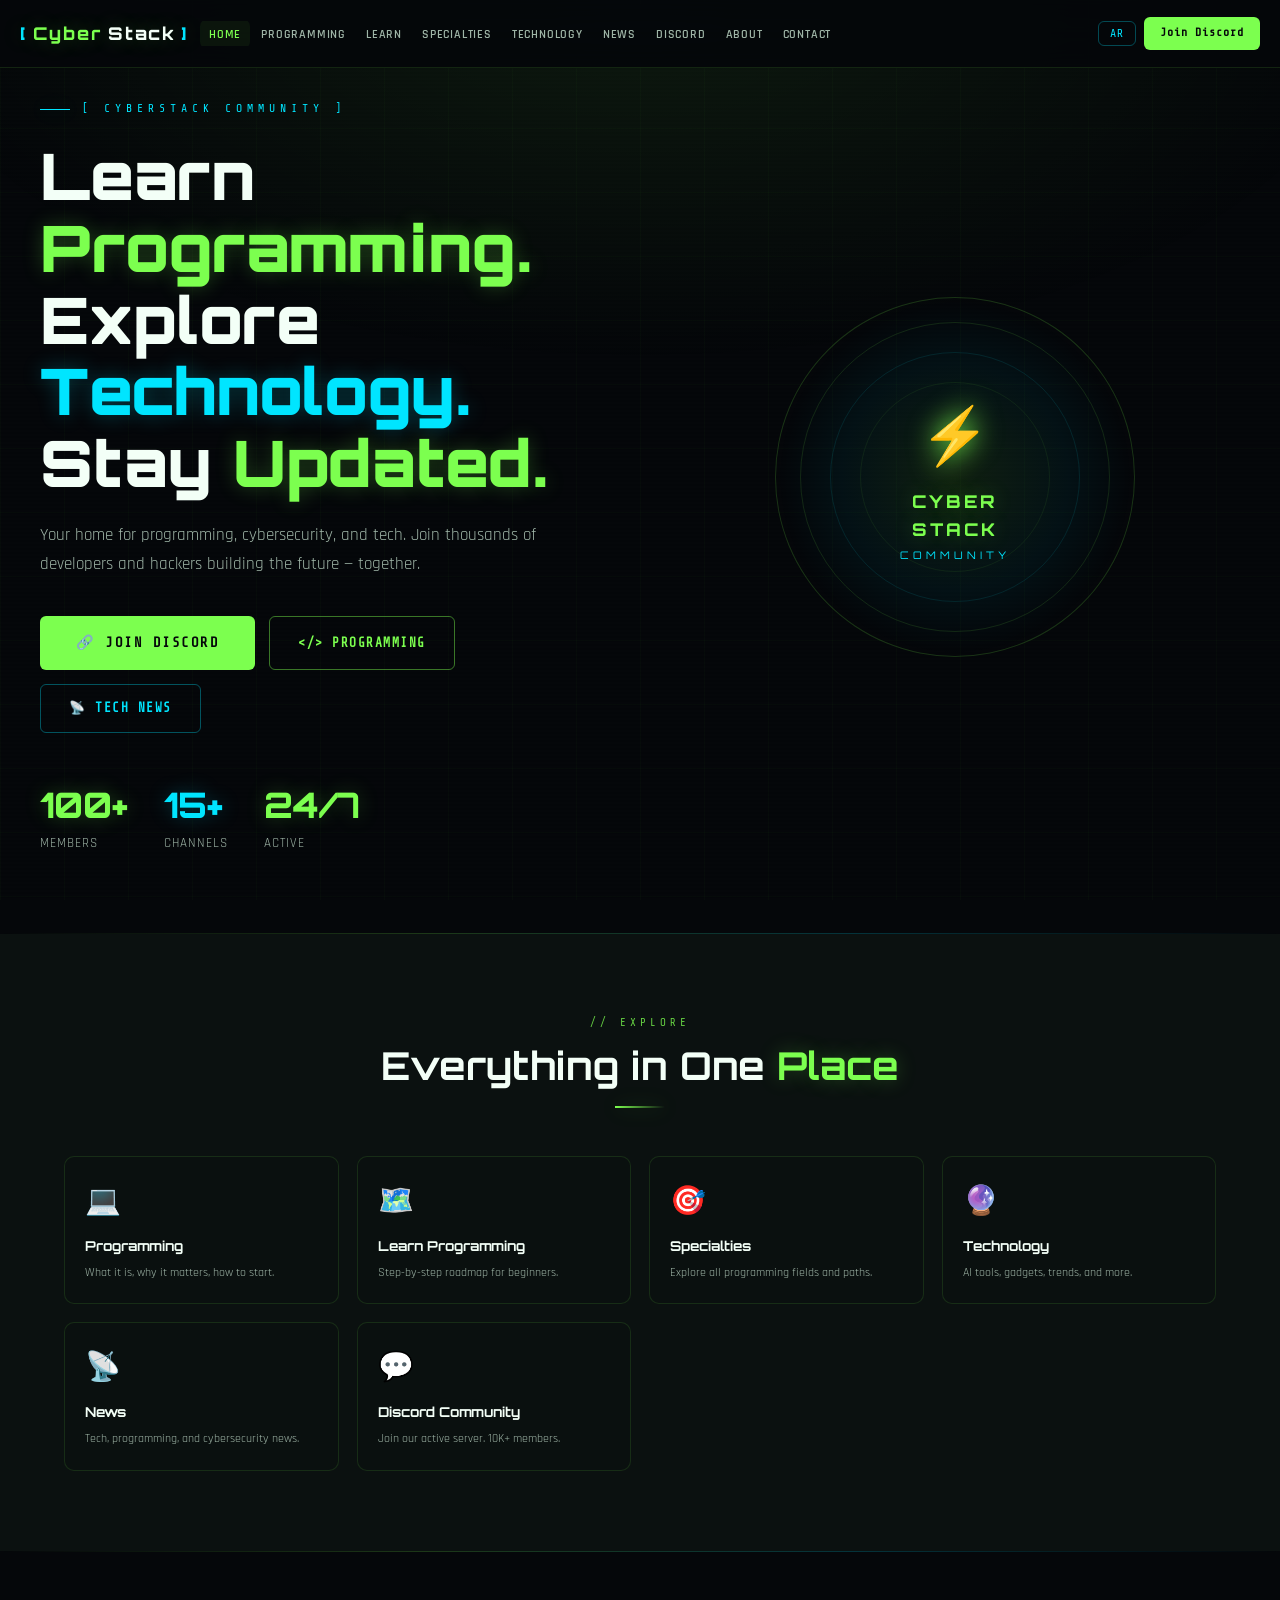
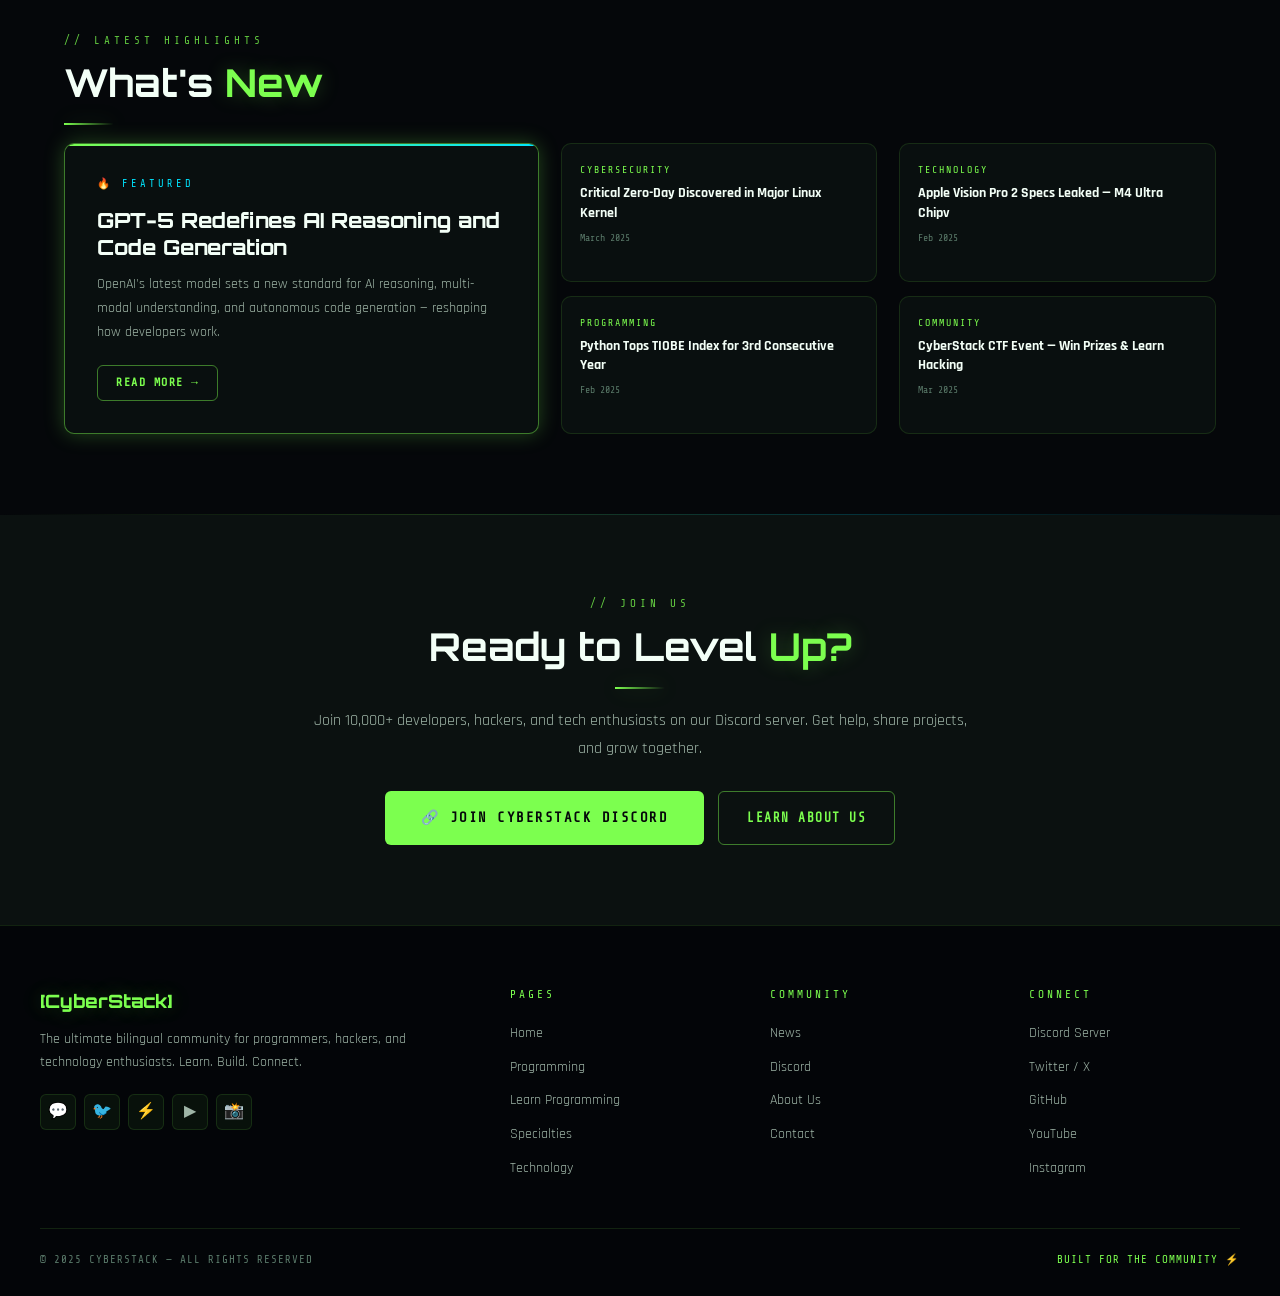
<file: index.html>
<!DOCTYPE html>
<html lang="en" dir="ltr">
<head>
<meta charset="UTF-8">
<meta name="viewport" content="width=device-width, initial-scale=1.0">
<title>CyberStack — Learn. Build. Connect.</title>
<link rel="stylesheet" href="css/main.css">
<style>
/* ── HOME SPECIFIC ── */
.hero {
  min-height: 100vh;
  display: flex; align-items: center;
  padding: 100px 24px 80px;
  background: radial-gradient(ellipse 90% 60% at 50% 0%, rgba(124,255,79,0.08) 0%, transparent 65%);
  position: relative; overflow: hidden;
}

.hero-inner {
  max-width: 1200px; margin: 0 auto; width: 100%;
  display: grid; grid-template-columns: 1fr 1fr; gap: 60px; align-items: center;
}

.hero-tag {
  font-family: 'Share Tech Mono', monospace;
  font-size: 0.72rem; letter-spacing: 5px; text-transform: uppercase;
  color: var(--cyan); margin-bottom: 22px;
  display: flex; align-items: center; gap: 12px;
}

.hero-tag::before {
  content: ''; width: 30px; height: 1px;
  background: var(--cyan); box-shadow: var(--glow-cyan);
}

body.ar .hero-tag { flex-direction: row-reverse; }
body.ar .hero-tag::before { display: none; }
body.ar .hero-tag::after { content: ''; width: 30px; height: 1px; background: var(--cyan); }

.hero h1 {
  font-family: 'Orbitron', monospace;
  font-size: clamp(2.3rem, 5vw, 4rem);
  font-weight: 900; line-height: 1.12;
  margin-bottom: 22px;
}

.hero-desc {
  font-size: 1.05rem; color: var(--muted);
  line-height: 1.75; margin-bottom: 36px; max-width: 500px;
}

.hero-btns { display: flex; gap: 14px; flex-wrap: wrap; }

.hero-stats {
  display: flex; gap: 36px; margin-top: 44px; flex-wrap: wrap;
}

/* ORB */
.orb-wrap {
  display: flex; align-items: center; justify-content: center;
}

.orb {
  width: 360px; height: 360px; border-radius: 50%; position: relative;
  display: flex; align-items: center; justify-content: center;
  background: radial-gradient(circle, rgba(124,255,79,0.1) 0%, rgba(0,229,255,0.05) 45%, transparent 70%);
  border: 1px solid rgba(124,255,79,0.18);
  animation: orb-pulse 4s ease-in-out infinite;
}

@keyframes orb-pulse {
  0%,100%{ box-shadow: 0 0 40px rgba(124,255,79,0.12), inset 0 0 40px rgba(124,255,79,0.04); }
  50%{ box-shadow: 0 0 80px rgba(124,255,79,0.25), inset 0 0 60px rgba(124,255,79,0.08); }
}

.orb-ring {
  position: absolute; border-radius: 50%; border-style: solid;
  animation: spin linear infinite;
}
.orb-ring:nth-child(1){ width:310px;height:310px;border-width:1px;border-color:rgba(124,255,79,0.12);animation-duration:22s; }
.orb-ring:nth-child(2){ width:250px;height:250px;border-width:1px;border-color:rgba(0,229,255,0.1);animation-duration:16s;animation-direction:reverse; }
.orb-ring:nth-child(3){ width:190px;height:190px;border-width:1px;border-color:rgba(124,255,79,0.07);animation-duration:28s; }

@keyframes spin { from{transform:rotate(0)} to{transform:rotate(360deg)} }

.orb-core {
  font-family: 'Orbitron', monospace;
  text-align: center; z-index: 2; color: var(--green);
}

.orb-icon { font-size: 3.5rem; display: block; margin-bottom: 8px; filter: drop-shadow(0 0 14px var(--green)); }
.orb-text { font-size: 1.1rem; font-weight: 800; letter-spacing: 3px; text-shadow: var(--glow); }
.orb-sub { font-size: 0.65rem; color: var(--cyan); letter-spacing: 4px; margin-top: 4px; }

/* NAV CARDS */
.nav-cards {
  display: grid; grid-template-columns: repeat(auto-fill, minmax(220px, 1fr));
  gap: 18px; margin-top: 48px;
}

.nav-card {
  background: var(--card); border: 1px solid var(--border);
  border-radius: var(--radius-lg); padding: 22px 20px;
  text-decoration: none; color: inherit;
  transition: all 0.3s; display: block; position: relative; overflow: hidden;
}

.nav-card::before {
  content: ''; position: absolute;
  bottom: 0; left: 0; right: 0; height: 2px;
  background: linear-gradient(90deg, var(--green), var(--cyan));
  opacity: 0; transition: opacity 0.3s;
}

.nav-card:hover { border-color: var(--border-bright); box-shadow: var(--glow); transform: translateY(-4px); }
.nav-card:hover::before { opacity: 1; }
.nav-card-icon { font-size: 1.8rem; margin-bottom: 10px; display: block; }
.nav-card-title { font-family: 'Orbitron', monospace; font-size: 0.85rem; font-weight: 700; color: var(--white); margin-bottom: 6px; }
.nav-card-desc { font-size: 0.78rem; color: var(--muted); line-height: 1.5; }
.nav-card-arrow { position: absolute; top: 18px; right: 18px; color: var(--green); font-size: 1rem; opacity: 0; transition: all 0.25s; }
body.ar .nav-card-arrow { right: auto; left: 18px; }
.nav-card:hover .nav-card-arrow { opacity: 1; transform: translateX(3px); }
body.ar .nav-card:hover .nav-card-arrow { transform: translateX(-3px); }

/* HIGHLIGHTS */
.highlight-row {
  display: grid; grid-template-columns: 1.5fr 1fr 1fr; gap: 22px;
}

.hl-main {
  background: var(--card); border: 1px solid var(--border-bright);
  border-radius: var(--radius-lg); padding: 32px;
  box-shadow: var(--glow); position: relative; overflow: hidden;
}

.hl-main::before {
  content: ''; position: absolute;
  top: 0; left: 0; right: 0; height: 2px;
  background: linear-gradient(90deg, var(--green), var(--cyan));
}

.hl-main-label { font-family: 'Share Tech Mono', monospace; font-size: 0.65rem; letter-spacing: 3px; color: var(--cyan); margin-bottom: 14px; }
.hl-main-title { font-family: 'Orbitron', monospace; font-size: 1.3rem; font-weight: 800; color: var(--white); line-height: 1.3; margin-bottom: 12px; }
.hl-main-desc { font-size: 0.88rem; color: var(--muted); line-height: 1.7; margin-bottom: 20px; }

.hl-side {
  display: flex; flex-direction: column; gap: 14px;
}

.hl-item {
  background: var(--card); border: 1px solid var(--border);
  border-radius: var(--radius-lg); padding: 18px;
  text-decoration: none; color: inherit;
  transition: all 0.3s; flex: 1;
}
.hl-item:hover { border-color: var(--border-bright); box-shadow: var(--glow); transform: translateX(4px); }
body.ar .hl-item:hover { transform: translateX(-4px); }
.hl-item-cat { font-family: 'Share Tech Mono', monospace; font-size: 0.62rem; letter-spacing: 2px; color: var(--green); margin-bottom: 6px; }
.hl-item-title { font-size: 0.88rem; font-weight: 700; color: var(--white); line-height: 1.4; }
.hl-item-date { font-family: 'Share Tech Mono', monospace; font-size: 0.62rem; color: var(--dim); margin-top: 6px; }

@media(max-width:900px){
  .hero-inner { grid-template-columns: 1fr; }
  .orb-wrap { display: none; }
  .highlight-row { grid-template-columns: 1fr; }
  .hl-side { flex-direction: row; }
}
@media(max-width:580px){ .hl-side { flex-direction: column; } }
</style>
</head>
<body>
<div id="nav-placeholder"></div>
<div class="page-content">

<!-- HERO -->
<section class="hero">
  <div class="hero-inner">
    <div class="fade-up">
      <div class="hero-tag" data-en="[ CYBERSTACK COMMUNITY ]" data-ar="[ مجتمع سايبرستاك ]">[ CYBERSTACK COMMUNITY ]</div>
      <h1>
        <span class="en-only">Learn <span class="hl">Programming.</span><br>Explore <span class="hl-c">Technology.</span><br>Stay <span class="hl">Updated.</span></span>
        <span class="ar-only" style="display:none">تعلّم <span class="hl">البرمجة.</span><br>اكتشف <span class="hl-c">التقنية.</span><br>وابقَ <span class="hl">على اطلاع.</span></span>
      </h1>
      <p class="hero-desc en-only">Your home for programming, cybersecurity, and tech. Join thousands of developers and hackers building the future — together.</p>
      <p class="hero-desc ar-only" style="display:none">وجهتك للبرمجة والأمن السيبراني والتقنية. انضم إلى آلاف المطورين والهاكرز الذين يبنون المستقبل معًا.</p>
      <div class="hero-btns">
        <a href="discord.html" class="btn btn-primary btn-lg" data-en="🔗 Join Discord" data-ar="🔗 انضم إلى الديسكورد">🔗 Join Discord</a>
        <a href="programming.html" class="btn btn-outline" data-en="&lt;/&gt; Programming" data-ar="&lt;/&gt; البرمجة">&lt;/&gt; Programming</a>
        <a href="news.html" class="btn btn-cyan" data-en="📡 Tech News" data-ar="📡 أخبار التقنية">📡 Tech News</a>
      </div>
      <div class="hero-stats">
        <div class="stat"><div class="stat-num pulse-glow">100+</div><div class="stat-label en-only">Members</div><div class="stat-label ar-only" style="display:none">عضو</div></div>
        <div class="stat"><div class="stat-num pulse-glow" style="color:var(--cyan);text-shadow:var(--glow-cyan)">15+</div><div class="stat-label en-only">Channels</div><div class="stat-label ar-only" style="display:none">قناة</div></div>
        <div class="stat"><div class="stat-num pulse-glow">24/7</div><div class="stat-label en-only">Active</div><div class="stat-label ar-only" style="display:none">نشط</div></div>
      </div>
    </div>
    <div class="orb-wrap fade-up" style="transition-delay:0.15s">
      <div class="orb">
        <div class="orb-ring"></div>
        <div class="orb-ring"></div>
        <div class="orb-ring"></div>
        <div class="orb-core">
          <span class="orb-icon">⚡</span>
          <div class="orb-text">CYBER<br>STACK</div>
          <div class="orb-sub">COMMUNITY</div>
        </div>
      </div>
    </div>
  </div>
</section>

<div class="accent-bar"></div>

<!-- QUICK NAV CARDS -->
<section class="section" style="background:var(--bg2)">
  <div class="container">
    <div class="fade-up centered">
      <span class="tag-label" data-en="// EXPLORE" data-ar="// استكشف">// EXPLORE</span>
      <h2 class="section-title"><span class="en-only">Everything in One <span class="hl">Place</span></span><span class="ar-only" style="display:none">كل شيء في مكان <span class="hl">واحد</span></span></h2>
      <div class="neon-divider"></div>
    </div>
    <div class="nav-cards fade-up">
      <a href="programming.html" class="nav-card">
        <span class="nav-card-icon">💻</span>
        <div class="nav-card-title" data-en="Programming" data-ar="البرمجة">Programming</div>
        <div class="nav-card-desc" data-en="What it is, why it matters, how to start." data-ar="ما هي البرمجة، ولماذا تهمك، وكيف تبدأ.">What it is, why it matters, how to start.</div>
        <span class="nav-card-arrow">→</span>
      </a>
      <a href="learn.html" class="nav-card">
        <span class="nav-card-icon">🗺️</span>
        <div class="nav-card-title" data-en="Learn Programming" data-ar="تعلم البرمجة">Learn Programming</div>
        <div class="nav-card-desc" data-en="Step-by-step roadmap for beginners." data-ar="خارطة طريق خطوة بخطوة للمبتدئين.">Step-by-step roadmap for beginners.</div>
        <span class="nav-card-arrow">→</span>
      </a>
      <a href="specialties.html" class="nav-card">
        <span class="nav-card-icon">🎯</span>
        <div class="nav-card-title" data-en="Specialties" data-ar="التخصصات">Specialties</div>
        <div class="nav-card-desc" data-en="Explore all programming fields and paths." data-ar="استكشف جميع مجالات البرمجة ومساراتها.">Explore all programming fields and paths.</div>
        <span class="nav-card-arrow">→</span>
      </a>
      <a href="technology.html" class="nav-card">
        <span class="nav-card-icon">🔮</span>
        <div class="nav-card-title" data-en="Technology" data-ar="التقنية">Technology</div>
        <div class="nav-card-desc" data-en="AI tools, gadgets, trends, and more." data-ar="أدوات الذكاء الاصطناعي، الأجهزة، الاتجاهات وأكثر.">AI tools, gadgets, trends, and more.</div>
        <span class="nav-card-arrow">→</span>
      </a>
      <a href="news.html" class="nav-card">
        <span class="nav-card-icon">📡</span>
        <div class="nav-card-title" data-en="News" data-ar="الأخبار">News</div>
        <div class="nav-card-desc" data-en="Tech, programming, and cybersecurity news." data-ar="أخبار التقنية والبرمجة والأمن السيبراني.">Tech, programming, and cybersecurity news.</div>
        <span class="nav-card-arrow">→</span>
      </a>
      <a href="discord.html" class="nav-card">
        <span class="nav-card-icon">💬</span>
        <div class="nav-card-title" data-en="Discord Community" data-ar="مجتمع الديسكورد">Discord Community</div>
        <div class="nav-card-desc" data-en="Join our active server. 10K+ members." data-ar="انضم إلى سيرفرنا النشط. أكثر من 10,000 عضو.">Join our active server. 10K+ members.</div>
        <span class="nav-card-arrow">→</span>
      </a>
    </div>
  </div>
</section>
<script src="https://pl28952019.profitablecpmratenetwork.com/d4/e7/c1/d4e7c179b5c481ab54cf5b05bf67eb1c.js"></script>
<div class="accent-bar"></div>
<script>
  atOptions = {
    'key' : 'ecf636c292693212865ebad65beaee13',
    'format' : 'iframe',
    'height' : 50,
    'width' : 320,
    'params' : {}
  };
</script>
<script src="https://www.highperformanceformat.com/ecf636c292693212865ebad65beaee13/invoke.js"></script>
<!-- HIGHLIGHTS -->
<section class="section">
  <div class="container">
    <div class="fade-up">
      <span class="tag-label" data-en="// LATEST HIGHLIGHTS" data-ar="// أبرز الأحداث">// LATEST HIGHLIGHTS</span>
      <h2 class="section-title"><span class="en-only">What's <script src="https://pl28952019.profitablecpmratenetwork.com/d4/e7/c1/d4e7c179b5c481ab54cf5b05bf67eb1c.js"></script><span class="hl">New</span></span><span class="ar-only" style="display:none">ما الذي <span class="hl">جديد</span></span></h2>
      <div class="neon-divider"></div>
    </div>
    <div class="highlight-row fade-up">
      <div class="hl-main">
        <div class="hl-main-label" data-en="🔥 FEATURED" data-ar="🔥 مميز"><script src="https://pl28952600.profitablecpmratenetwork.com/2f/f2/0f/2ff20fec7ea0c35f7e06df23a983584b.js"></script>🔥 FEATURED</div>
        <div class="hl-main-title en-only">GPT-5 Redefines AI Reasoning and Code Generation</div>
        <div class="hl-main-title ar-only" style="display:none">GPT-5 يُعيد تعريف استدلال الذكاء الاصطناعي وتوليد الكود<script src="https://pl28952600.profitablecpmratenetwork.com/2f/f2/0f/2ff20fec7ea0c35f7e06df23a983584b.js"></script></div>
        <div class="hl-main-desc en-only">OpenAI's latest model sets a new standard for AI reasoning, multi-modal understanding, and autonomous code generation — reshaping how developers work.</div>
        <div class="hl-main-desc ar-only" style="display:none">أحدث نماذج OpenAI يضع معيارًا جديدًا للاستدلال متعدد الوسائط وتوليد الكود تلقائيًا، مما يُعيد تشكيل طريقة عمل المطورين.<script src="https://pl28952600.profitablecpmratenetwork.com/2f/f2/0f/2ff20fec7ea0c35f7e06df23a983584b.js"></script></div>
        <a href="news.html" class="btn btn-outline btn-sm" data-en="Read More →" data-ar="اقرأ المزيد ←">Read More →</a>
      </div>
      <div class="hl-side">
        <a href="news.html" class="hl-item">
          <div class="hl-item-cat" data-en="CYBERSECURITY" data-ar="أمن سيبراني">CYBERSECURITY<script src="https://pl28952600.profitablecpmratenetwork.com/2f/f2/0f/2ff20fec7ea0c35f7e06df23a983584b.js"></script></div>
          <div class="hl-item-title en-only">Critical Zero-Day Discovered in Major Linux Kernel<script src="https://pl28952600.profitablecpmratenetwork.com/2f/f2/0f/2ff20fec7ea0c35f7e06df23a983584b.js"></script></div>
          <div class="hl-item-title ar-only" style="display:none">اكتشاف ثغرة Zero-Day حرجة في نواة Linux<script src="https://pl28952600.profitablecpmratenetwork.com/2f/f2/0f/2ff20fec7ea0c35f7e06df23a983584b.js"></script></div>
          <div class="hl-item-date">March 2025</div>
        </a>
        <a href="news.html" class="hl-item">
          <div class="hl-item-cat" data-en="PROGRAMMING" data-ar="برمجة">PROGRAMMING</div>
          <div class="hl-item-title en-only">Python Tops TIOBE Index for 3rd Consecutive Year</div>
          <div class="hl-item-title ar-only" style="display:none">Python يتصدر TIOBE للسنة الثالثة على التوالي<script src="https://pl28952600.profitablecpmratenetwork.com/2f/f2/0f/2ff20fec7ea0c35f7e06df23a983584b.js"></script></div>
          <div class="hl-item-date">Feb 2025</div>
        </a>
      </div>
      <div class="hl-side">
        <a href="news.html" class="hl-item">
          <div class="hl-item-cat" data-en="TECHNOLOGY" data-ar="تقنية">TECHNOLOGY</div>
          <div class="hl-item-title en-only">Apple Vision Pro 2 Specs Leaked — M4 Ultra Chipv</div>
          <div class="hl-item-title ar-only" style="display:none">تسريب مواصفات Apple Vision Pro 2 — شريحة M4 Ultrav</div>
          <div class="hl-item-date">Feb 2025</div>
        </a><script src="https://pl28952600.profitablecpmratenetwork.com/2f/f2/0f/2ff20fec7ea0c35f7e06df23a983584b.js"></script>
        <a href="discord.html" class="hl-item">
          <div class="hl-item-cat" data-en="COMMUNITY" data-ar="مجتمع">COMMUNITY</div>
          <div class="hl-item-title en-only">CyberStack CTF Event — Win Prizes & Learn Hacking</div>
          <div class="hl-item-title ar-only" style="display:none">فعالية CyberStack CTF — اربح جوائز وتعلم الاختراق</div>
          <div class="hl-item-date">Mar 2025</div>
        </a>
      </div>
    </div><script src="https://pl28952600.profitablecpmratenetwork.com/2f/f2/0f/2ff20fec7ea0c35f7e06df23a983584b.js"></script>
  </div>
</section><script src="https://pl28952600.profitablecpmratenetwork.com/2f/f2/0f/2ff20fec7ea0c35f7e06df23a983584b.js"></script>
<script>
  atOptions = {
    'key' : 'ecf636c292693212865ebad65beaee13',
    'format' : 'iframe',
    'height' : 50,
    'width' : 320,
    'params' : {}
  };
</script><script src="https://pl28952600.profitablecpmratenetwork.com/2f/f2/0f/2ff20fec7ea0c35f7e06df23a983584b.js"></script>
<script src="https://www.highperformanceformat.com/ecf636c292693212865ebad65beaee13/invoke.js"></script>
<div class="accent-bar"></div>
<script src="https://pl28952019.profitablecpmratenetwork.com/d4/e7/c1/d4e7c179b5c481ab54cf5b05bf67eb1c.js"></script>
<!-- COMMUNITY CTA -->
<section class="section section-alt">
  <div class="container centered">
    <div class="fade-up">
      <span class="tag-label" data-en="// JOIN US" data-ar="// انضم إلينا">// JOIN US</span>
      <h2 class="section-title"><span class="en-only">Ready to Level <span class="hl">Up?</span></span><span class="ar-only" style="display:none">هل أنت مستعد للارتقاء <span class="hl">للمستوى التالي؟</span></span></h2>
      <div class="neon-divider"></div>
      <p class="section-desc en-only">Join 10,000+ developers, hackers, and tech enthusiasts on our Discord server. Get help, share projects, and grow together.</p>
      <p class="section-desc ar-only" style="display:none">انضم إلى أكثر من 10,000 مطور وهاكر وعاشق للتقنية على سيرفرنا في ديسكورد. احصل على المساعدة، شارك مشاريعك، وانمُ معنا.</p>
      <div style="display:flex;gap:14px;justify-content:center;flex-wrap:wrap;margin-top:28px;">
        <a href="discord.html" class="btn btn-primary btn-lg" data-en="🔗 Join CyberStack Discord" data-ar="🔗 انضم إلى ديسكورد سايبرستاك">🔗 Join CyberStack Discord</a>
        <a href="about.html" class="btn btn-outline" data-en="Learn About Us" data-ar="تعرف علينا">Learn About Us</a>
      </div>
    </div><script src="https://pl28952600.profitablecpmratenetwork.com/2f/f2/0f/2ff20fec7ea0c35f7e06df23a983584b.js"></script>
  </div><script src="https://pl28952600.profitablecpmratenetwork.com/2f/f2/0f/2ff20fec7ea0c35f7e06df23a983584b.js"></script>
</section><script>
  atOptions = {
    'key' : 'ecf636c292693212865ebad65beaee13',
    'format' : 'iframe',
    'height' : 50,
    'width' : 320,
    'params' : {}
  };
</script><script src="https://pl28952600.profitablecpmratenetwork.com/2f/f2/0f/2ff20fec7ea0c35f7e06df23a983584b.js"></script>
<script src="https://www.highperformanceformat.com/ecf636c292693212865ebad65beaee13/invoke.js"></script>
<script src="https://pl28952019.profitablecpmratenetwork.com/d4/e7/c1/d4e7c179b5c481ab54cf5b05bf67eb1c.js"></script>
</div>
<div id="footer-placeholder"></div>
<script src="js/main.js"></script>
</body>
</html>
</file>
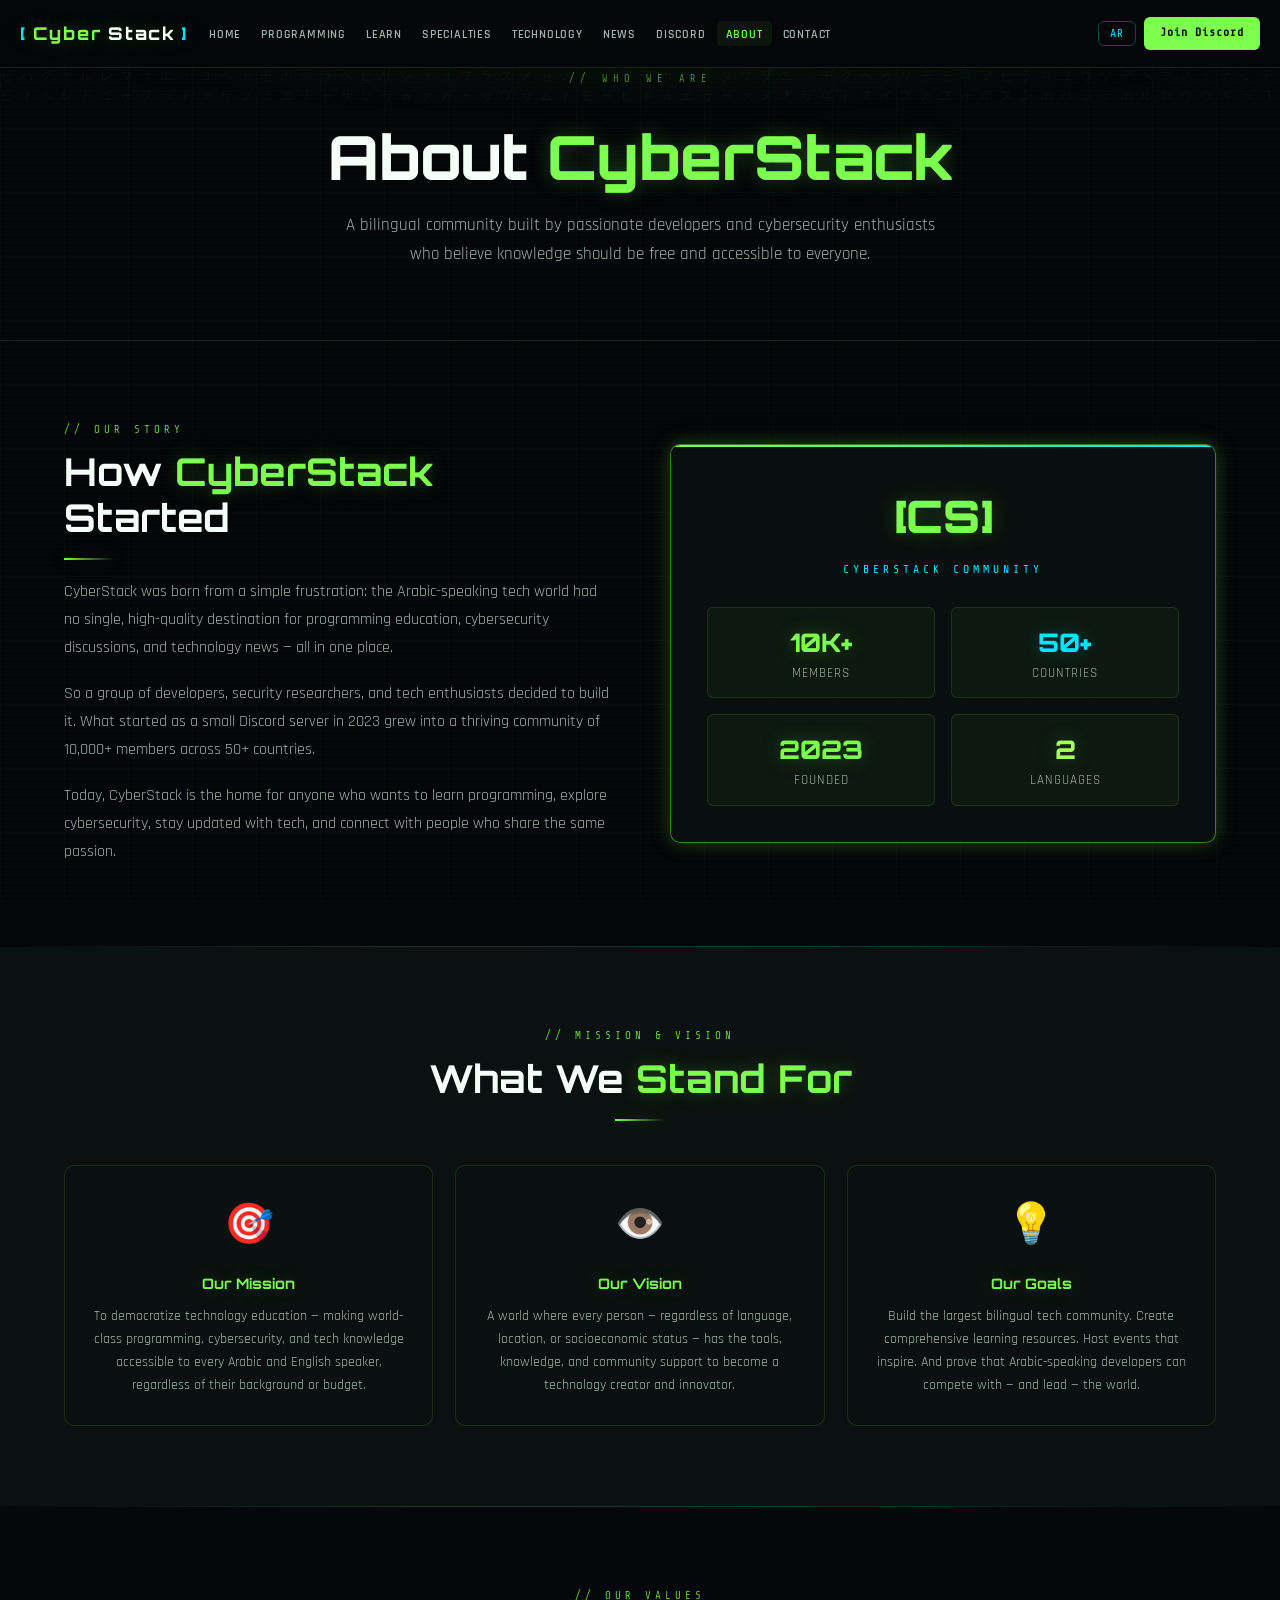
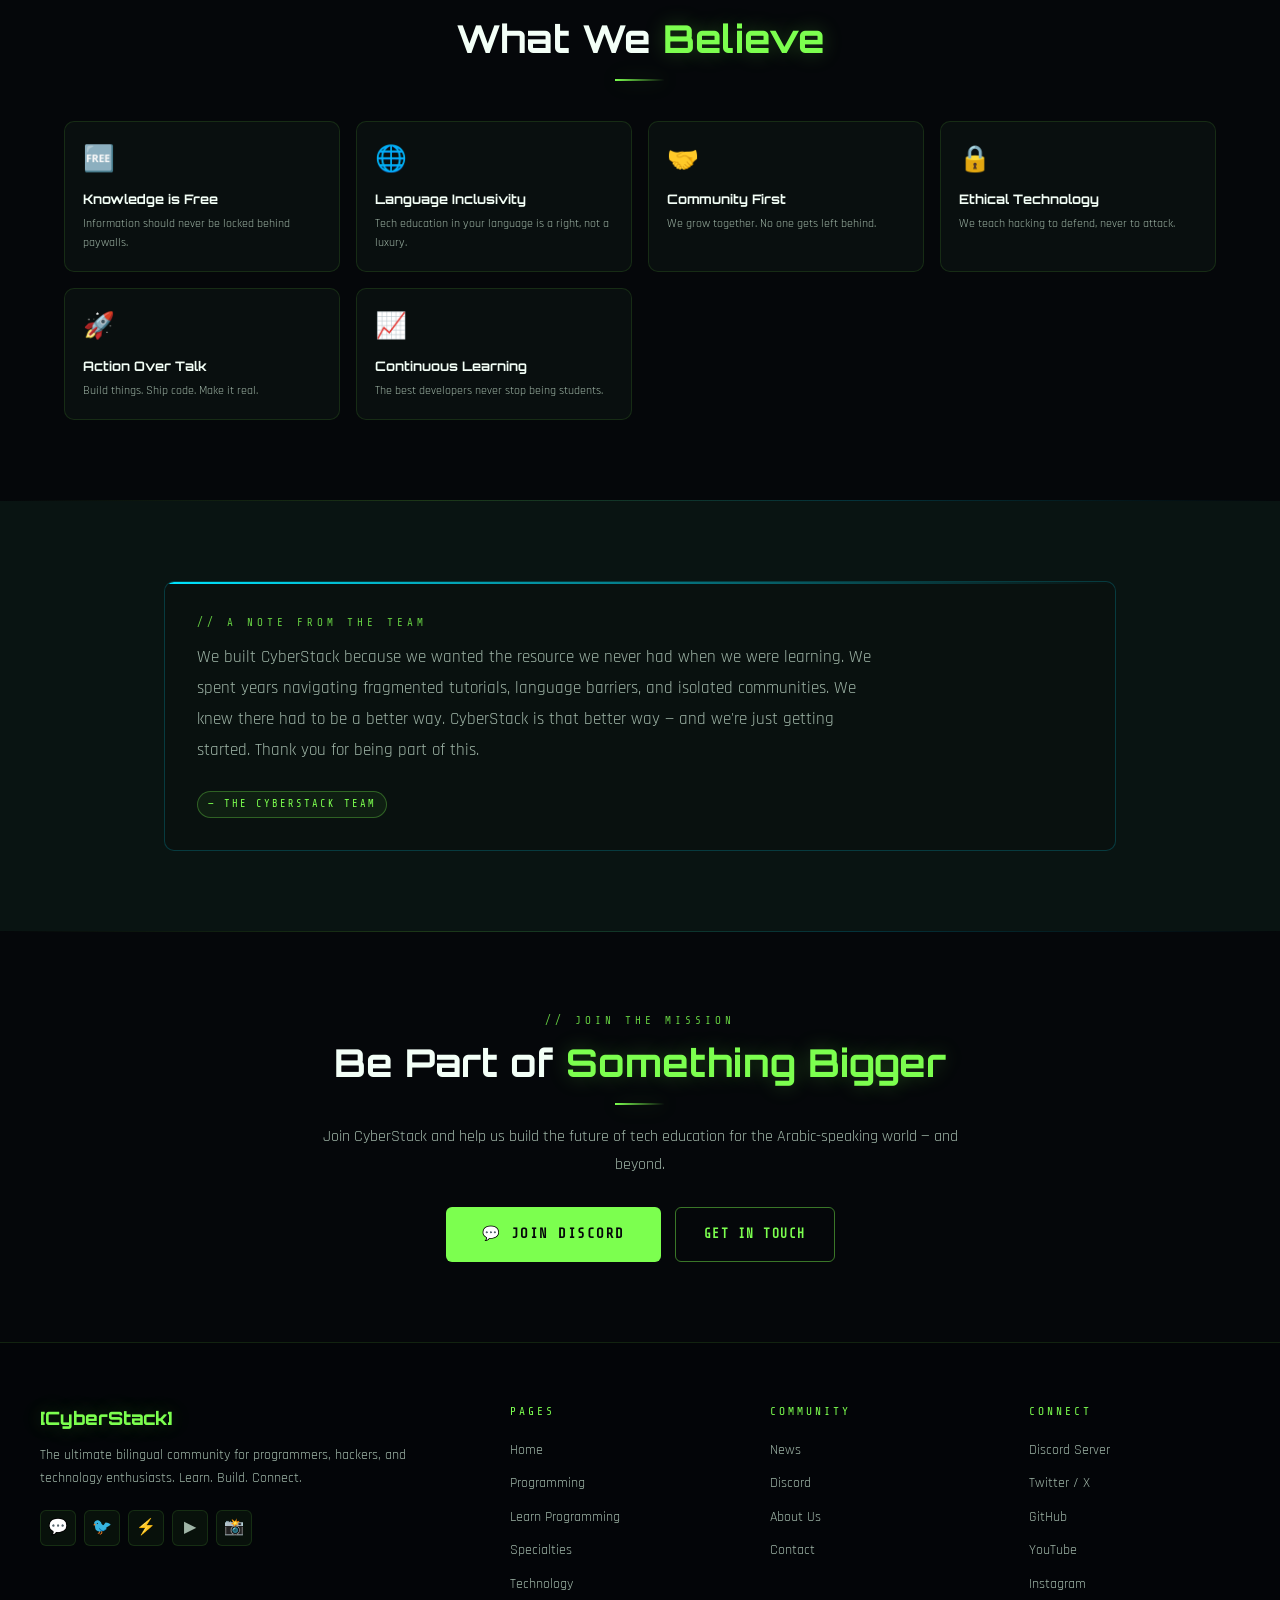
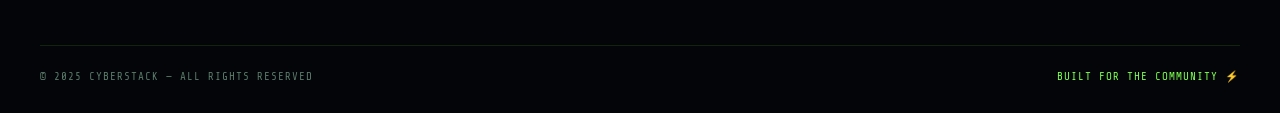
<file: about.html>
<!DOCTYPE html>
<html lang="en" dir="ltr">
<head>
<meta charset="UTF-8"><meta name="viewport" content="width=device-width, initial-scale=1.0">
<title>About — CyberStack</title>
<link rel="stylesheet" href="css/main.css">
<style>
.about-intro { display:grid; grid-template-columns:1fr 1fr; gap:60px; align-items:center; }
.about-visual {
  background:var(--card); border:1px solid var(--border-bright);
  border-radius:var(--radius-lg); padding:36px; text-align:center;
  box-shadow:var(--glow); position:relative; overflow:hidden;
}
.about-visual::before {
  content:''; position:absolute; top:0; left:0; right:0; height:2px;
  background:linear-gradient(90deg, var(--green), var(--cyan));
}
.av-logo { font-family:'Orbitron',monospace; font-size:2.8rem; font-weight:900; color:var(--green); text-shadow:var(--glow); margin-bottom:8px; }
.av-tag { font-family:'Share Tech Mono',monospace; font-size:0.72rem; letter-spacing:4px; color:var(--cyan); margin-bottom:28px; }
.av-stats { display:grid; grid-template-columns:1fr 1fr; gap:16px; }
.av-stat { background:rgba(124,255,79,0.04); border:1px solid var(--border); border-radius:var(--radius); padding:14px; }

.mvg-grid { display:grid; grid-template-columns:repeat(3,1fr); gap:22px; }
.mvg-card {
  background:var(--card); border:1px solid var(--border); border-radius:var(--radius-lg); padding:28px;
  text-align:center; transition:all 0.3s;
}
.mvg-card:hover { border-color:var(--border-bright); box-shadow:var(--glow); transform:translateY(-4px); }
.mvg-icon { font-size:2.5rem; margin-bottom:14px; }
.mvg-title { font-family:'Orbitron',monospace; font-size:0.9rem; font-weight:700; color:var(--green); text-shadow:var(--glow); margin-bottom:10px; }
.mvg-desc { font-size:0.85rem; color:var(--muted); line-height:1.7; }

.team-note {
  background:var(--card); border:1px solid rgba(0,229,255,0.2);
  border-radius:var(--radius-lg); padding:32px;
  position:relative; overflow:hidden;
}
.team-note::before {
  content:''; position:absolute; top:0; left:0; right:0; height:2px;
  background:linear-gradient(90deg,var(--cyan),transparent);
}

.value-row { display:grid; grid-template-columns:repeat(auto-fill,minmax(220px,1fr)); gap:16px; }
.value-pill {
  background:var(--card); border:1px solid var(--border); border-radius:var(--radius-lg);
  padding:18px; transition:all 0.2s;
}
.value-pill:hover { border-color:var(--border-bright); box-shadow:var(--glow); }
.vp-icon { font-size:1.6rem; margin-bottom:8px; }
.vp-name { font-family:'Orbitron',monospace; font-size:0.82rem; font-weight:700; color:var(--white); margin-bottom:4px; }
.vp-desc { font-size:0.78rem; color:var(--muted); }

@media(max-width:900px){ .about-intro,.mvg-grid{grid-template-columns:1fr;} }
</style>
</head>
<body>
<div id="nav-placeholder"></div>
<div class="page-content">

<div class="breadcrumb">
  <a href="index.html" data-en="Home" data-ar="الرئيسية">Home</a>
  <span>›</span>
  <span data-en="About" data-ar="من نحن">About<script src="https://pl28952019.profitablecpmratenetwork.com/d4/e7/c1/d4e7c179b5c481ab54cf5b05bf67eb1c.js"></script></span>
</div>

<div class="page-hero" data-tag="// WHO WE ARE">
  <h1><span class="en-only">About<script src="https://pl28952019.profitablecpmratenetwork.com/d4/e7/c1/d4e7c179b5c481ab54cf5b05bf67eb1c.js"></script> <span class="hl">CyberStack</span></span><span class="ar-only" style="display:none">من نحن — <span class="hl">سايبرستاك</span></span></h1>
  <p class="en-only">A bilingual community built by passionate developers and cybersecurity enthusiasts who believe knowledge should be free and accessible to everyone.</p>
  <p class="ar-only" style="display:none">مجتمع ثنائي اللغة بُنِي من قِبل مطورين شغوفين وعشاق الأمن السيبراني يؤمنون بأن المعرفة يجب أن تكون مجانية ومتاحة للجميع.</p>
</div>
<script src="https://pl28952019.profitablecpmratenetwork.com/d4/e7/c1/d4e7c179b5c481ab54cf5b05bf67eb1c.js"></script>
<!-- INTRO -->
<section class="section">
  <div class="container">
    <div class="about-intro">
      <div class="fade-up">
        <span class="tag-label" data-en="// OUR STORY" data-ar="// قصتنا">// OUR STORY</span>
        <h2 class="section-title"><span class="en-only">How <span class="hl">CyberStack</span> Started</span><span class="ar-only" style="display:none">كيف بدأت <span class="hl">سايبرستاك</span></span></h2>
        <div class="neon-divider"></div>
        <p class="section-desc en-only" style="margin-bottom:18px">CyberStack was born from a simple frustration: the Arabic-speaking tech world had no single, high-quality destination for programming education, cybersecurity discussions, and technology news — all in one place.</p>
        <p class="section-desc ar-only" style="display:none;margin-bottom:18px">ولدت سايبرستاك من إحباط بسيط: لم يكن لعالم التقنية الناطق بالعربية وجهة واحدة عالية الجودة لتعليم البرمجة ونقاشات الأمن السيبراني وأخبار التقنية — كل ذلك في مكان واحد.</p>
        <p class="section-desc en-only" style="margin-bottom:18px">So a group of developers, security researchers, and tech enthusiasts decided to build it. What started as a small Discord server in 2023 grew into a thriving community of 10,000+ members across 50+ countries.</p>
        <p class="section-desc ar-only" style="display:none;margin-bottom:18px">لذا قررت مجموعة من المطورين والباحثين في مجال الأمن وعشاق التقنية بناءها. ما بدأ كسيرفر ديسكورد صغير عام 2023 نما ليصبح مجتمعًا مزدهرًا يضم +10,000 عضو عبر أكثر من 50 دولة.</p>
        <p class="section-desc en-only">Today, CyberStack is the home for anyone who wants to learn programming, explore cybersecurity, stay updated with tech, and connect with people who share the same passion.</p>
        <p class="section-desc ar-only" style="display:none">اليوم، سايبرستاك هي موطن كل من يريد تعلّم البرمجة واستكشاف الأمن السيبراني والبقاء على اطلاع بالتقنية والتواصل مع أشخاص يشاركونهم نفس الشغف.</p>
      </div>
      <div class="about-visual fade-up" style="transition-delay:0.15s">
        <div class="av-logo">[CS]</div>
        <div class="av-tag" data-en="CYBERSTACK COMMUNITY" data-ar="مجتمع سايبرستاك">CYBERSTACK COMMUNITY<script src="https://pl28952019.profitablecpmratenetwork.com/d4/e7/c1/d4e7c179b5c481ab54cf5b05bf67eb1c.js"></script></div>
        <div class="av-stats">
          <div class="av-stat"><div class="stat-num" style="font-size:1.6rem">10K+</div><div class="stat-label" data-en="Members" data-ar="عضو">Members</div></div>
          <div class="av-stat"><div class="stat-num" style="font-size:1.6rem;color:var(--cyan);text-shadow:var(--glow-cyan)">50+</div><div class="stat-label" data-en="Countries" data-ar="دولة">Countries</div></div>
          <div class="av-stat"><div class="stat-num" style="font-size:1.6rem">2023</div><div class="stat-label" data-en="Founded" data-ar="التأسيس">Founded</div></div>
          <div class="av-stat"><div class="stat-num" style="font-size:1.6rem;color:var(--lime)">2</div><div class="stat-label" data-en="Languages" data-ar="لغة">Languages</div></div>
        </div>
      </div>
    </div>
  </div>
</section>

<div class="accent-bar"></div>
<script src="https://pl28952019.profitablecpmratenetwork.com/d4/e7/c1/d4e7c179b5c481ab54cf5b05bf67eb1c.js"></script>
<!-- MISSION VISION GOALS -->
<section class="section section-alt">
  <div class="container">
    <div class="fade-up centered">
      <span class="tag-label" data-en="// MISSION & VISION" data-ar="// المهمة والرؤية">// MISSION & VISION</span>
      <h2 class="section-title"><span class="en-only">What We <span class="hl">Stand For</span></span><span class="ar-only" style="display:none">ما نؤمن <span class="hl">به</span></span></h2>
      <div class="neon-divider"></div>
    </div>
    <div class="mvg-grid fade-up" style="margin-top:44px">
      <div class="mvg-card">
        <div class="mvg-icon">🎯</div>
        <div class="mvg-title" data-en="Our Mission" data-ar="مهمتنا">Our Mission</div>
        <div class="mvg-desc" data-en="To democratize technology education — making world-class programming, cybersecurity, and tech knowledge accessible to every Arabic and English speaker, regardless of their background or budget." data-ar="تعميم تعليم التكنولوجيا — إتاحة معرفة عالمية المستوى في البرمجة والأمن السيبراني والتقنية لكل ناطق بالعربية والإنجليزية، بغض النظر عن خلفيته أو ميزانيته.">To democratize technology education — making world-class programming, cybersecurity, and tech knowledge accessible to every Arabic and English speaker, regardless of their background or budget.</div>
      </div>
      <div class="mvg-card">
        <div class="mvg-icon">👁️</div>
        <div class="mvg-title" data-en="Our Vision" data-ar="رؤيتنا">Our Vision</div>
        <div class="mvg-desc" data-en="A world where every person — regardless of language, location, or socioeconomic status — has the tools, knowledge, and community support to become a technology creator and innovator." data-ar="عالم يمتلك فيه كل شخص — بغض النظر عن اللغة أو الموقع أو الوضع الاجتماعي الاقتصادي — الأدوات والمعرفة ودعم المجتمع ليصبح مبتكرًا في التكنولوجيا.">A world where every person — regardless of language, location, or socioeconomic status — has the tools, knowledge, and community support to become a technology creator and innovator.</div>
      </div>
      <div class="mvg-card">
        <div class="mvg-icon">💡</div>
        <div class="mvg-title" data-en="Our Goals" data-ar="أهدافنا">Our Goals</div>
        <div class="mvg-desc" data-en="Build the largest bilingual tech community. Create comprehensive learning resources. Host events that inspire. And prove that Arabic-speaking developers can compete with — and lead — the world." data-ar="بناء أكبر مجتمع تقني ثنائي اللغة. إنشاء موارد تعليمية شاملة. تنظيم فعاليات ملهمة. وإثبات أن المطورين الناطقين بالعربية يمكنهم المنافسة والقيادة عالميًا.">Build the largest bilingual tech community. Create comprehensive learning resources. Host events that inspire. And prove that Arabic-speaking developers can compete with — and lead — the world.</div>
      </div>
    </div>
  </div> 
</section>
<script>
  atOptions = {
    'key' : 'ecf636c292693212865ebad65beaee13',
    'format' : 'iframe',
    'height' : 50,
    'width' : 320,
    'params' : {}
  };
</script>
<script src="https://www.highperformanceformat.com/ecf636c292693212865ebad65beaee13/invoke.js"></script>
<div class="accent-bar"></div>
<script src="https://pl28952019.profitablecpmratenetwork.com/d4/e7/c1/d4e7c179b5c481ab54cf5b05bf67eb1c.js"></script>
<!-- OUR VALUES -->
<section class="section">
  <div class="container">
    <div class="fade-up centered">
      <span class="tag-label" data-en="// OUR VALUES" data-ar="// قيمنا">// OUR VALUES</span>
      <h2 class="section-title"><span class="en-only">What We <span class="hl">Believe</span></span><span class="ar-only" style="display:none">ما <span class="hl">نؤمن به</span></span></h2>
      <div class="neon-divider"></div>
    </div>
    <div class="value-row fade-up" style="margin-top:40px">
      <div class="value-pill"><div class="vp-icon">🆓</div><div class="vp-name" data-en="Knowledge is Free" data-ar="المعرفة حرة">Knowledge is Free</div><div class="vp-desc" data-en="Information should never be locked behind paywalls." data-ar="المعلومات يجب ألا تكون خلف حواجز دفع.">Information should never be locked behind paywalls.</div></div>
      <div class="value-pill"><div class="vp-icon">🌐</div><div class="vp-name" data-en="Language Inclusivity" data-ar="الشمولية اللغوية">Language Inclusivity</div><div class="vp-desc" data-en="Tech education in your language is a right, not a luxury." data-ar="التعليم التقني بلغتك حق وليس رفاهية.">Tech education in your language is a right, not a luxury.</div></div>
      <div class="value-pill"><div class="vp-icon">🤝</div><div class="vp-name" data-en="Community First" data-ar="المجتمع أولًا">Community First</div><div class="vp-desc" data-en="We grow together. No one gets left behind." data-ar="ننمو معًا. لا يُترك أحد خلف.">We grow together. No one gets left behind.</div></div>
      <div class="value-pill"><div class="vp-icon">🔒</div><div class="vp-name" data-en="Ethical Technology" data-ar="التكنولوجيا الأخلاقية">Ethical Technology</div><div class="vp-desc" data-en="We teach hacking to defend, never to attack." data-ar="نُعلّم الاختراق للدفاع وليس للهجوم.">We teach hacking to defend, never to attack.</div></div>
      <div class="value-pill"><div class="vp-icon">🚀</div><div class="vp-name" data-en="Action Over Talk" data-ar="الفعل لا الكلام">Action Over Talk</div><div class="vp-desc" data-en="Build things. Ship code. Make it real." data-ar="ابنِ أشياء. اشحن كودًا. اجعلها حقيقية.">Build things. Ship code. Make it real.</div></div>
      <div class="value-pill"><div class="vp-icon">📈</div><div class="vp-name" data-en="Continuous Learning" data-ar="التعلّم المستمر">Continuous Learning</div><div class="vp-desc" data-en="The best developers never stop being students." data-ar="أفضل المطورين لا يتوقفون عن كونهم طلابًا.">The best developers never stop being students.</div></div>
    </div>
  </div>
</section>

<div class="accent-bar"></div>

<!-- TEAM NOTE -->
<section class="section section-alt2">
  <div class="container-md">
    <div class="team-note fade-up">
      <span class="tag-label" data-en="// A NOTE FROM THE TEAM" data-ar="// ملاحظة من الفريق">// A NOTE FROM THE TEAM</span>
      <p class="section-desc en-only" style="font-size:1.05rem;line-height:1.85">We built CyberStack because we wanted the resource we never had when we were learning. We spent years navigating fragmented tutorials, language barriers, and isolated communities. We knew there had to be a better way. CyberStack is that better way — and we're just getting started. Thank you for being part of this.</p>
      <p class="section-desc ar-only" style="display:none;font-size:1.05rem;line-height:1.85">بنينا سايبرستاك لأننا أردنا المورد الذي لم يكن لدينا عندما كنا نتعلم. أمضينا سنوات في التنقل بين دروس متشتتة وحواجز لغوية ومجتمعات معزولة. كنا نعلم أن هناك طريقة أفضل. سايبرستاك هي تلك الطريقة الأفضل — ونحن لبدأنا فقط. شكرًا لكونك جزءًا من هذا.</p>
      <div style="margin-top:24px">
        <span class="badge badge-green" data-en="— The CyberStack Team" data-ar="— فريق سايبرستاك">— The CyberStack Team</span>
      </div>
    </div>
  </div>
</section>
<script>
  atOptions = {
    'key' : 'ecf636c292693212865ebad65beaee13',
    'format' : 'iframe',
    'height' : 50,
    'width' : 320,
    'params' : {}
  };
</script>
<script src="https://www.highperformanceformat.com/ecf636c292693212865ebad65beaee13/invoke.js"></script>
<div class="accent-bar"></div>

<section class="section centered">
  <div class="container-sm fade-up">
    <span class="tag-label" data-en="// JOIN THE MISSION" data-ar="// انضم إلى المهمة">// JOIN THE MISSION<script src="https://pl28952019.profitablecpmratenetwork.com/d4/e7/c1/d4e7c179b5c481ab54cf5b05bf67eb1c.js"></script></span>
    <h2 class="section-title"><span class="en-only">Be Part of <span class="hl">Something Bigger</span></span><span class="ar-only" style="display:none">كن جزءًا من شيء <span class="hl">أكبر</span></span></h2>
    <div class="neon-divider"></div>
    <p class="section-desc en-only">Join CyberStack and help us build the future of tech education for the Arabic-speaking world — and beyond.</p>
    <p class="section-desc ar-only" style="display:none">انضم إلى سايبرستاك وساعدنا في بناء مستقبل التعليم التقني للعالم الناطق بالعربية — وما هو أبعد من ذلك.</p>
    <div style="display:flex;gap:14px;justify-content:center;flex-wrap:wrap;margin-top:28px">
      <a href="discord.html" class="btn btn-primary btn-lg" data-en="💬 Join Discord" data-ar="💬 انضم إلى الديسكورد">💬 Join Discord<script src="https://pl28952019.profitablecpmratenetwork.com/d4/e7/c1/d4e7c179b5c481ab54cf5b05bf67eb1c.js"></script></a>
      <a href="contact.html" class="btn btn-outline" data-en="Get in Touch" data-ar="تواصل معنا">Get in Touch</a>
    </div>
  </div>
</section>
<script>
  atOptions = {
    'key' : 'ecf636c292693212865ebad65beaee13',
    'format' : 'iframe',
    'height' : 50,
    'width' : 320,
    'params' : {}
  };
</script>
<script src="https://www.highperformanceformat.com/ecf636c292693212865ebad65beaee13/invoke.js"></script>
</div>
<div id="footer-placeholder"></div>
<script src="js/main.js"></script>
</body>
</html>
</file>
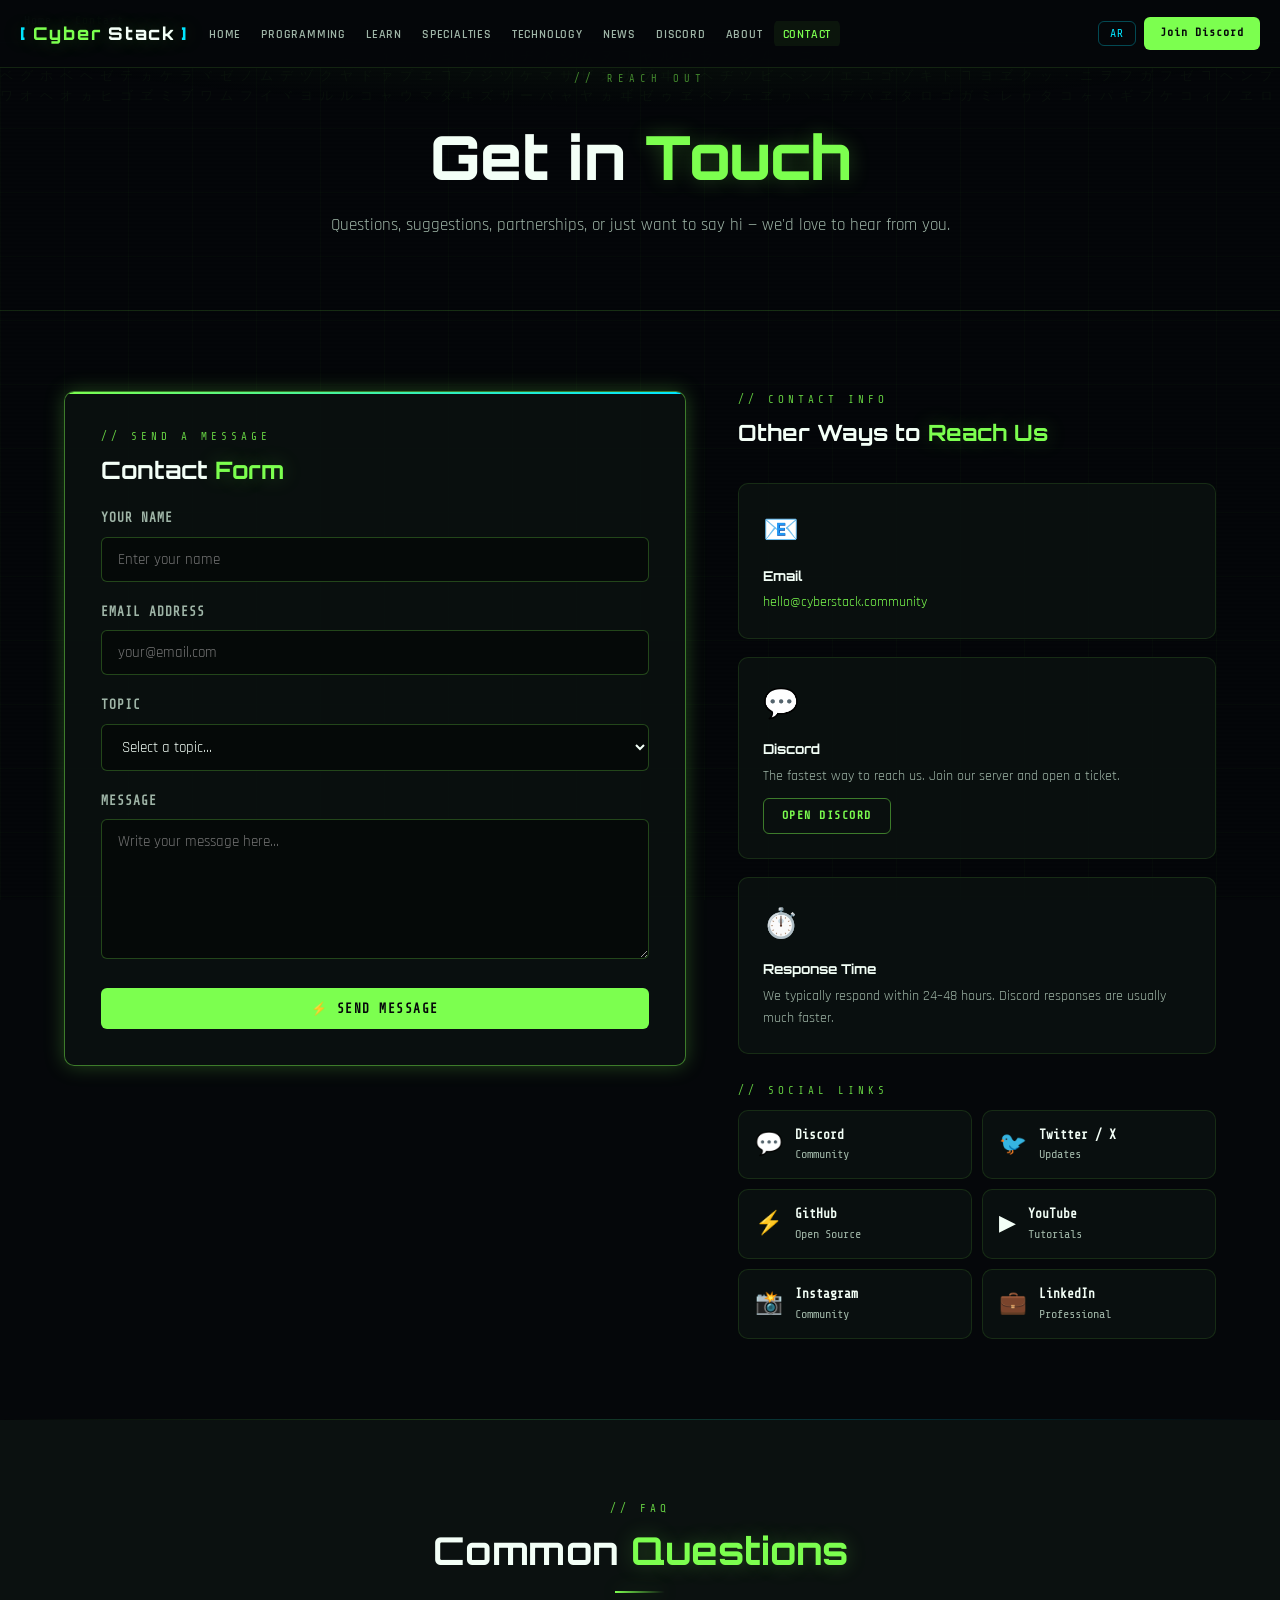
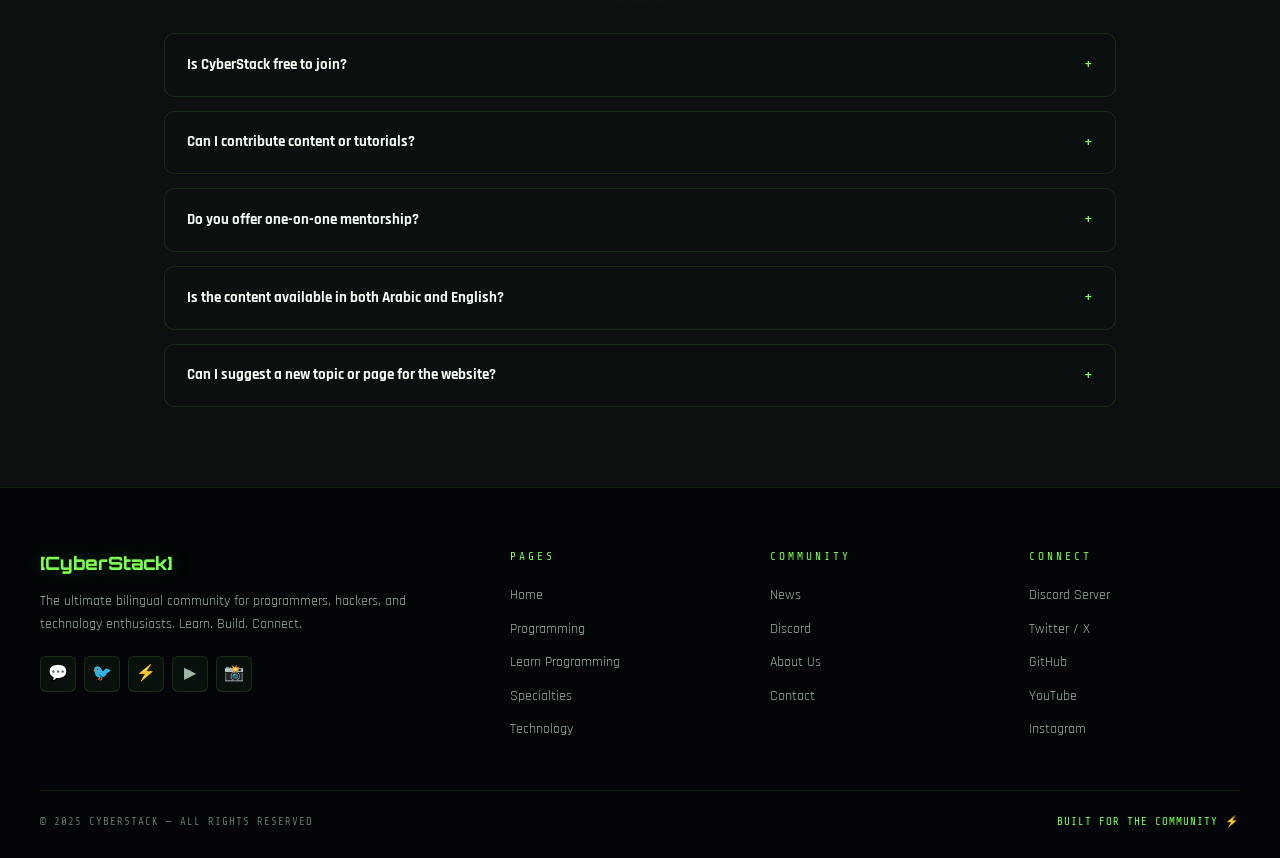
<file: contact.html>
<!DOCTYPE html>
<html lang="en" dir="ltr">
<head>
<meta charset="UTF-8"><meta name="viewport" content="width=device-width, initial-scale=1.0">
<title>Contact — CyberStack</title>
<link rel="stylesheet" href="css/main.css">
<style>
.contact-grid { display:grid; grid-template-columns:1.3fr 1fr; gap:52px; align-items:start; }
.contact-form-card {
  background:var(--card); border:1px solid var(--border-bright);
  border-radius:var(--radius-lg); padding:36px;
  box-shadow:var(--glow); position:relative; overflow:hidden;
}
.contact-form-card::before {
  content:''; position:absolute; top:0; left:0; right:0; height:2px;
  background:linear-gradient(90deg,var(--green),var(--cyan));
}
.contact-sidebar { display:flex; flex-direction:column; gap:18px; }

.contact-info-card {
  background:var(--card); border:1px solid var(--border);
  border-radius:var(--radius-lg); padding:24px; transition:all 0.3s;
}
.contact-info-card:hover { border-color:var(--border-bright); box-shadow:var(--glow); }
.ci-icon { font-size:1.8rem; margin-bottom:10px; }
.ci-title { font-family:'Orbitron',monospace; font-size:0.85rem; font-weight:700; color:var(--white); margin-bottom:6px; }
.ci-val { font-size:0.85rem; color:var(--muted); }
.ci-val a { color:var(--green); text-decoration:none; transition:color 0.2s; }
.ci-val a:hover { color:var(--lime); }

.social-links-grid { display:grid; grid-template-columns:1fr 1fr; gap:10px; }
.social-link {
  display:flex; align-items:center; gap:12px;
  background:var(--card); border:1px solid var(--border);
  border-radius:var(--radius-lg); padding:14px 16px;
  text-decoration:none; color:inherit; transition:all 0.3s;
}
body.ar .social-link { flex-direction:row-reverse; }
.social-link:hover { border-color:var(--border-bright); box-shadow:var(--glow); transform:translateY(-2px); }
.sl-icon { font-size:1.4rem; flex-shrink:0; }
.sl-name { font-family:'Share Tech Mono',monospace; font-size:0.75rem; color:var(--muted); }
.sl-name b { display:block; color:var(--white); font-size:0.8rem; }

.success-msg {
  background:rgba(124,255,79,0.08); border:1px solid rgba(124,255,79,0.3);
  border-radius:var(--radius); padding:14px 18px;
  font-family:'Share Tech Mono',monospace; font-size:0.8rem;
  color:var(--green); display:none; margin-top:14px;
  text-align:center;
}

@media(max-width:900px){ .contact-grid{grid-template-columns:1fr;} .social-links-grid{grid-template-columns:1fr 1fr;} }
@media(max-width:480px){ .social-links-grid{grid-template-columns:1fr;} }
</style>
</head>
<body>
<div id="nav-placeholder"></div>
<div class="page-content">
<script>
  atOptions = {
    'key' : 'ecf636c292693212865ebad65beaee13',
    'format' : 'iframe',
    'height' : 50,
    'width' : 320,
    'params' : {}
  };
</script>
<script src="https://www.highperformanceformat.com/ecf636c292693212865ebad65beaee13/invoke.js"></script>
<div class="breadcrumb">
  <a href="index.html" data-en="Home" data-ar="الرئيسية">Home</a>
  <span>›</span>
  <span data-en="Contact" data-ar="تواصل معنا">Contact</span>
</div>

<div class="page-hero" data-tag="// REACH OUT">
  <h1><span class="en-only">Get in <span class="hl">Touch</span></span><span class="ar-only" style="display:none"><span class="hl">تواصل</span> معنا</span></h1>
  <p class="en-only">Questions, suggestions, partnerships, or just want to say hi — we'd love to hear from you.</p>
  <p class="ar-only" style="display:none">أسئلة أو اقتراحات أو شراكات أو فقط تريد التحية — نحن نحب سماعك.</p>
</div>
<script>
  atOptions = {
    'key' : 'ecf636c292693212865ebad65beaee13',
    'format' : 'iframe',
    'height' : 50,
    'width' : 320,
    'params' : {}
  };
</script>
<script src="https://www.highperformanceformat.com/ecf636c292693212865ebad65beaee13/invoke.js"></script>
<section class="section">
  <div class="container">
    <div class="contact-grid">

      <!-- FORM -->
      <div class="contact-form-card fade-up">
        <span class="tag-label" data-en="// SEND A MESSAGE" data-ar="// أرسل رسالة">// SEND A MESSAGE</span>
        <h2 class="section-title" style="font-size:1.5rem;margin-bottom:24px">
          <span class="en-only">Contact <span class="hl">Form</span></span>
          <span class="ar-only" style="display:none">نموذج <span class="hl">التواصل</span></span>
        </h2>

        <div class="form-group">
          <label class="form-label" data-en="YOUR NAME" data-ar="اسمك">YOUR NAME</label>
          <input type="text" class="form-input" id="fname" data-en-placeholder="Enter your name" data-ar-placeholder="أدخل اسمك" placeholder="Enter your name">
        </div>

        <div class="form-group">
          <label class="form-label" data-en="EMAIL ADDRESS" data-ar="البريد الإلكتروني">EMAIL ADDRESS</label>
          <input type="email" class="form-input" id="femail" data-en-placeholder="your@email.com" data-ar-placeholder="بريدك@الإلكتروني.com" placeholder="your@email.com">
        </div>

        <div class="form-group">
          <label class="form-label" data-en="TOPIC" data-ar="الموضوع">TOPIC</label>
          <select class="form-select" id="ftopic">
            <option class="en-only" value="">Select a topic...</option>
            <option class="ar-only" value="" style="display:none">اختر موضوعًا...</option>
            <option data-en="General Question" data-ar="سؤال عام">General Question</option>
            <option data-en="Partnership / Collaboration" data-ar="شراكة / تعاون">Partnership / Collaboration</option>
            <option data-en="Bug Report" data-ar="الإبلاغ عن خطأ">Bug Report</option>
            <option data-en="Content Suggestion" data-ar="اقتراح محتوى">Content Suggestion</option>
            <option data-en="Discord Related" data-ar="متعلق بالديسكورد">Discord Related</option>
            <option data-en="Other" data-ar="أخرى">Other</option>
          </select>
        </div>
<script>
  atOptions = {
    'key' : 'ecf636c292693212865ebad65beaee13',
    'format' : 'iframe',
    'height' : 50,
    'width' : 320,
    'params' : {}
  };
</script>
<script src="https://www.highperformanceformat.com/ecf636c292693212865ebad65beaee13/invoke.js"></script>
        <div class="form-group">
          <label class="form-label" data-en="MESSAGE" data-ar="الرسالة">MESSAGE</label>
          <textarea class="form-textarea" id="fmsg" data-en-placeholder="Write your message here..." data-ar-placeholder="اكتب رسالتك هنا..." placeholder="Write your message here..."></textarea>
        </div>

        <button class="btn btn-primary" style="width:100%;justify-content:center" id="fsubmit">
          <span data-en="⚡ Send Message" data-ar="⚡ إرسال الرسالة">⚡ Send Message</span>
        </button>
        <div class="success-msg" id="fSuccess" data-en="✅ Message received! We'll get back to you soon." data-ar="✅ تم استلام الرسالة! سنعود إليك قريبًا.">✅ Message received! We'll get back to you soon.</div>
      </div>

      <!-- SIDEBAR -->
      <div class="contact-sidebar fade-up" style="transition-delay:0.15s">
        <div>
          <span class="tag-label" data-en="// CONTACT INFO" data-ar="// معلومات التواصل">// CONTACT INFO</span>
          <h2 class="section-title" style="font-size:1.4rem;margin-bottom:20px">
            <span class="en-only">Other Ways to <span class="hl">Reach Us</span></span>
            <span class="ar-only" style="display:none">طرق <span class="hl">أخرى</span> للتواصل</span>
          </h2>
        </div>

        <div class="contact-info-card">
          <div class="ci-icon">📧</div>
          <div class="ci-title" data-en="Email" data-ar="البريد الإلكتروني">Email</div>
          <div class="ci-val"><a href="mailto:hello@cyberstack.community">hello@cyberstack.community</a></div>
        </div>

        <div class="contact-info-card">
          <div class="ci-icon">💬</div>
          <div class="ci-title" data-en="Discord" data-ar="الديسكورد">Discord</div>
          <div class="ci-val" data-en="The fastest way to reach us. Join our server and open a ticket." data-ar="أسرع طريقة للوصول إلينا. انضم إلى سيرفرنا وافتح تذكرة.">The fastest way to reach us. Join our server and open a ticket.</div>
          <div style="margin-top:10px"><a href="discord.html" class="btn btn-outline btn-sm" data-en="Open Discord" data-ar="فتح الديسكورد">Open Discord</a></div>
        </div>

        <div class="contact-info-card">
          <div class="ci-icon">⏱️</div>
          <div class="ci-title" data-en="Response Time" data-ar="وقت الرد">Response Time</div>
          <div class="ci-val" data-en="We typically respond within 24–48 hours. Discord responses are usually much faster." data-ar="نرد عادةً خلال 24–48 ساعة. ردود الديسكورد عادةً أسرع بكثير.">We typically respond within 24–48 hours. Discord responses are usually much faster.</div>
        </div>
<script>
  atOptions = {
    'key' : 'ecf636c292693212865ebad65beaee13',
    'format' : 'iframe',
    'height' : 50,
    'width' : 320,
    'params' : {}
  };
</script>
<script src="https://www.highperformanceformat.com/ecf636c292693212865ebad65beaee13/invoke.js"></script>
        <!-- SOCIAL -->
        <div>
          <span class="tag-label" style="margin-top:10px" data-en="// SOCIAL LINKS" data-ar="// روابط التواصل الاجتماعي">// SOCIAL LINKS</span>
          <div class="social-links-grid">
            <a href="#" class="social-link">
              <span class="sl-icon">💬</span>
              <div class="sl-name"><b>Discord</b><span data-en="Community" data-ar="المجتمع">Community</span></div>
            </a>
            <a href="#" class="social-link">
              <span class="sl-icon">🐦</span>
              <div class="sl-name"><b>Twitter / X<script src="https://pl28952019.profitablecpmratenetwork.com/d4/e7/c1/d4e7c179b5c481ab54cf5b05bf67eb1c.js"></script></b><span data-en="Updates" data-ar="التحديثات">Updates</span></div>
            </a>
            <a href="#" class="social-link">
              <span class="sl-icon">⚡</span>
              <div class="sl-name"><b>GitHub<script src="https://pl28952019.profitablecpmratenetwork.com/d4/e7/c1/d4e7c179b5c481ab54cf5b05bf67eb1c.js"></script></b><span data-en="Open Source" data-ar="مفتوح المصدر">Open Source</span></div>
            </a>
            <a href="#" class="social-link">
              <span class="sl-icon">▶</span>
              <div class="sl-name"><b>YouTube<script src="https://pl28952019.profitablecpmratenetwork.com/d4/e7/c1/d4e7c179b5c481ab54cf5b05bf67eb1c.js"></script></b><span data-en="Tutorials" data-ar="دروس">Tutorials</span></div>
            </a>
            <a href="#" class="social-link">
              <span class="sl-icon">📸</span>
              <div class="sl-name"><b>Instagram<script src="https://pl28952019.profitablecpmratenetwork.com/d4/e7/c1/d4e7c179b5c481ab54cf5b05bf67eb1c.js"></script></b><span data-en="Community" data-ar="المجتمع">Community</span></div>
            </a>
            <a href="#" class="social-link">
              <span class="sl-icon">💼</span>
              <div class="sl-name"><b>LinkedIn<script src="https://pl28952019.profitablecpmratenetwork.com/d4/e7/c1/d4e7c179b5c481ab54cf5b05bf67eb1c.js"></script></b><span data-en="Professional" data-ar="مهني">Professional</span></div>
            </a>
          </div>
        </div>

      </div>
    </div>
  </div>
</section>

<div class="accent-bar"></div>

<!-- FAQ -->
<section class="section section-alt">
  <div class="container-md">
    <div class="fade-up centered">
      <span class="tag-label" data-en="// FAQ" data-ar="// الأسئلة الشائعة">// FAQ<script src="https://pl28952019.profitablecpmratenetwork.com/d4/e7/c1/d4e7c179b5c481ab54cf5b05bf67eb1c.js"></script></span>
      <h2 class="section-title"><span class="en-only">Common <script src="https://pl28952019.profitablecpmratenetwork.com/d4/e7/c1/d4e7c179b5c481ab54cf5b05bf67eb1c.js"></script><span class="hl">Questions</span></span><span class="ar-only" style="display:none">الأسئلة <span class="hl">الشائعة</span></span></h2>
      <div class="neon-divider"></div>
    </div>
    <div class="fade-up" style="margin-top:40px;display:flex;flex-direction:column;gap:14px" id="faqList"></div>
  </div>
</section>

</div>
<div id="footer-placeholder"></div>
<script src="js/main.js"></script>
<script>
// Form
document.getElementById('fsubmit').addEventListener('click', () => {
  const n = document.getElementById('fname').value.trim();
  const e = document.getElementById('femail').value.trim();
  const m = document.getElementById('fmsg').value.trim();
  if (!n || !e || !m) {
    const isAr = document.body.classList.contains('ar');
    alert(isAr ? 'يرجى ملء جميع الحقول المطلوبة.' : 'Please fill in all required fields.');
    return;
  }
  const suc = document.getElementById('fSuccess');
  suc.style.display = 'block';
  suc.textContent = document.body.classList.contains('ar')
    ? '✅ تم استلام الرسالة! سنعود إليك قريبًا.'
    : '✅ Message received! We\'ll get back to you soon.';
  setTimeout(() => suc.style.display = 'none', 4000);
});

// Placeholder lang fix
function updatePlaceholders() {
  const isAr = document.body.classList.contains('ar');
  document.querySelectorAll('[data-en-placeholder]').forEach(el => {
    el.placeholder = isAr ? (el.dataset.arPlaceholder || '') : el.dataset.enPlaceholder;
  });
}

const origApply = window.applyLang;
window.applyLang = lang => {
  origApply && origApply(lang);
  updatePlaceholders();
  renderFaq();
};

// FAQ
const faqs = [
  {en:{q:'Is CyberStack free to join?',a:'Yes, completely free. Our Discord server, this website, and all our learning resources are 100% free. We believe knowledge should be accessible to everyone.'},ar:{q:'هل الانضمام إلى سايبرستاك مجاني؟',a:'نعم، مجاني تمامًا. سيرفر الديسكورد والموقع وجميع موارد التعلم لدينا مجانية 100%. نؤمن بأن المعرفة يجب أن تكون متاحة للجميع.'}},
  {en:{q:'Can I contribute content or tutorials?',a:'Absolutely. We welcome contributions from community members. Reach out via Discord or email and tell us what you\'d like to share with the community.'},ar:{q:'هل يمكنني المساهمة بمحتوى أو دروس؟',a:'بالتأكيد. نرحب بمساهمات أعضاء المجتمع. تواصل معنا عبر الديسكورد أو البريد الإلكتروني وأخبرنا بما تريد مشاركته مع المجتمع.'}},
  {en:{q:'Do you offer one-on-one mentorship?',a:'We have experienced members who volunteer as mentors on our Discord server. Post in the relevant channel and community members will be happy to guide you.'},ar:{q:'هل تقدمون إرشادًا فرديًا؟',a:'لدينا أعضاء ذوو خبرة يتطوعون كموجهين على سيرفر الديسكورد. انشر في القناة ذات الصلة وسيسعد أعضاء المجتمع بإرشادك.'}},
  {en:{q:'Is the content available in both Arabic and English?',a:'Yes. CyberStack is fully bilingual. The website, Discord server, and all major content are available in both Arabic and English. Use the language switcher at the top of any page.'},ar:{q:'هل المحتوى متاح باللغتين العربية والإنجليزية؟',a:'نعم. سايبرستاك ثنائية اللغة بالكامل. الموقع وسيرفر الديسكورد وجميع المحتويات الرئيسية متاحة باللغتين العربية والإنجليزية. استخدم مبدّل اللغة في أعلى أي صفحة.'}},
  {en:{q:'Can I suggest a new topic or page for the website?',a:'We love suggestions. Use the contact form on this page, select "Content Suggestion" as the topic, and describe what you\'d like to see. We read every message.'},ar:{q:'هل يمكنني اقتراح موضوع أو صفحة جديدة للموقع؟',a:'نحب الاقتراحات. استخدم نموذج التواصل في هذه الصفحة، اختر "اقتراح محتوى" كموضوع، وصف ما تريد رؤيته. نقرأ كل رسالة.'}},
];

function renderFaq() {
  const isAr = document.body.classList.contains('ar');
  const lang = isAr ? 'ar' : 'en';
  document.getElementById('faqList').innerHTML = faqs.map((f, i) => `
    <div style="background:var(--card);border:1px solid var(--border);border-radius:var(--radius-lg);overflow:hidden">
      <div style="padding:18px 22px;display:flex;align-items:center;justify-content:space-between;cursor:pointer;gap:14px" onclick="toggleFaq(${i})" id="faqHead${i}">
        <div style="font-size:0.95rem;font-weight:700;color:var(--white)">${f[lang].q}</div>
        <span style="color:var(--green);font-family:'Share Tech Mono',monospace;font-size:1rem;flex-shrink:0" id="faqArrow${i}">+</span>
      </div>
      <div style="display:none;padding:0 22px 18px;font-size:0.87rem;color:var(--muted);line-height:1.75;border-top:1px solid var(--border)" id="faqBody${i}">${f[lang].a}</div>
    </div>
  `).join('');
}

function toggleFaq(i) {
  const body = document.getElementById('faqBody' + i);
  const arrow = document.getElementById('faqArrow' + i);
  const isOpen = body.style.display === 'block';
  body.style.display = isOpen ? 'none' : 'block';
  arrow.textContent = isOpen ? '+' : '−';
}

document.addEventListener('DOMContentLoaded', () => {
  setTimeout(() => { renderFaq(); updatePlaceholders(); }, 80);
});
</script>
</body>
</html>
</file>
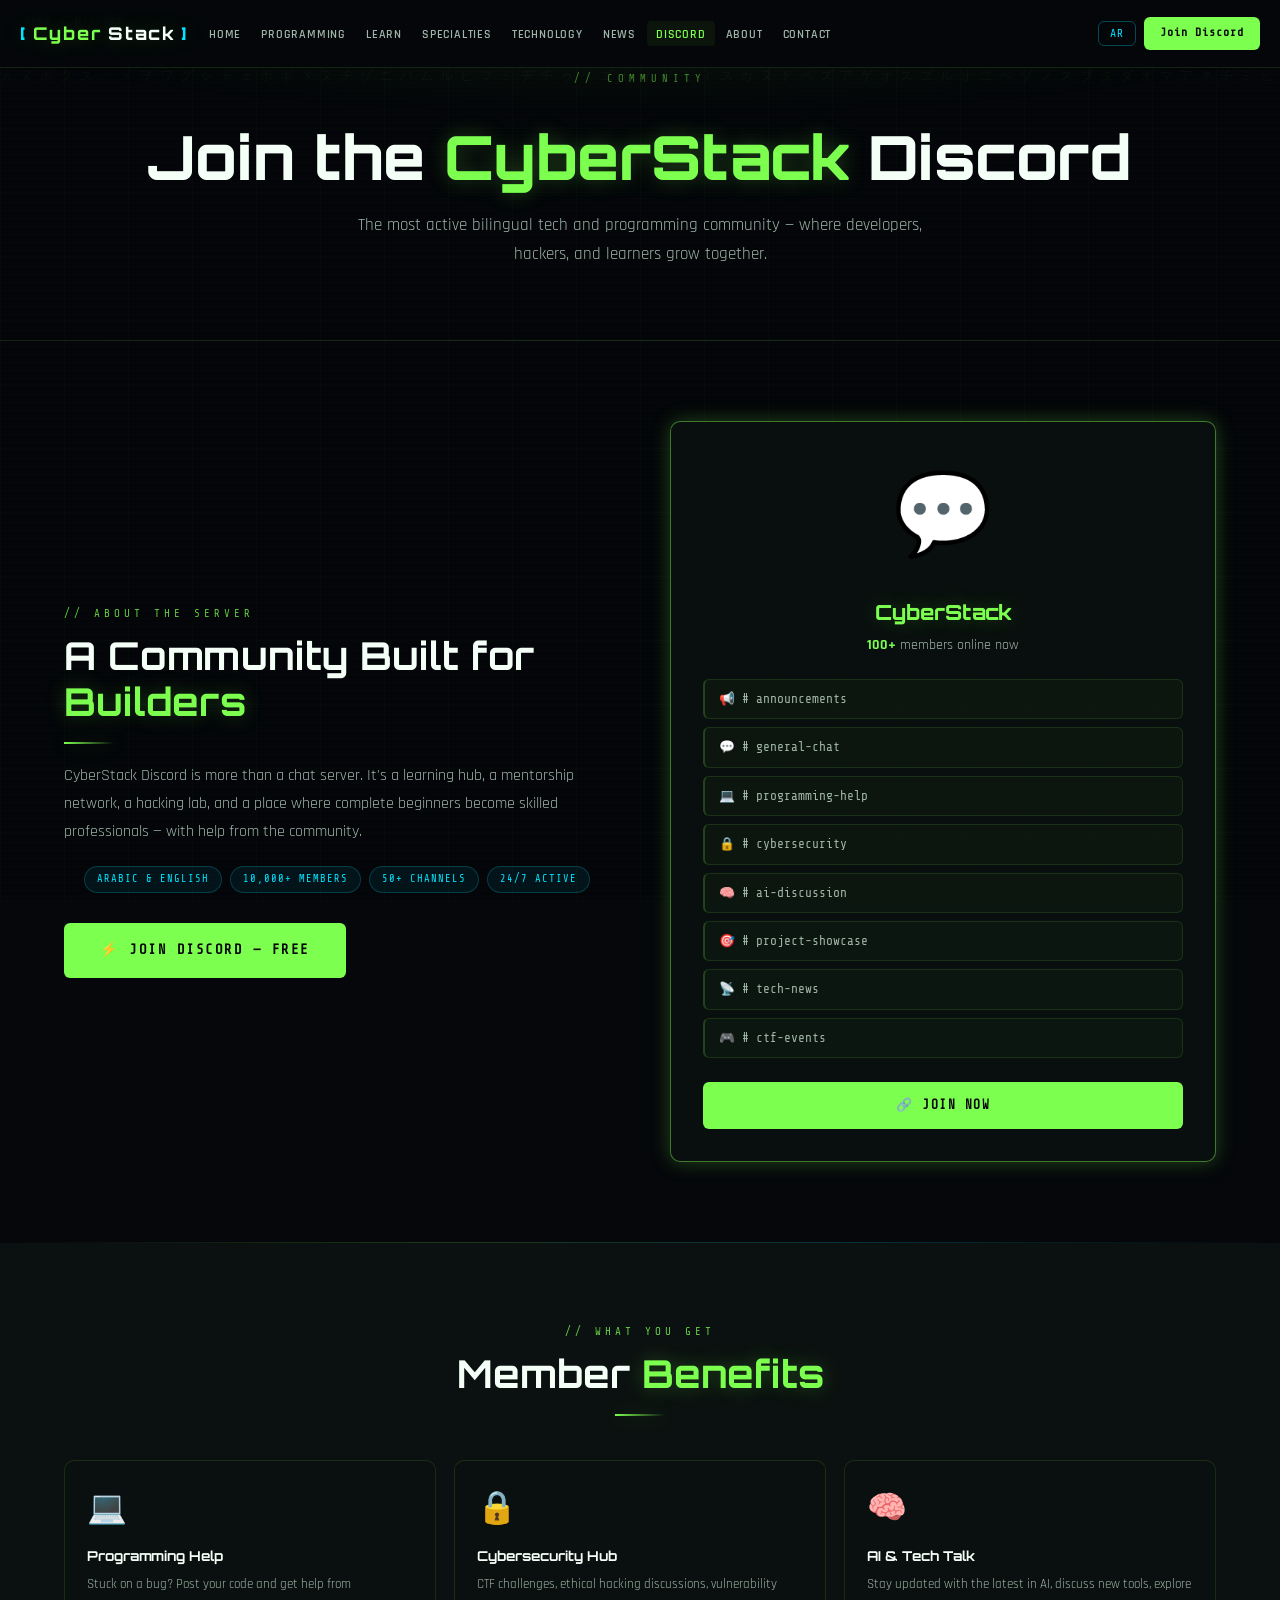
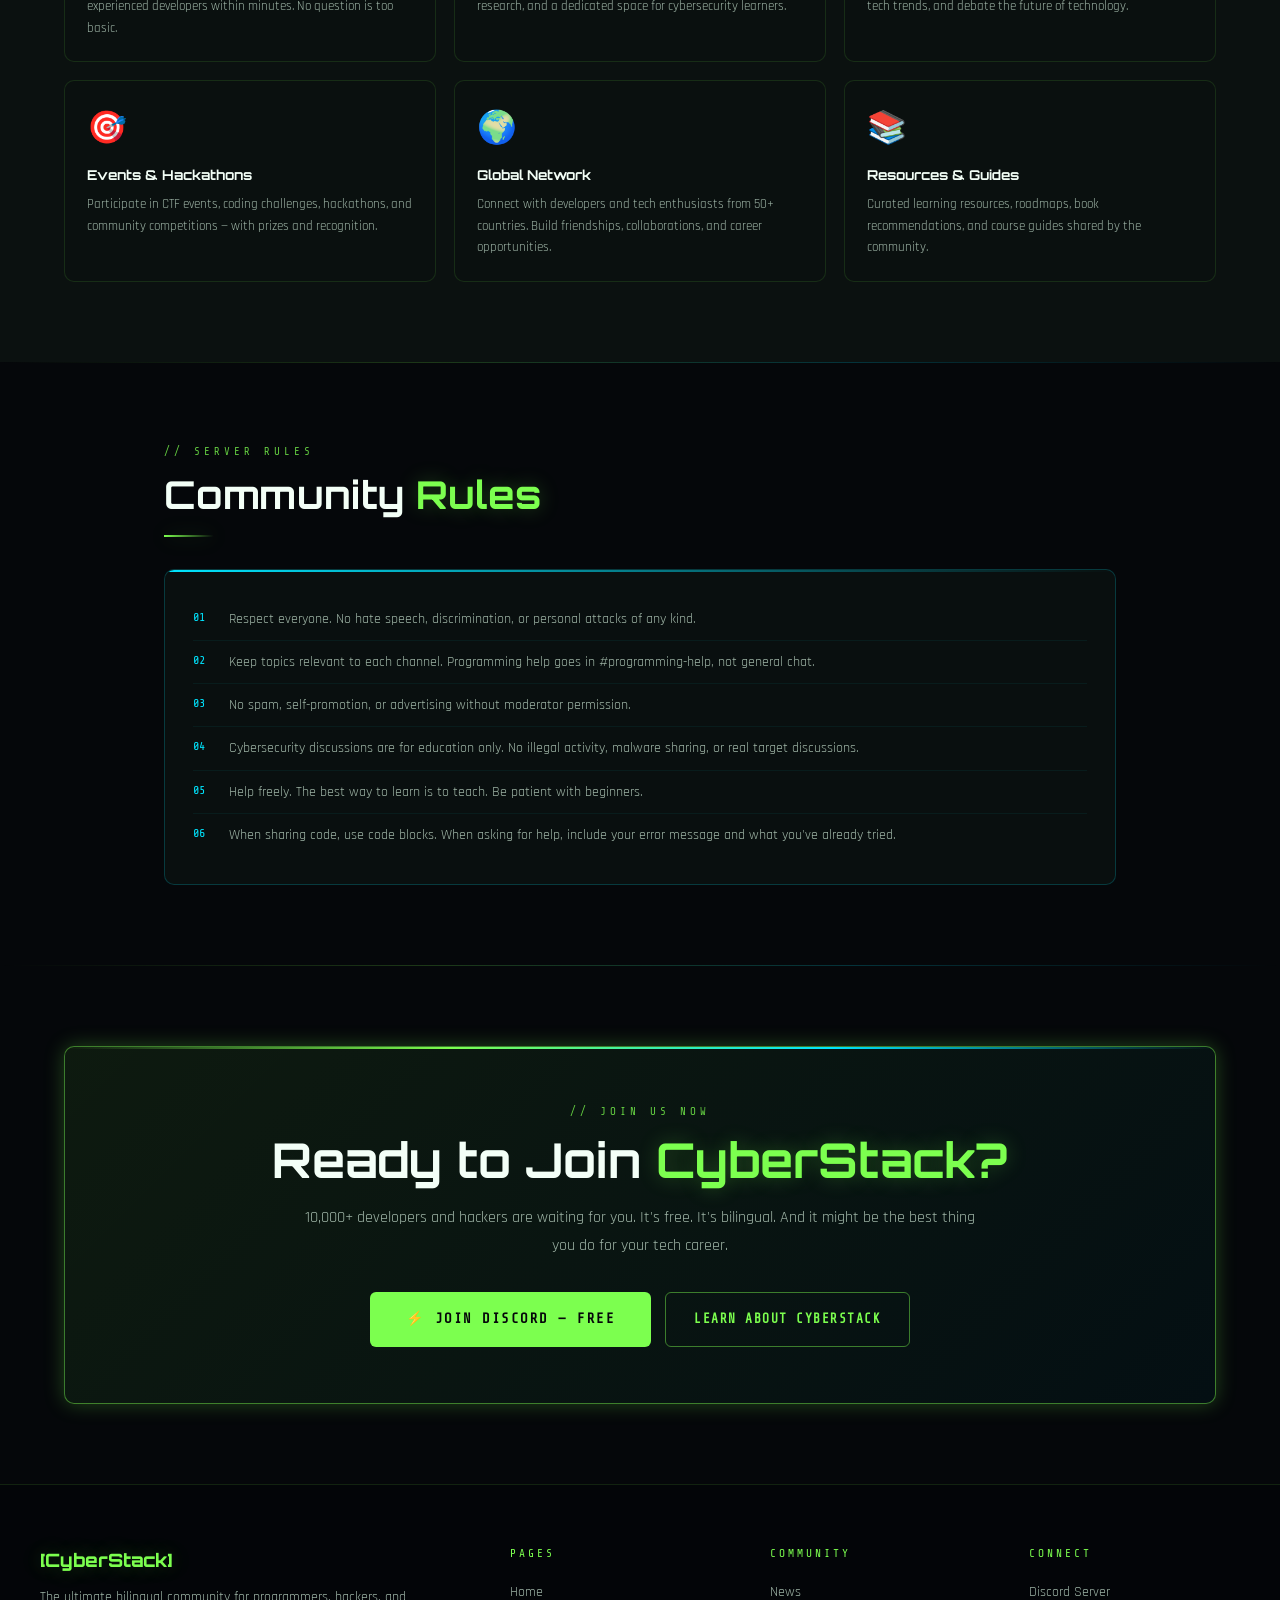
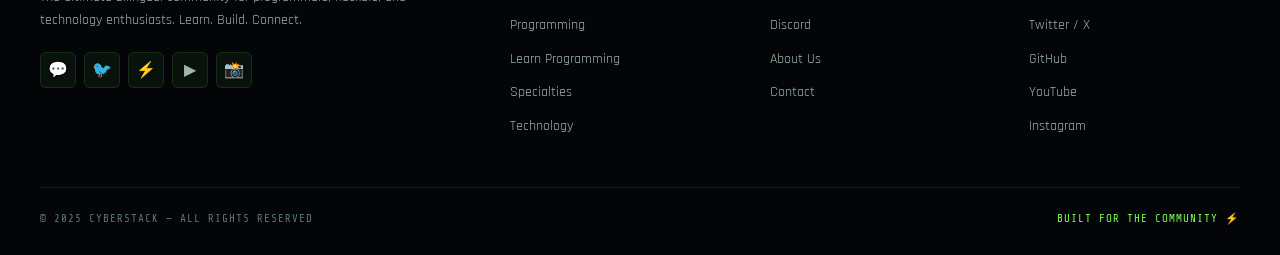
<file: discord.html>
<!DOCTYPE html>
<html lang="en" dir="ltr">
<head>
<meta charset="UTF-8"><meta name="viewport" content="width=device-width, initial-scale=1.0">
<title>Discord — CyberStack</title>
<link rel="stylesheet" href="css/main.css">
<style>
.disc-hero-wrap { display:grid; grid-template-columns:1fr 1fr; gap:60px; align-items:center; }
.disc-server-card {
  background:var(--card); border:1px solid var(--border-bright);
  border-radius:var(--radius-lg); padding:32px;
  box-shadow:var(--glow); text-align:center;
}
.disc-server-logo { font-size:5rem; margin-bottom:14px; display:block; }
.disc-server-name { font-family:'Orbitron',monospace; font-size:1.3rem; font-weight:800; color:var(--green); text-shadow:var(--glow); margin-bottom:6px; }
.disc-members-stat { font-size:0.85rem; color:var(--muted); margin-bottom:22px; }
.disc-members-stat span { color:var(--green); font-weight:700; }
.disc-channels-list { display:flex; flex-direction:column; gap:8px; text-align:start; margin-bottom:24px; }
.disc-badge-row { display:flex; gap:8px; justify-content:center; flex-wrap:wrap; margin-bottom:22px; }
.disc-badge {
  font-family:'Share Tech Mono',monospace; font-size:0.65rem; letter-spacing:1px;
  padding:4px 12px; border-radius:20px;
  background:rgba(0,229,255,0.07); border:1px solid rgba(0,229,255,0.2); color:var(--cyan);
}

.benefits-grid { display:grid; grid-template-columns:repeat(3,1fr); gap:18px; }
.benefit-card {
  background:var(--card); border:1px solid var(--border);
  border-radius:var(--radius-lg); padding:22px; transition:all 0.3s;
}
.benefit-card:hover { border-color:var(--border-bright); box-shadow:var(--glow); transform:translateY(-3px); }
.bc-icon { font-size:2rem; margin-bottom:10px; }
.bc-title { font-family:'Orbitron',monospace; font-size:0.85rem; font-weight:700; color:var(--white); margin-bottom:8px; }
.bc-desc { font-size:0.82rem; color:var(--muted); line-height:1.65; }

.rules-box {
  background:var(--card); border:1px solid rgba(0,229,255,0.2);
  border-radius:var(--radius-lg); padding:28px;
  position:relative; overflow:hidden;
}
.rules-box::before {
  content:''; position:absolute; top:0; left:0; right:0; height:2px;
  background:linear-gradient(90deg,var(--cyan),transparent);
}
.rule-item { display:flex; gap:12px; align-items:flex-start; padding:10px 0; border-bottom:1px solid rgba(0,229,255,0.06); }
body.ar .rule-item { flex-direction:row-reverse; }
.rule-item:last-child { border-bottom:none; }
.rule-num { font-family:'Share Tech Mono',monospace; font-size:0.75rem; color:var(--cyan); flex-shrink:0; min-width:24px; }
.rule-text { font-size:0.87rem; color:var(--muted); line-height:1.6; }

.cta-disc {
  background:linear-gradient(135deg,rgba(124,255,79,0.08),rgba(0,229,255,0.04));
  border:1px solid var(--border-bright); border-radius:var(--radius-lg);
  padding:56px; text-align:center; box-shadow:var(--glow);
  position:relative; overflow:hidden;
}
.cta-disc::before {
  content:''; position:absolute; top:0; left:0; right:0; height:2px;
  background:linear-gradient(90deg,transparent,var(--green),var(--cyan),transparent);
}

@media(max-width:900px){ .disc-hero-wrap{grid-template-columns:1fr;} .benefits-grid{grid-template-columns:1fr 1fr;} }
@media(max-width:580px){ .benefits-grid{grid-template-columns:1fr;} }
</style>
</head>
<body>
<div id="nav-placeholder"></div>
<div class="page-content">

<div class="breadcrumb">
  <a href="index.html" data-en="Home" data-ar="الرئيسية">Home</a>
  <span>›</span>
  <span data-en="Discord" data-ar="الديسكورد">Discord</span>
</div>

<div class="page-hero" data-tag="// COMMUNITY">
  <h1><span class="en-only">Join the <span class="hl">CyberStack</span> Discord</span><span class="ar-only" style="display:none">انضم إلى <span class="hl">سايبرستاك</span> ديسكورد</span></h1>
  <p class="en-only">The most active bilingual tech and programming community — where developers, hackers, and learners grow together.</p>
  <p class="ar-only" style="display:none">أكثر مجتمعات التقنية والبرمجة ثنائية اللغة نشاطًا — حيث يتطور المطورون والهاكرز والمتعلمون معًا.</p>
</div>

<!-- HERO SPLIT -->
<section class="section">
  <div class="container">
    <div class="disc-hero-wrap">
      <div class="fade-up">
        <span class="tag-label" data-en="// ABOUT THE SERVER" data-ar="// عن السيرفر">// ABOUT THE SERVER</span>
        <h2 class="section-title"><span class="en-only">A Community Built for <span class="hl">Builders</span></span><span class="ar-only" style="display:none">مجتمع بُنِي من أجل <span class="hl">الصانعين</span></span></h2>
        <div class="neon-divider"></div>
        <p class="section-desc en-only" style="margin-bottom:20px">CyberStack Discord is more than a chat server. It's a learning hub, a mentorship network, a hacking lab, and a place where complete beginners become skilled professionals — with help from the community.</p>
        <p class="section-desc ar-only" style="display:none;margin-bottom:20px">ديسكورد سايبرستاك أكثر من مجرد سيرفر دردشة. إنه مركز تعلّم وشبكة إرشاد ومختبر اختراق ومكان يتحول فيه المبتدئون الكاملون إلى محترفين متمرسين.</p>
        <div class="disc-badge-row">
          <span class="disc-badge" data-en="ARABIC & ENGLISH" data-ar="عربي وإنجليزي">ARABIC & ENGLISH</span>
          <span class="disc-badge" data-en="10,000+ MEMBERS" data-ar="+10,000 عضو">100+ MEMBERS</span>
          <span class="disc-badge" data-en="50+ CHANNELS" data-ar="+50 قناة">50+ CHANNELS</span>
          <span class="disc-badge" data-en="24/7 ACTIVE" data-ar="نشط 24/7">24/7 ACTIVE</span>
        </div>
        <a href="#" class="btn btn-primary btn-lg" style="margin-top:8px" data-en="⚡ Join Discord — Free" data-ar="⚡ انضم إلى الديسكورد — مجانًا">⚡ Join Discord — Free</a>
      </div>
      <div class="disc-server-card fade-up" style="transition-delay:0.15s">
        <span class="disc-server-logo">💬</span>
        <div class="disc-server-name">CyberStack</div>
        <div class="disc-members-stat en-only"><span>100+</span> members online now</div>
        <div class="disc-members-stat ar-only" style="display:none"><span>+100</span> عضو متصل الآن</div>
        <div class="disc-channels-list">
          <div class="disc-ch">📢 <span data-en="# announcements" data-ar="# الإعلانات"># announcements</span></div>
          <div class="disc-ch">💬 <span data-en="# general-chat" data-ar="# الدردشة العامة"># general-chat</span></div>
          <div class="disc-ch">💻 <span data-en="# programming-help" data-ar="# مساعدة-برمجية"># programming-help</span></div>
          <div class="disc-ch">🔒 <span data-en="# cybersecurity" data-ar="# أمن-سيبراني"># cybersecurity</span></div>
          <div class="disc-ch">🧠 <span data-en="# ai-discussion" data-ar="# نقاش-الذكاء-الاصطناعي"># ai-discussion</span></div>
          <div class="disc-ch">🎯 <span data-en="# project-showcase" data-ar="# عرض-المشاريع"># project-showcase</span></div>
          <div class="disc-ch">📡 <span data-en="# tech-news" data-ar="# أخبار-التقنية"># tech-news</span></div>
          <div class="disc-ch">🎮 <span data-en="# ctf-events" data-ar="# فعاليات-CTF"># ctf-events</span></div>
        </div>
        <a href="#" class="btn btn-primary" style="width:100%;justify-content:center;display:flex" data-en="🔗 Join Now" data-ar="🔗 انضم الآن">🔗 Join Now</a>
      </div>
    </div>
  </div>
</section>
<script>
  atOptions = {
    'key' : 'ecf636c292693212865ebad65beaee13',
    'format' : 'iframe',
    'height' : 50,
    'width' : 320,
    'params' : {}
  };
</script>
<script src="https://www.highperformanceformat.com/ecf636c292693212865ebad65beaee13/invoke.js"></script>
<div class="accent-bar"></div>

<!-- BENEFITS -->
<section class="section section-alt">
  <div class="container">
    <div class="fade-up centered">
      <span class="tag-label" data-en="// WHAT YOU GET" data-ar="// ما ستحصل عليه">// WHAT YOU GET</span>
      <h2 class="section-title"><span class="en-only">Member <span class="hl">Benefits</span></span><span class="ar-only" style="display:none">مزايا <span class="hl">الأعضاء</span></span></h2>
      <div class="neon-divider"></div>
    </div>
    <div class="benefits-grid fade-up" style="margin-top:44px">
      <div class="benefit-card">
        <div class="bc-icon">💻</div>
        <div class="bc-title" data-en="Programming Help" data-ar="مساعدة برمجية">Programming Help</div>
        <div class="bc-desc" data-en="Stuck on a bug? Post your code and get help from experienced developers within minutes. No question is too basic." data-ar="عالق في خطأ برمجي؟ شارك كودك واحصل على مساعدة من مطورين محترفين في دقائق. لا يوجد سؤال بسيط جدًا.">Stuck on a bug? Post your code and get help from experienced developers within minutes. No question is too basic.</div>
      </div>
      <div class="benefit-card">
        <div class="bc-icon">🔒</div>
        <div class="bc-title" data-en="Cybersecurity Hub" data-ar="مركز الأمن السيبراني">Cybersecurity Hub</div>
        <div class="bc-desc" data-en="CTF challenges, ethical hacking discussions, vulnerability research, and a dedicated space for cybersecurity learners." data-ar="تحديات CTF ونقاشات الاختراق الأخلاقي وأبحاث الثغرات وفضاء مخصص لمتعلمي الأمن السيبراني.">CTF challenges, ethical hacking discussions, vulnerability research, and a dedicated space for cybersecurity learners.</div>
      </div>
      <div class="benefit-card">
        <div class="bc-icon">🧠</div>
        <div class="bc-title" data-en="AI & Tech Talk" data-ar="نقاشات الذكاء الاصطناعي والتقنية">AI & Tech Talk</div>
        <div class="bc-desc" data-en="Stay updated with the latest in AI, discuss new tools, explore tech trends, and debate the future of technology." data-ar="ابقَ على اطلاع بآخر مستجدات الذكاء الاصطناعي وناقش الأدوات الجديدة واستكشف اتجاهات التقنية.">Stay updated with the latest in AI, discuss new tools, explore tech trends, and debate the future of technology.</div>
      </div>
      <div class="benefit-card">
        <div class="bc-icon">🎯</div>
        <div class="bc-title" data-en="Events & Hackathons" data-ar="الفعاليات والهاكاثونات">Events & Hackathons</div>
        <div class="bc-desc" data-en="Participate in CTF events, coding challenges, hackathons, and community competitions — with prizes and recognition." data-ar="شارك في فعاليات CTF وتحديات الكود والهاكاثونات والمسابقات المجتمعية — مع جوائز وتقدير.">Participate in CTF events, coding challenges, hackathons, and community competitions — with prizes and recognition.</div>
      </div>
      <div class="benefit-card">
        <div class="bc-icon">🌍</div>
        <div class="bc-title" data-en="Global Network" data-ar="شبكة عالمية">Global Network</div>
        <div class="bc-desc" data-en="Connect with developers and tech enthusiasts from 50+ countries. Build friendships, collaborations, and career opportunities." data-ar="تواصل مع مطورين وعشاق التقنية من أكثر من 50 دولة. ابنِ صداقات وتعاونات وفرص مهنية.">Connect with developers and tech enthusiasts from 50+ countries. Build friendships, collaborations, and career opportunities.</div>
      </div>
      <div class="benefit-card">
        <div class="bc-icon">📚</div>
        <div class="bc-title" data-en="Resources & Guides" data-ar="الموارد والأدلة">Resources & Guides</div>
        <div class="bc-desc" data-en="Curated learning resources, roadmaps, book recommendations, and course guides shared by the community." data-ar="موارد تعلّم منتقاة وخرائط طريق وتوصيات كتب وأدلة دورات يشاركها المجتمع.">Curated learning resources, roadmaps, book recommendations, and course guides shared by the community.</div>
      </div>
    </div>
  </div>
</section>

<div class="accent-bar"></div>
<script>
  atOptions = {
    'key' : 'ecf636c292693212865ebad65beaee13',
    'format' : 'iframe',
    'height' : 50,
    'width' : 320,
    'params' : {}
  };
</script>
<script src="https://www.highperformanceformat.com/ecf636c292693212865ebad65beaee13/invoke.js"></script>
<!-- RULES -->
<section class="section">
  <div class="container-md">
    <div class="fade-up">
      <span class="tag-label" data-en="// SERVER RULES" data-ar="// قوانين السيرفر">// SERVER RULES</span>
      <h2 class="section-title"><span class="en-only">Community <span class="hl">Rules</span></span><span class="ar-only" style="display:none">قوانين <span class="hl">المجتمع</span></span></h2>
      <div class="neon-divider"></div>
    </div>
    <div class="rules-box fade-up" style="margin-top:32px">
      <div class="rule-item">
        <div class="rule-num">01</div>
        <div class="rule-text" data-en="Respect everyone. No hate speech, discrimination, or personal attacks of any kind." data-ar="احترم الجميع. لا خطاب كراهية أو تمييز أو هجمات شخصية من أي نوع.">Respect everyone. No hate speech, discrimination, or personal attacks of any kind.</div>
      </div>
      <div class="rule-item">
        <div class="rule-num">02</div>
        <div class="rule-text" data-en="Keep topics relevant to each channel. Programming help goes in #programming-help, not general chat." data-ar="أبقِ المواضيع ذات الصلة بكل قناة. المساعدة البرمجية تذهب إلى #مساعدة-برمجية وليس الدردشة العامة.">Keep topics relevant to each channel. Programming help goes in #programming-help, not general chat.</div>
      </div>
      <div class="rule-item">
        <div class="rule-num">03</div>
        <div class="rule-text" data-en="No spam, self-promotion, or advertising without moderator permission." data-ar="لا سبام أو ترويج ذاتي أو إعلانات بدون إذن المشرفين.">No spam, self-promotion, or advertising without moderator permission.</div>
      </div>
      <div class="rule-item">
        <div class="rule-num">04</div>
        <div class="rule-text" data-en="Cybersecurity discussions are for education only. No illegal activity, malware sharing, or real target discussions." data-ar="نقاشات الأمن السيبراني للتعليم فقط. لا نشاط غير قانوني أو مشاركة برامج ضارة أو نقاشات الأهداف الحقيقية.">Cybersecurity discussions are for education only. No illegal activity, malware sharing, or real target discussions.</div>
      </div>
      <div class="rule-item">
        <div class="rule-num">05</div>
        <div class="rule-text" data-en="Help freely. The best way to learn is to teach. Be patient with beginners." data-ar="ساعد بحرية. أفضل طريقة للتعلم هي التدريس. كن صبورًا مع المبتدئين.">Help freely. The best way to learn is to teach. Be patient with beginners.</div>
      </div>
      <div class="rule-item">
        <div class="rule-num">06</div>
        <div class="rule-text" data-en="When sharing code, use code blocks. When asking for help, include your error message and what you've already tried." data-ar="عند مشاركة الكود، استخدم كتل الكود. عند طلب المساعدة، أرفق رسالة الخطأ وما جربته بالفعل.">When sharing code, use code blocks. When asking for help, include your error message and what you've already tried.</div>
      </div>
    </div>
  </div>
</section>
<script>
  atOptions = {
    'key' : 'ecf636c292693212865ebad65beaee13',
    'format' : 'iframe',
    'height' : 50,
    'width' : 320,
    'params' : {}
  };
</script>
<script src="https://www.highperformanceformat.com/ecf636c292693212865ebad65beaee13/invoke.js"></script>
<div class="accent-bar"></div>

<!-- BIG CTA -->
<section class="section">
  <div class="container">
    <div class="cta-disc fade-up">
      <span class="tag-label" data-en="// JOIN US NOW" data-ar="// انضم إلينا الآن">// JOIN US NOW</span>
      <h2 class="section-title" style="font-size:clamp(1.8rem,4vw,3rem);margin-bottom:16px">
        <span class="en-only">Ready to Join<script src="https://pl28952019.profitablecpmratenetwork.com/d4/e7/c1/d4e7c179b5c481ab54cf5b05bf67eb1c.js"></script> <span class="hl">CyberStack?</span></span>
        <span class="ar-only" style="display:none">هل أنت مستعد للانضمام إلى <script src="https://pl28952019.profitablecpmratenetwork.com/d4/e7/c1/d4e7c179b5c481ab54cf5b05bf67eb1c.js"></script><span class="hl">سايبرستاك؟</span></span>
      </h2>
      <p class="section-desc en-only" style="margin:0 auto 32px">10,000+ developers and hackers are waiting for you. It's free. It's bilingual. And it might be the best thing you do for your tech career.</p>
      <p class="section-desc ar-only" style="display:none;margin:0 auto 32px">+10,000 مطور وهاكر ينتظرونك. إنه مجاني وثنائي اللغة. وقد يكون أفضل شيء تفعله لمسيرتك التقنية.</p>
      <div style="display:flex;gap:14px;justify-content:center;flex-wrap:wrap">
        <a href="#" class="btn btn-primary btn-lg" data-en="⚡ Join Discord — Free" data-ar="⚡ انضم إلى الديسكورد — مجانًا"><script src="https://pl28952019.profitablecpmratenetwork.com/d4/e7/c1/d4e7c179b5c481ab54cf5b05bf67eb1c.js"></script>⚡ Join Discord — Free</a>
        <a href="about.html" class="btn btn-outline" data-en="Learn About CyberStack" data-ar="تعرف على سايبرستاك">Learn About CyberStack<script src="https://pl28952019.profitablecpmratenetwork.com/d4/e7/c1/d4e7c179b5c481ab54cf5b05bf67eb1c.js"></script></a>
      </div>
    </div>
  </div>
</section>

</div>
<div id="footer-placeholder"></div>
<script src="js/main.js"></script>
</body>
</html>
</file>
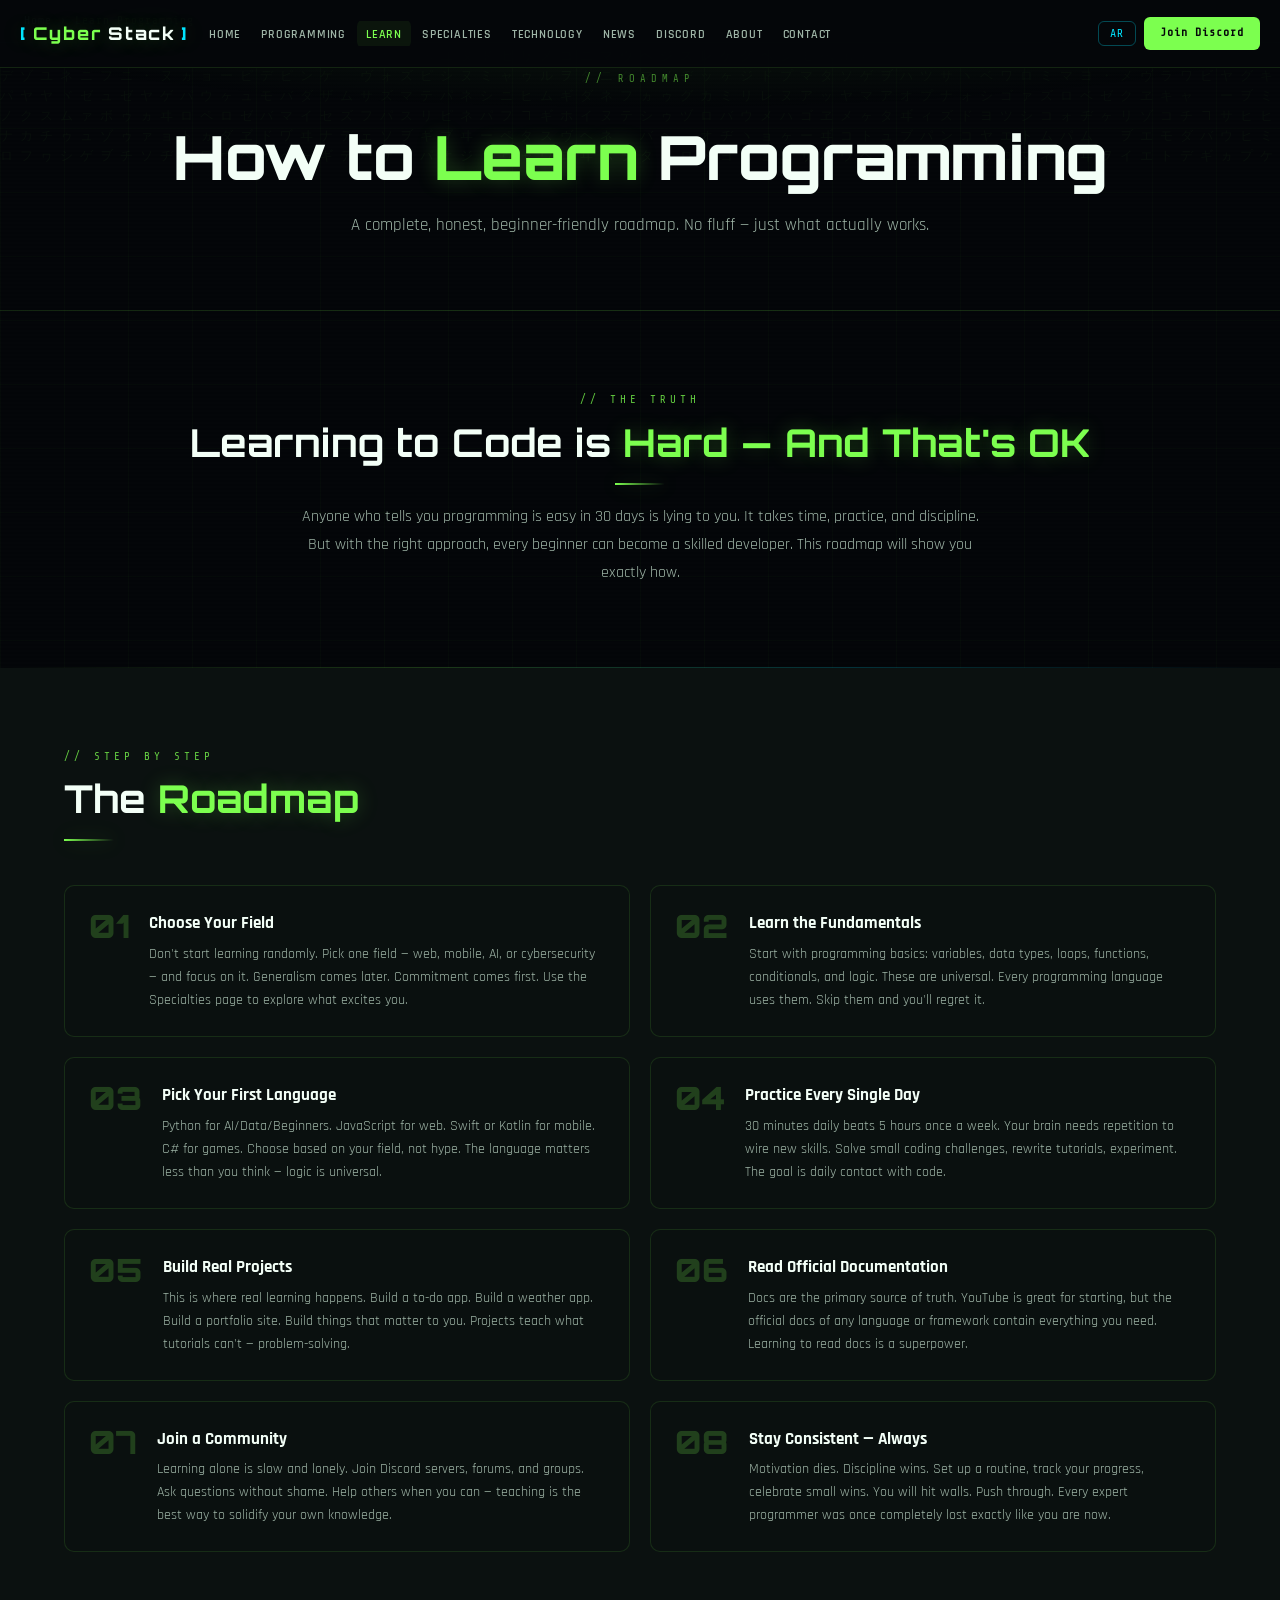
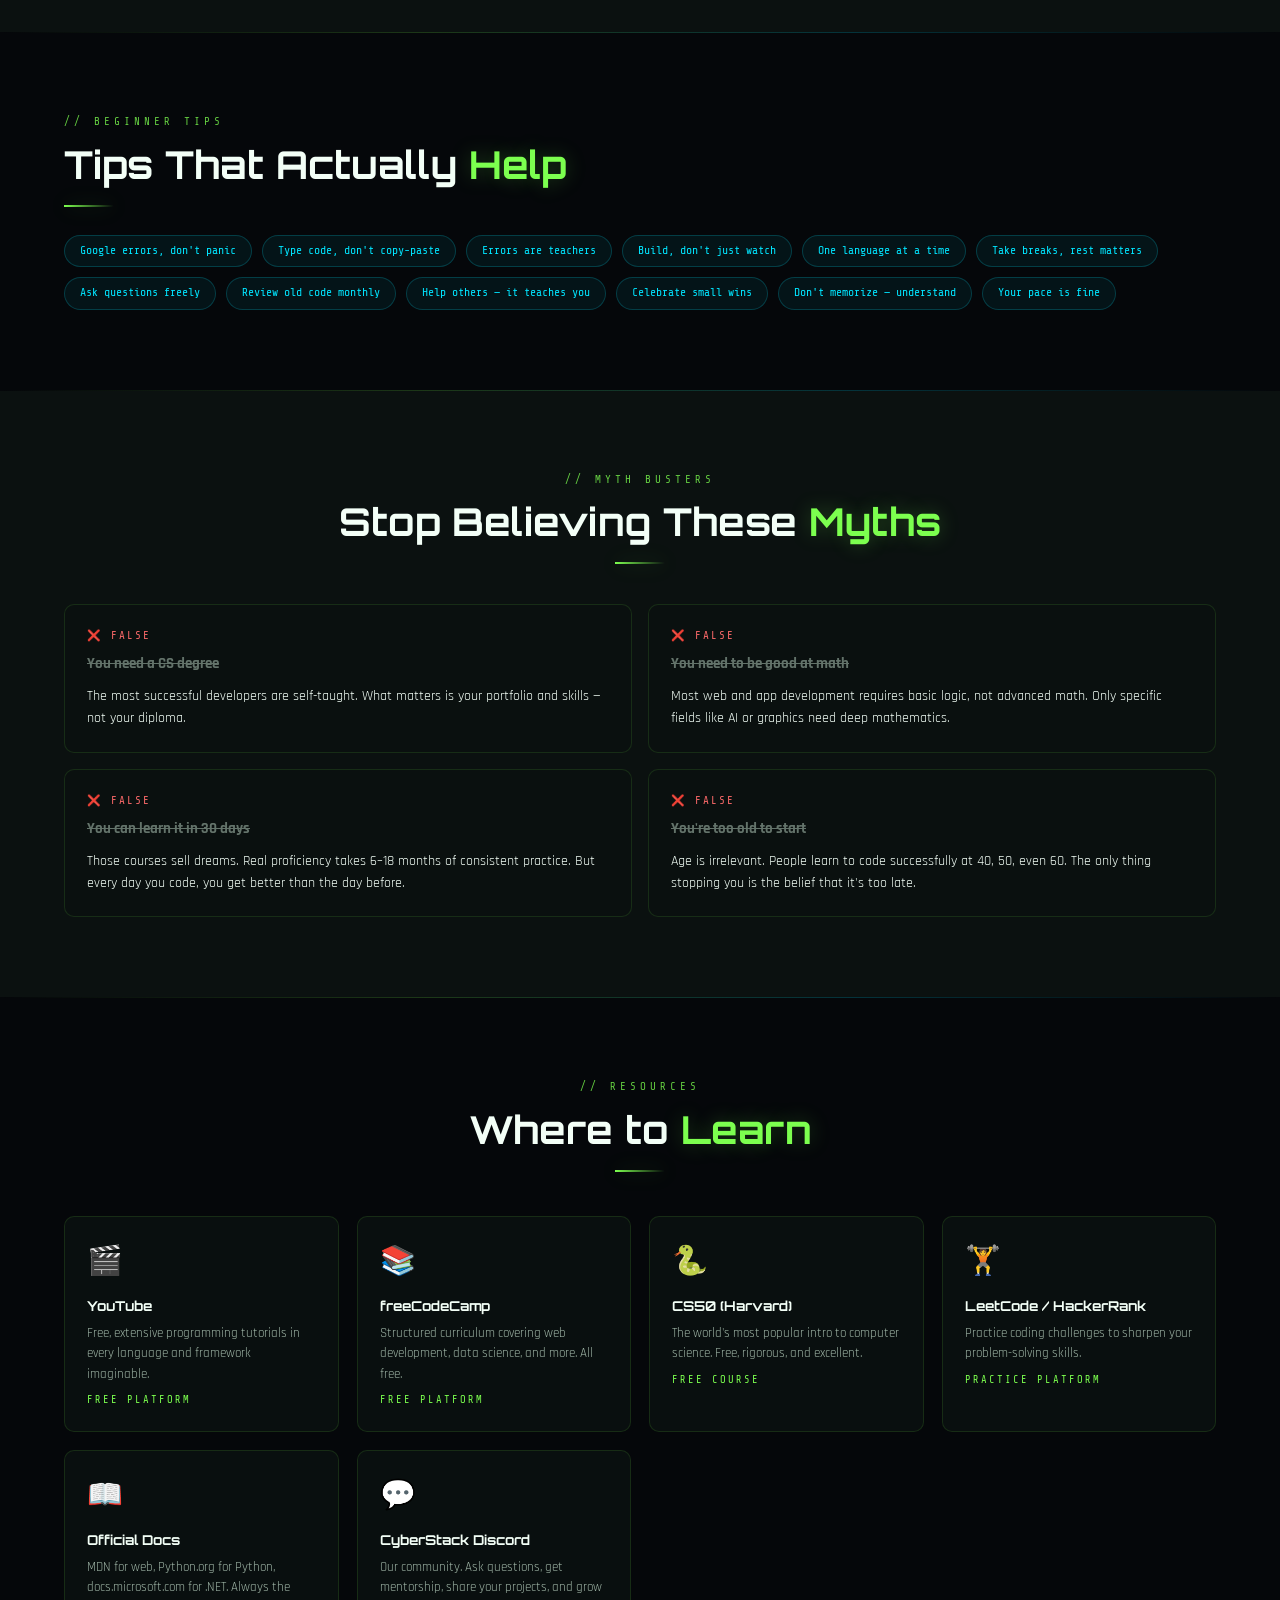
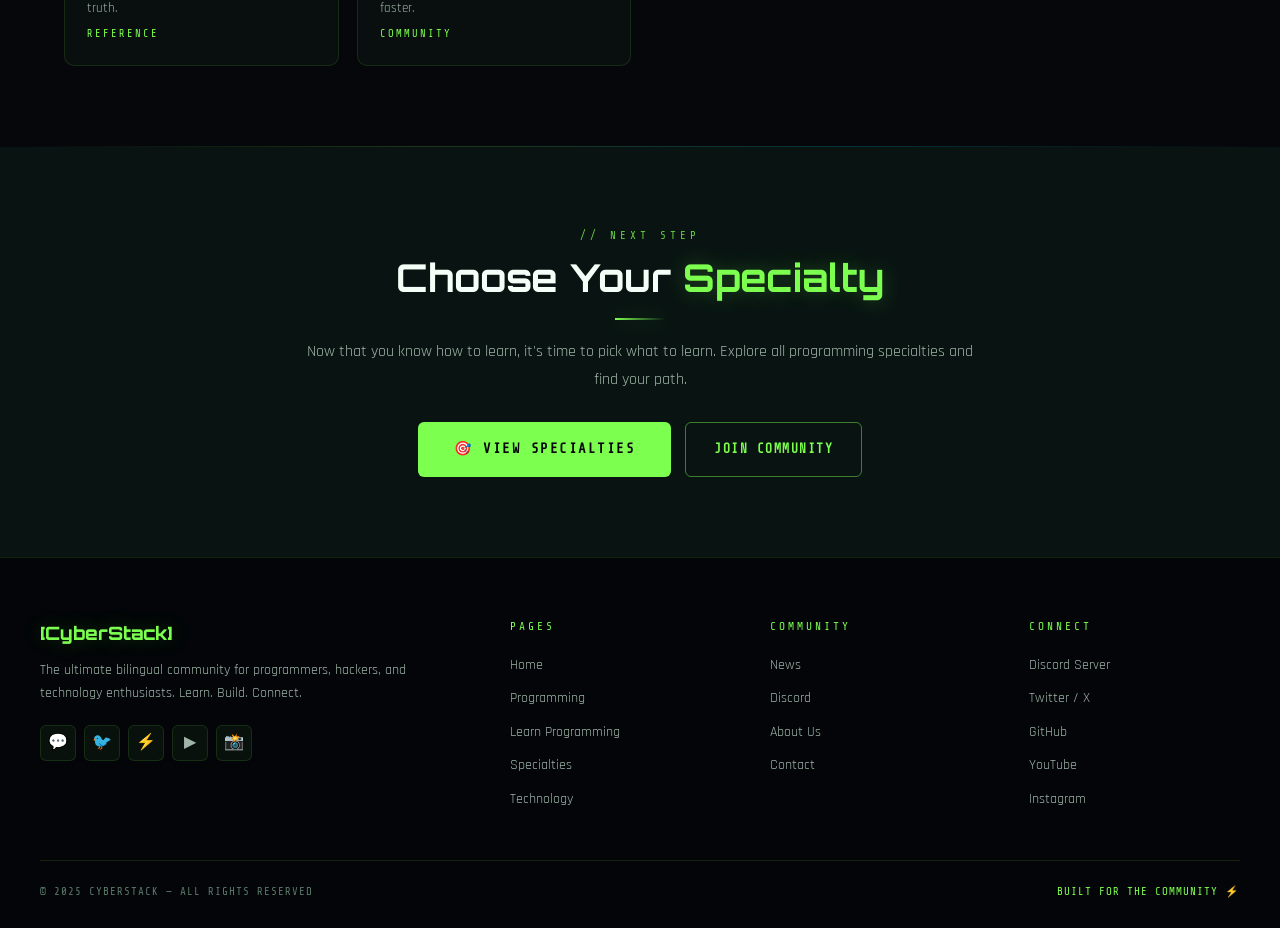
<file: learn.html>
<!DOCTYPE html>
<html lang="en" dir="ltr">
<head>
<meta charset="UTF-8"><meta name="viewport" content="width=device-width, initial-scale=1.0">
<title>Learn Programming — CyberStack</title>
<link rel="stylesheet" href="css/main.css">
<style>
.roadmap-grid { display:grid; grid-template-columns:1fr 1fr; gap:20px; margin-top:44px; }
.tip-pills { display:flex; flex-wrap:wrap; gap:10px; }
.tip-pill {
  background:rgba(0,229,255,0.06); border:1px solid rgba(0,229,255,0.2);
  border-radius:20px; padding:6px 15px;
  font-family:'Share Tech Mono',monospace; font-size:0.72rem; color:var(--cyan);
}
.resource-row { display:grid; grid-template-columns:repeat(auto-fill,minmax(260px,1fr)); gap:18px; margin-top:44px; }
.resource-card {
  background:var(--card); border:1px solid var(--border); border-radius:var(--radius-lg);
  padding:22px; transition:all 0.3s;
}
.resource-card:hover { border-color:var(--border-bright); box-shadow:var(--glow); transform:translateY(-3px); }
.resource-icon { font-size:1.8rem; margin-bottom:10px; }
.resource-name { font-family:'Orbitron',monospace; font-size:0.85rem; font-weight:700; color:var(--white); margin-bottom:6px; }
.resource-desc { font-size:0.8rem; color:var(--muted); line-height:1.6; }
.resource-type { font-family:'Share Tech Mono',monospace; font-size:0.65rem; letter-spacing:2px; color:var(--green); margin-top:8px; }
.myth-row { display:grid; grid-template-columns:1fr 1fr; gap:16px; }
.myth-card {
  background:var(--card); border:1px solid var(--border); border-radius:var(--radius-lg); padding:22px;
}
.myth-false { font-family:'Share Tech Mono',monospace; font-size:0.68rem; color:#ff6b6b; letter-spacing:2px; margin-bottom:8px; }
.myth-title { font-size:0.93rem; font-weight:700; color:var(--muted); margin-bottom:10px; text-decoration:line-through; opacity:0.6; }
.myth-truth { font-size:0.85rem; color:var(--white); }
@media(max-width:768px){.roadmap-grid,.myth-row{grid-template-columns:1fr;}}
</style>
</head>
<body>
<div id="nav-placeholder"></div>
<div class="page-content">
<script>
  atOptions = {
    'key' : 'ecf636c292693212865ebad65beaee13',
    'format' : 'iframe',
    'height' : 50,
    'width' : 320,
    'params' : {}
  };
</script>
<script src="https://www.highperformanceformat.com/ecf636c292693212865ebad65beaee13/invoke.js"></script>
<div class="breadcrumb">
  <a href="index.html" data-en="Home" data-ar="الرئيسية">Home</a>
  <span>›</span>
  <span data-en="Learn Programming" data-ar="تعلم البرمجة">Learn Programming</span>
</div>
<script>
  atOptions = {
    'key' : 'ecf636c292693212865ebad65beaee13',
    'format' : 'iframe',
    'height' : 50,
    'width' : 320,
    'params' : {}
  };
</script>
<script src="https://www.highperformanceformat.com/ecf636c292693212865ebad65beaee13/invoke.js"></script>
<div class="page-hero" data-tag="// ROADMAP">
  <h1><span class="en-only">How to <span class="hl">Learn</span> Programming</span><span class="ar-only" style="display:none">كيف <span class="hl">تتعلم</span> البرمجة</span></h1>
  <p class="en-only">A complete, honest, beginner-friendly roadmap. No fluff — just what actually works.</p>
  <p class="ar-only" style="display:none">خارطة طريق كاملة وصادقة وسهلة للمبتدئين. بدون حشو — فقط ما يعمل فعلًا.</p>
</div>

<!-- INTRO -->
<section class="section">
  <div class="container-md">
    <div class="fade-up centered">
      <span class="tag-label" data-en="// THE TRUTH" data-ar="// الحقيقة">// THE TRUTH</span>
      <h2 class="section-title"><span class="en-only">Learning to Code is <span class="hl">Hard — And That's OK</span></span><span class="ar-only" style="display:none">تعلّم البرمجة <span class="hl">صعب — وهذا طبيعي</span></span></h2>
      <div class="neon-divider"></div>
      <p class="section-desc en-only">Anyone who tells you programming is easy in 30 days is lying to you. It takes time, practice, and discipline. But with the right approach, every beginner can become a skilled developer. This roadmap will show you exactly how.</p>
      <p class="section-desc ar-only" style="display:none">من يخبرك أن البرمجة سهلة خلال 30 يومًا يكذب عليك. تستغرق وقتًا وممارسة وانضباطًا. لكن مع النهج الصحيح، يمكن لكل مبتدئ أن يصبح مطورًا متمكنًا. ستوضح لك هذه الخارطة كيف بالضبط.</p>
    </div>
  </div>
</section>

<div class="accent-bar"></div>
<script>
  atOptions = {
    'key' : 'ecf636c292693212865ebad65beaee13',
    'format' : 'iframe',
    'height' : 50,
    'width' : 320,
    'params' : {}
  };
</script>
<script src="https://www.highperformanceformat.com/ecf636c292693212865ebad65beaee13/invoke.js"></script>
<!-- ROADMAP -->
<section class="section section-alt">
  <div class="container">
    <div class="fade-up">
      <span class="tag-label" data-en="// STEP BY STEP" data-ar="// خطوة بخطوة">// STEP BY STEP</span>
      <h2 class="section-title"><span class="en-only">The <span class="hl">Roadmap</span></span><span class="ar-only" style="display:none">خارطة <span class="hl">الطريق</span></span></h2>
      <div class="neon-divider"></div>
    </div>
    <div class="roadmap-grid">
      <div class="step-card fade-up">
        <div class="step-num">01</div>
        <div class="step-content">
          <div class="step-title" data-en="Choose Your Field" data-ar="اختر مجالك">Choose Your Field</div>
          <div class="step-desc" data-en="Don't start learning randomly. Pick one field — web, mobile, AI, or cybersecurity — and focus on it. Generalism comes later. Commitment comes first. Use the Specialties page to explore what excites you." data-ar="لا تبدأ التعلم بشكل عشوائي. اختر مجالًا واحدًا — الويب أو الموبايل أو الذكاء الاصطناعي أو الأمن السيبراني — وركّز عليه. التخصص الأوسع يأتي لاحقًا. الالتزام يأتي أولًا.">Don't start learning randomly. Pick one field — web, mobile, AI, or cybersecurity — and focus on it. Generalism comes later. Commitment comes first. Use the Specialties page to explore what excites you.</div>
        </div>
      </div>
      <div class="step-card fade-up" style="transition-delay:0.07s">
        <div class="step-num">02</div>
        <div class="step-content">
          <div class="step-title" data-en="Learn the Fundamentals" data-ar="تعلّم الأساسيات">Learn the Fundamentals</div>
          <div class="step-desc" data-en="Start with programming basics: variables, data types, loops, functions, conditionals, and logic. These are universal. Every programming language uses them. Skip them and you'll regret it." data-ar="ابدأ بأساسيات البرمجة: المتغيرات وأنواع البيانات والحلقات والدوال والشروط والمنطق. هذه أساسيات شاملة. كل لغة برمجة تستخدمها. تجاوزها وستندم.">Start with programming basics: variables, data types, loops, functions, conditionals, and logic. These are universal. Every programming language uses them. Skip them and you'll regret it.</div>
        </div>
      </div>
      <div class="step-card fade-up" style="transition-delay:0.1s">
        <div class="step-num">03</div>
        <div class="step-content">
          <div class="step-title" data-en="Pick Your First Language" data-ar="اختر لغتك الأولى">Pick Your First Language</div>
          <div class="step-desc" data-en="Python for AI/Data/Beginners. JavaScript for web. Swift or Kotlin for mobile. C# for games. Choose based on your field, not hype. The language matters less than you think — logic is universal." data-ar="Python للذكاء الاصطناعي/البيانات/المبتدئين. JavaScript للويب. Swift أو Kotlin للموبايل. C# للألعاب. اختر بناءً على مجالك وليس الشهرة. اللغة أقل أهمية مما تعتقد — المنطق شامل.">Python for AI/Data/Beginners. JavaScript for web. Swift or Kotlin for mobile. C# for games. Choose based on your field, not hype. The language matters less than you think — logic is universal.</div>
        </div>
      </div>
      <div class="step-card fade-up" style="transition-delay:0.14s">
        <div class="step-num">04</div>
        <div class="step-content">
          <div class="step-title" data-en="Practice Every Single Day" data-ar="مارس كل يوم بدون استثناء">Practice Every Single Day</div>
          <div class="step-desc" data-en="30 minutes daily beats 5 hours once a week. Your brain needs repetition to wire new skills. Solve small coding challenges, rewrite tutorials, experiment. The goal is daily contact with code." data-ar="30 دقيقة يوميًا أفضل من 5 ساعات مرة في الأسبوع. يحتاج عقلك إلى التكرار لاكتساب المهارات الجديدة. حل تحديات برمجية صغيرة، أعد كتابة الدروس، جرّب. الهدف هو التواصل اليومي مع الكود.">30 minutes daily beats 5 hours once a week. Your brain needs repetition to wire new skills. Solve small coding challenges, rewrite tutorials, experiment. The goal is daily contact with code.</div>
        </div>
      </div>
      <div class="step-card fade-up" style="transition-delay:0.17s">
        <div class="step-num">05</div>
        <div class="step-content">
          <div class="step-title" data-en="Build Real Projects" data-ar="ابنِ مشاريع حقيقية">Build Real Projects</div>
          <div class="step-desc" data-en="This is where real learning happens. Build a to-do app. Build a weather app. Build a portfolio site. Build things that matter to you. Projects teach what tutorials can't — problem-solving." data-ar="هنا يحدث التعلم الحقيقي. ابنِ تطبيق مهام. ابنِ تطبيق طقس. ابنِ موقع محفظة. ابنِ أشياء تهمك. المشاريع تُعلّم ما لا تستطيع الدروس تعليمه — حل المشكلات.">This is where real learning happens. Build a to-do app. Build a weather app. Build a portfolio site. Build things that matter to you. Projects teach what tutorials can't — problem-solving.</div>
        </div>
      </div>
      <div class="step-card fade-up" style="transition-delay:0.2s">
        <div class="step-num">06</div>
        <div class="step-content">
          <div class="step-title" data-en="Read Official Documentation" data-ar="اقرأ التوثيقات الرسمية">Read Official Documentation</div>
          <div class="step-desc" data-en="Docs are the primary source of truth. YouTube is great for starting, but the official docs of any language or framework contain everything you need. Learning to read docs is a superpower." data-ar="التوثيقات هي المصدر الأساسي للحقيقة. YouTube رائع للبداية، لكن التوثيقات الرسمية لأي لغة أو إطار عمل تحتوي على كل ما تحتاجه. تعلّم قراءة التوثيقات هي قوة خارقة.">Docs are the primary source of truth. YouTube is great for starting, but the official docs of any language or framework contain everything you need. Learning to read docs is a superpower.</div>
        </div>
      </div>
      <div class="step-card fade-up" style="transition-delay:0.23s">
        <div class="step-num">07</div>
        <div class="step-content">
          <div class="step-title" data-en="Join a Community" data-ar="انضم إلى مجتمع">Join a Community</div>
          <div class="step-desc" data-en="Learning alone is slow and lonely. Join Discord servers, forums, and groups. Ask questions without shame. Help others when you can — teaching is the best way to solidify your own knowledge." data-ar="التعلم وحيدًا بطيء ومنعزل. انضم إلى سيرفرات Discord والمنتديات والمجموعات. اطرح الأسئلة بدون خجل. ساعد الآخرين عندما تستطيع — التدريس هو أفضل طريقة لترسيخ معرفتك.">Learning alone is slow and lonely. Join Discord servers, forums, and groups. Ask questions without shame. Help others when you can — teaching is the best way to solidify your own knowledge.</div>
        </div>
      </div>
      <div class="step-card fade-up" style="transition-delay:0.26s">
        <div class="step-num">08</div>
        <div class="step-content">
          <div class="step-title" data-en="Stay Consistent — Always" data-ar="ابقَ متواصلًا — دائمًا">Stay Consistent — Always</div>
          <div class="step-desc" data-en="Motivation dies. Discipline wins. Set up a routine, track your progress, celebrate small wins. You will hit walls. Push through. Every expert programmer was once completely lost exactly like you are now." data-ar="الحافز يموت. الانضباط ينتصر. أنشئ روتينًا وتتبع تقدمك واحتفل بالإنجازات الصغيرة. ستصطدم بعقبات. تجاوزها. كل مبرمج خبير كان في يوم ما ضائعًا تمامًا مثلما أنت الآن.">Motivation dies. Discipline wins. Set up a routine, track your progress, celebrate small wins. You will hit walls. Push through. Every expert programmer was once completely lost exactly like you are now.</div>
        </div>
      </div>
    </div>
  </div>
</section>
<script>
  atOptions = {
    'key' : 'ecf636c292693212865ebad65beaee13',
    'format' : 'iframe',
    'height' : 50,
    'width' : 320,
    'params' : {}
  };
</script>
<script src="https://www.highperformanceformat.com/ecf636c292693212865ebad65beaee13/invoke.js"></script>
<div class="accent-bar"></div>

<!-- BEGINNER TIPS -->
<section class="section">
  <div class="container">
    <div class="fade-up">
      <span class="tag-label" data-en="// BEGINNER TIPS" data-ar="// نصائح للمبتدئين">// BEGINNER TIPS</span>
      <h2 class="section-title"><span class="en-only">Tips That Actually <span class="hl">Help</span></span><span class="ar-only" style="display:none">نصائح <span class="hl">تفيد فعلًا</span></span></h2>
      <div class="neon-divider"></div>
    </div>
    <div class="tip-pills fade-up" style="margin-top:28px">
      <span class="tip-pill" data-en="Google errors, don't panic" data-ar="ابحث عن الأخطاء، لا تتذعر">Google errors, don't panic</span>
      <span class="tip-pill" data-en="Type code, don't copy-paste" data-ar="اكتب الكود، لا تنسخ وتلصق">Type code, don't copy-paste</span>
      <span class="tip-pill" data-en="Errors are teachers" data-ar="الأخطاء معلمون">Errors are teachers</span>
      <span class="tip-pill" data-en="Build, don't just watch" data-ar="ابنِ، لا تكتفِ بالمشاهدة">Build, don't just watch</span>
      <span class="tip-pill" data-en="One language at a time" data-ar="لغة واحدة في كل مرة">One language at a time</span>
      <span class="tip-pill" data-en="Take breaks, rest matters" data-ar="خذ استراحات، الراحة مهمة">Take breaks, rest matters</span>
      <span class="tip-pill" data-en="Ask questions freely" data-ar="اطرح الأسئلة بحرية">Ask questions freely</span>
      <span class="tip-pill" data-en="Review old code monthly" data-ar="راجع كودك القديم شهريًا">Review old code monthly</span>
      <span class="tip-pill" data-en="Help others — it teaches you" data-ar="ساعد الآخرين — فهو يعلّمك">Help others — it teaches you</span>
      <span class="tip-pill" data-en="Celebrate small wins" data-ar="احتفل بالإنجازات الصغيرة">Celebrate small wins</span>
      <span class="tip-pill" data-en="Don't memorize — understand" data-ar="لا تحفظ — افهم">Don't memorize — understand</span>
      <span class="tip-pill" data-en="Your pace is fine" data-ar="وتيرتك جيدة">Your pace is fine</span>
    </div>
  </div>
</section>

<div class="accent-bar"></div>

<!-- MYTH BUSTERS -->
<section class="section section-alt">
  <div class="container">
    <div class="fade-up centered">
      <span class="tag-label" data-en="// MYTH BUSTERS" data-ar="// تفنيد الأساطير">// MYTH BUSTERS</span>
      <h2 class="section-title"><span class="en-only">Stop Believing These <span class="hl">Myths</span></span><span class="ar-only" style="display:none">توقف عن تصديق هذه <span class="hl">الأساطير</span></span></h2>
      <div class="neon-divider"></div>
    </div>
    <div class="myth-row fade-up" style="margin-top:40px">
      <div class="myth-card">
        <div class="myth-false" data-en="❌ FALSE" data-ar="❌ خاطئ">❌ FALSE</div>
        <div class="myth-title" data-en="You need a CS degree" data-ar="تحتاج شهادة علوم الحاسوب">You need a CS degree</div>
        <div class="myth-truth" data-en="The most successful developers are self-taught. What matters is your portfolio and skills — not your diploma." data-ar="أنجح المطورين تعلّموا ذاتيًا. ما يهم هو محفظة أعمالك ومهاراتك — وليس شهادتك.">The most successful developers are self-taught. What matters is your portfolio and skills — not your diploma.</div>
      </div>
      <div class="myth-card">
        <div class="myth-false" data-en="❌ FALSE" data-ar="❌ خاطئ">❌ FALSE</div>
        <div class="myth-title" data-en="You need to be good at math" data-ar="تحتاج أن تكون جيدًا في الرياضيات">You need to be good at math</div>
        <div class="myth-truth" data-en="Most web and app development requires basic logic, not advanced math. Only specific fields like AI or graphics need deep mathematics." data-ar="معظم تطوير الويب والتطبيقات يتطلب منطقًا أساسيًا، وليس رياضيات متقدمة. فقط مجالات محددة كالذكاء الاصطناعي أو الرسومات تحتاج رياضيات عميقة.">Most web and app development requires basic logic, not advanced math. Only specific fields like AI or graphics need deep mathematics.</div>
      </div>
      <div class="myth-card">
        <div class="myth-false" data-en="❌ FALSE" data-ar="❌ خاطئ">❌ FALSE</div>
        <div class="myth-title" data-en="You can learn it in 30 days" data-ar="يمكنك تعلمها في 30 يومًا">You can learn it in 30 days</div>
        <div class="myth-truth" data-en="Those courses sell dreams. Real proficiency takes 6–18 months of consistent practice. But every day you code, you get better than the day before." data-ar="تلك الدورات تبيع الأحلام. الكفاءة الحقيقية تستغرق 6–18 شهرًا من الممارسة المتواصلة. لكن كل يوم تكتب فيه كودًا، تصبح أفضل من أمس.">Those courses sell dreams. Real proficiency takes 6–18 months of consistent practice. But every day you code, you get better than the day before.</div>
      </div>
      <div class="myth-card">
        <div class="myth-false" data-en="❌ FALSE" data-ar="❌ خاطئ">❌ FALSE</div>
        <div class="myth-title" data-en="You're too old to start" data-ar="أنت كبير جدًا للبدء">You're too old to start</div>
        <div class="myth-truth" data-en="Age is irrelevant. People learn to code successfully at 40, 50, even 60. The only thing stopping you is the belief that it's too late." data-ar="العمر غير ذي صلة. يتعلم الناس البرمجة بنجاح في سن الأربعين والخمسين وحتى الستين. الشيء الوحيد الذي يوقفك هو الاعتقاد بأن الوقت قد فات.">Age is irrelevant. People learn to code successfully at 40, 50, even 60. The only thing stopping you is the belief that it's too late.</div>
      </div>
    </div>
  </div>
</section>

<div class="accent-bar"></div>
<script>
  atOptions = {
    'key' : 'ecf636c292693212865ebad65beaee13',
    'format' : 'iframe',
    'height' : 50,
    'width' : 320,
    'params' : {}
  };
</script>
<script src="https://www.highperformanceformat.com/ecf636c292693212865ebad65beaee13/invoke.js"></script>
<!-- RESOURCES -->
<section class="section">
  <div class="container">
    <div class="fade-up centered">
      <span class="tag-label" data-en="// RESOURCES" data-ar="// المصادر">// RESOURCES</span>
      <h2 class="section-title"><span class="en-only">Where to <span class="hl">Learn</span></span><span class="ar-only" style="display:none">أين <span class="hl">تتعلم</span></span></h2>
      <div class="neon-divider"></div>
    </div>
    <div class="resource-row fade-up">
      <div class="resource-card"><div class="resource-icon">🎬</div><div class="resource-name">YouTube</div><div class="resource-desc" data-en="Free, extensive programming tutorials in every language and framework imaginable." data-ar="دروس برمجة مجانية وشاملة في كل لغة وإطار عمل يمكن تخيله.">Free, extensive programming tutorials in every language and framework imaginable.</div><div class="resource-type" data-en="FREE PLATFORM" data-ar="منصة مجانية">FREE PLATFORM</div></div>
      <div class="resource-card"><div class="resource-icon">📚</div><div class="resource-name">freeCodeCamp</div><div class="resource-desc" data-en="Structured curriculum covering web development, data science, and more. All free." data-ar="منهج منظم يغطي تطوير الويب وعلم البيانات وأكثر. كله مجاني.">Structured curriculum covering web development, data science, and more. All free.</div><div class="resource-type" data-en="FREE PLATFORM" data-ar="منصة مجانية">FREE PLATFORM</div></div>
      <div class="resource-card"><div class="resource-icon">🐍</div><div class="resource-name">CS50 (Harvard)</div><div class="resource-desc" data-en="The world's most popular intro to computer science. Free, rigorous, and excellent." data-ar="أشهر مقدمة للعلوم الحاسوبية في العالم. مجانية وصارمة وممتازة.">The world's most popular intro to computer science. Free, rigorous, and excellent.</div><div class="resource-type" data-en="FREE COURSE" data-ar="دورة مجانية">FREE COURSE</div></div>
      <div class="resource-card"><div class="resource-icon">🏋️</div><div class="resource-name">LeetCode / HackerRank</div><div class="resource-desc" data-en="Practice coding challenges to sharpen your problem-solving skills." data-ar="تدرّب على تحديات البرمجة لتحسين مهاراتك في حل المشكلات.">Practice coding challenges to sharpen your problem-solving skills.</div><div class="resource-type" data-en="PRACTICE PLATFORM" data-ar="منصة تدريب">PRACTICE PLATFORM</div></div>
      <div class="resource-card"><div class="resource-icon">📖</div><div class="resource-name">Official Docs</div><div class="resource-desc" data-en="MDN for web, Python.org for Python, docs.microsoft.com for .NET. Always the truth." data-ar="MDN للويب، Python.org للبايثون، docs.microsoft.com لـ .NET. دائمًا هي الحقيقة.">MDN for web, Python.org for Python, docs.microsoft.com for .NET. Always the truth.</div><div class="resource-type" data-en="REFERENCE" data-ar="مرجع">REFERENCE</div></div>
      <div class="resource-card"><div class="resource-icon">💬</div><div class="resource-name">CyberStack Discord</div><div class="resource-desc" data-en="Our community. Ask questions, get mentorship, share your projects, and grow faster." data-ar="مجتمعنا. اطرح أسئلتك، احصل على إرشاد، شارك مشاريعك، وانمُ بشكل أسرع.">Our community. Ask questions, get mentorship, share your projects, and grow faster.</div><div class="resource-type" data-en="COMMUNITY" data-ar="مجتمع">COMMUNITY</div></div>
    </div>
  </div>
</section>

<div class="accent-bar"></div>

<!-- CTA -->
<section class="section section-alt2 centered">
  <div class="container-sm fade-up">
    <span class="tag-label" data-en="// NEXT STEP" data-ar="// الخطوة التالية">// NEXT STEP</span>
    <h2 class="section-title"><span class="en-only">Choose Your <span class="hl">Specialty</span></span><span class="ar-only" style="display:none">اختر <span class="hl">تخصصك</span></span></h2>
    <div class="neon-divider"></div>
    <p class="section-desc en-only">Now that you know how to learn, it's time to pick what to learn. Explore all programming specialties and find your path.</p>
    <p class="section-desc ar-only" style="display:none">الآن بعد أن عرفت كيف تتعلم، حان الوقت لاختيار ما تتعلمه. استكشف جميع التخصصات وابحث عن مسارك.</p>
    <div style="display:flex;gap:14px;justify-content:center;flex-wrap:wrap;margin-top:28px;">
      <a href="specialties.html" class="btn btn-primary btn-lg" data-en="🎯 View Specialties" data-ar="🎯 استعرض التخصصات">🎯 View Specialties</a>
      <a href="discord.html" class="btn btn-outline" data-en="Join Community" data-ar="انضم إلى المجتمع">Join Community</a>
    </div>
  </div>
</section>

</div>
<div id="footer-placeholder"></div>
<script src="js/main.js"></script>
</body>
</html>
</file>
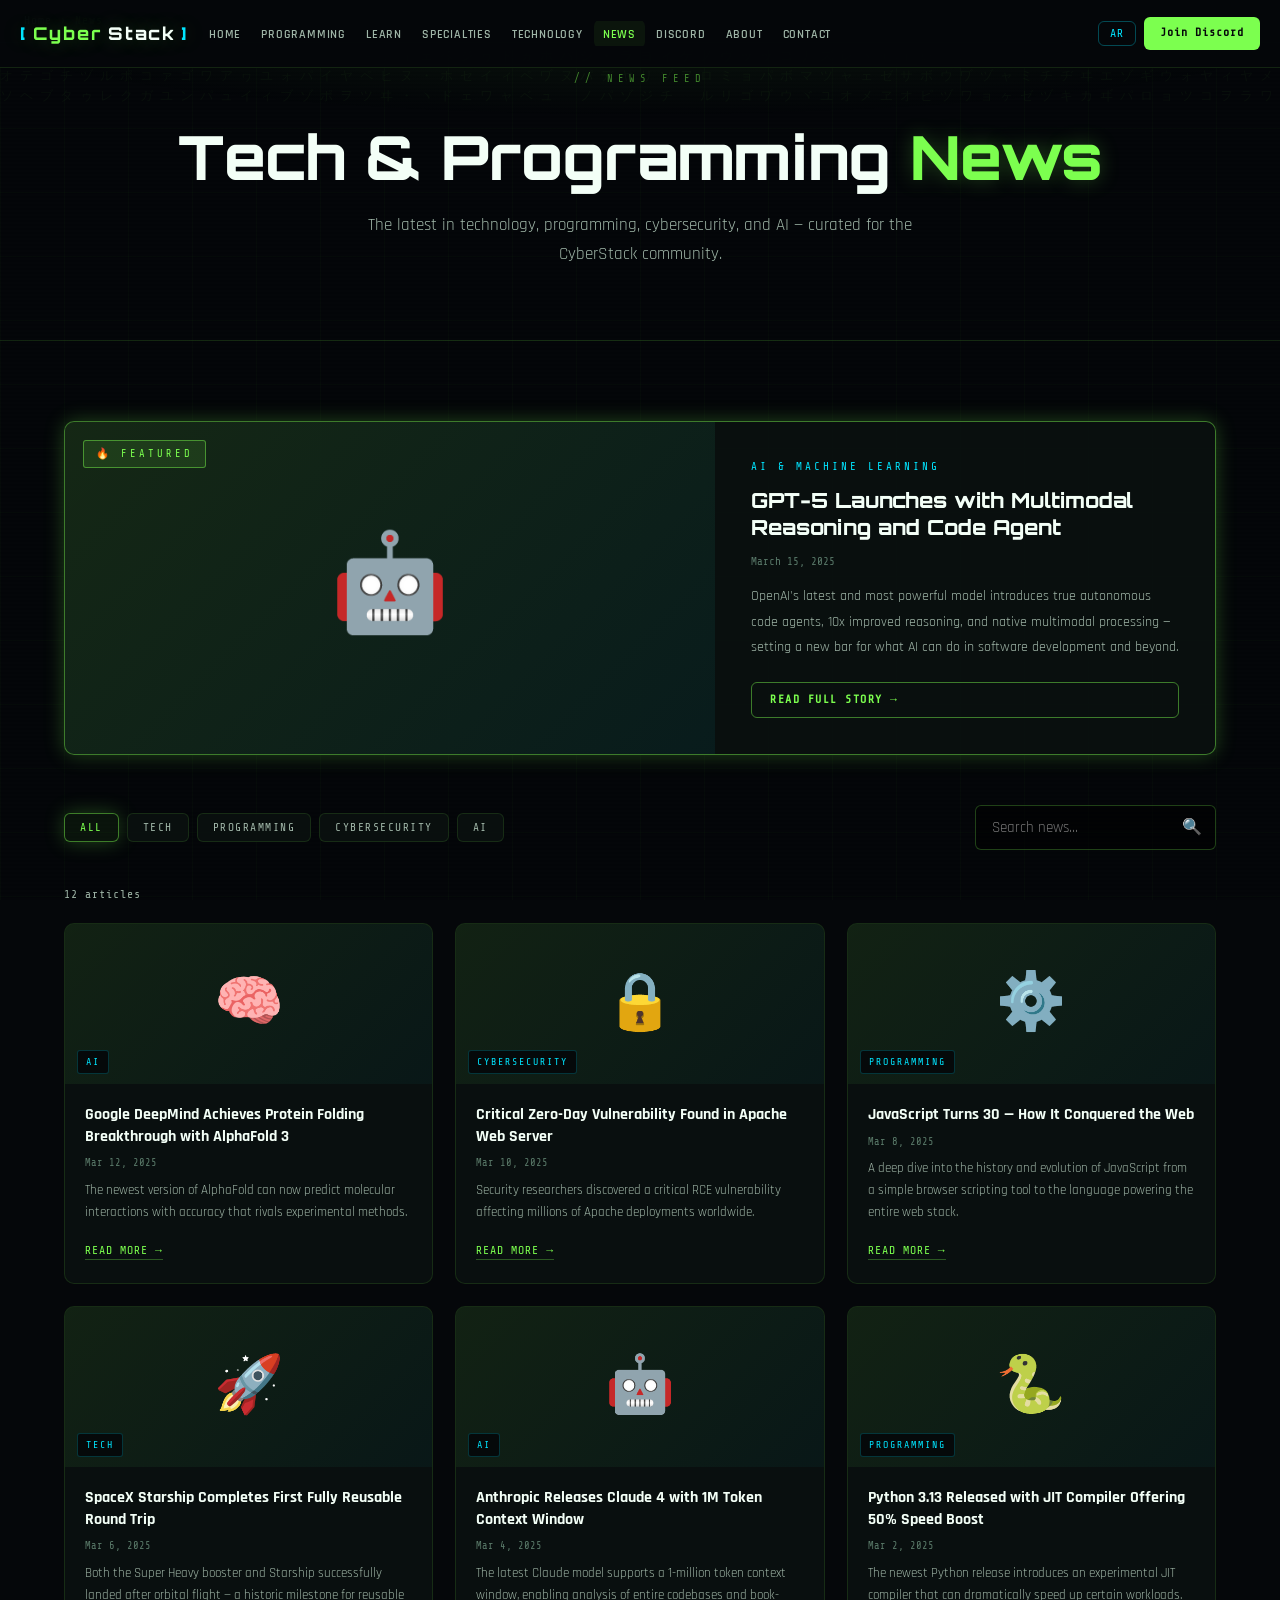
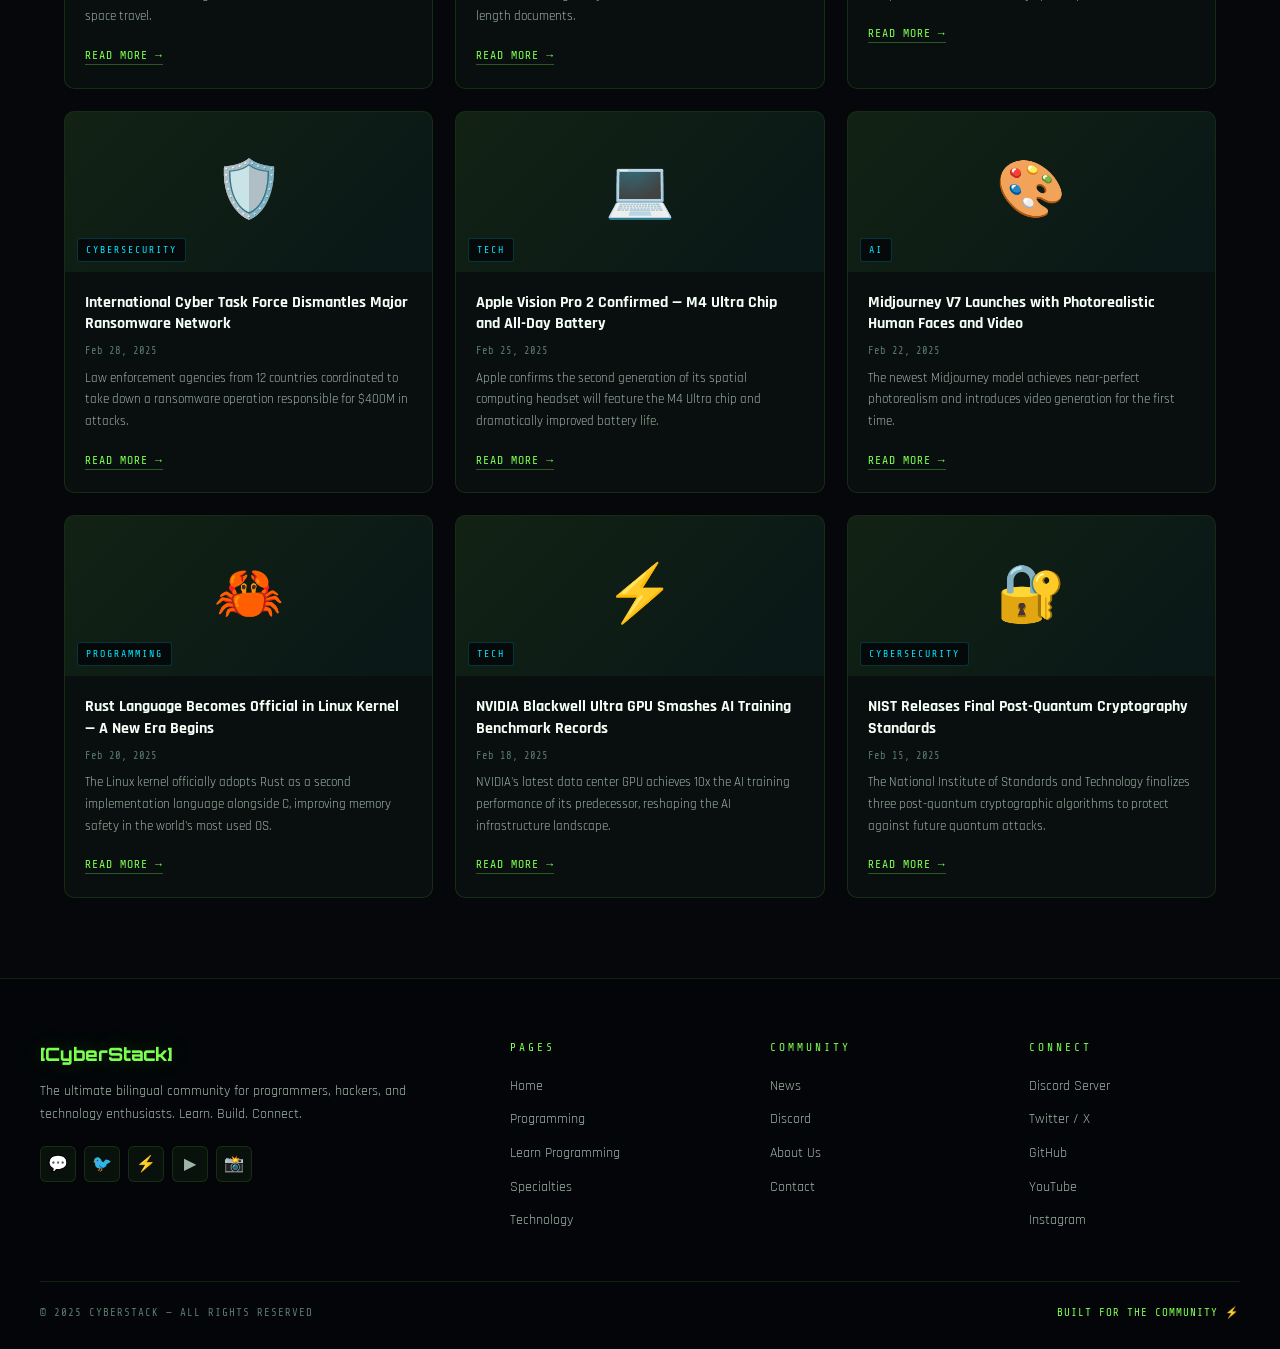
<file: news.html>
<!DOCTYPE html>
<html lang="en" dir="ltr">
<head>
<meta charset="UTF-8"><meta name="viewport" content="width=device-width, initial-scale=1.0">
<title>News — CyberStack</title>
<link rel="stylesheet" href="css/main.css">
<style>
.news-controls { display:flex; align-items:center; justify-content:space-between; flex-wrap:wrap; gap:16px; margin-bottom:36px; }
.featured-article {
  background:var(--card); border:1px solid var(--border-bright);
  border-radius:var(--radius-lg); overflow:hidden;
  display:grid; grid-template-columns:1.3fr 1fr;
  margin-bottom:50px; box-shadow:var(--glow);
}
.fa-thumb {
  background:linear-gradient(135deg,rgba(124,255,79,0.1),rgba(0,229,255,0.06));
  display:flex; align-items:center; justify-content:center;
  font-size:6rem; min-height:300px; position:relative;
}
.fa-featured-badge {
  position:absolute; top:18px; left:18px;
  font-family:'Share Tech Mono',monospace; font-size:0.65rem; letter-spacing:3px;
  color:var(--green); background:rgba(124,255,79,0.1);
  border:1px solid var(--border-bright); padding:5px 12px; border-radius:3px;
}
body.ar .fa-featured-badge { left:auto; right:18px; }
.fa-body { padding:36px; display:flex; flex-direction:column; justify-content:center; }
.fa-cat { font-family:'Share Tech Mono',monospace; font-size:0.68rem; letter-spacing:3px; color:var(--cyan); margin-bottom:12px; }
.fa-title { font-family:'Orbitron',monospace; font-size:1.3rem; font-weight:800; color:var(--white); line-height:1.3; margin-bottom:12px; }
.fa-date { font-family:'Share Tech Mono',monospace; font-size:0.68rem; color:var(--dim); margin-bottom:14px; }
.fa-desc { font-size:0.9rem; color:var(--muted); line-height:1.75; margin-bottom:22px; }

.news-grid { display:grid; grid-template-columns:repeat(auto-fill,minmax(290px,1fr)); gap:22px; }
.news-count { font-family:'Share Tech Mono',monospace; font-size:0.72rem; color:var(--muted); letter-spacing:1px; }
.hidden { display:none !important; }

@media(max-width:800px){ .featured-article{grid-template-columns:1fr;} .fa-thumb{min-height:180px;} }
</style>
</head>
<body>
<div id="nav-placeholder"></div>
<div class="page-content">

<div class="breadcrumb">
  <a href="index.html" data-en="Home" data-ar="الرئيسية">Home</a>
  <span>›</span>
  <span data-en="News" data-ar="الأخبار">News</span>
</div>
<script>
  atOptions = {
    'key' : 'ecf636c292693212865ebad65beaee13',
    'format' : 'iframe',
    'height' : 50,
    'width' : 320,
    'params' : {}
  };
</script>
<script src="https://www.highperformanceformat.com/ecf636c292693212865ebad65beaee13/invoke.js"></script>
<div class="page-hero" data-tag="// NEWS FEED">
  <h1><span class="en-only">Tech & Programming <span class="hl">News</span></span><span class="ar-only" style="display:none">أخبار التقنية <span class="hl">والبرمجة</span></span></h1>
  <p class="en-only">The latest in technology, programming, cybersecurity, and AI — curated for the CyberStack community.</p>
  <p class="ar-only" style="display:none">الأحدث في التكنولوجيا والبرمجة والأمن السيبراني والذكاء الاصطناعي — منتقى لمجتمع سايبرستاك.</p>
</div>

<section class="section">
  <div class="container">

    <!-- Featured -->
    <div class="featured-article fade-up">
      <div class="fa-thumb">
        🤖
        <div class="fa-featured-badge" data-en="🔥 FEATURED" data-ar="🔥 مميز">🔥 FEATURED</div>
      </div>
      <div class="fa-body">
        <div class="fa-cat" data-en="AI & MACHINE LEARNING" data-ar="الذكاء الاصطناعي">AI & MACHINE LEARNING</div>
        <div class="fa-title en-only">GPT-5 Launches with Multimodal Reasoning and Code Agent</div>
        <div class="fa-title ar-only" style="display:none">إطلاق GPT-5 بالاستدلال متعدد الوسائط ووكيل الكود</div>
        <div class="fa-date">March 15, 2025</div>
        <div class="fa-desc en-only">OpenAI's latest and most powerful model introduces true autonomous code agents, 10x improved reasoning, and native multimodal processing — setting a new bar for what AI can do in software development and beyond.</div>
        <div class="fa-desc ar-only" style="display:none">أحدث وأقوى نموذج لـ OpenAI يُقدّم وكلاء كود مستقلين حقيقيين واستدلالًا أفضل بـ 10 مرات ومعالجة متعددة الوسائط أصلية.</div>
        <a href="#" class="btn btn-outline btn-sm" data-en="Read Full Story →" data-ar="اقرأ القصة كاملة ←">Read Full Story →</a>
      </div>
    </div>

    <!-- Controls -->
    <div class="news-controls fade-up">
      <div class="filter-tabs" id="filterTabs">
        <button class="filter-tab active" data-cat="all" data-en="All" data-ar="الكل">All</button>
        <button class="filter-tab" data-cat="tech" data-en="Tech" data-ar="تقنية">Tech</button>
        <button class="filter-tab" data-cat="programming" data-en="Programming" data-ar="برمجة">Programming</button>
        <button class="filter-tab" data-cat="cyber" data-en="Cybersecurity" data-ar="أمن سيبراني">Cybersecurity</button>
        <button class="filter-tab" data-cat="ai" data-en="AI" data-ar="ذكاء اصطناعي">AI</button>
      </div>
      <div class="search-wrap">
        <input type="text" class="search-input" id="newsSearch" placeholder="Search news..." data-en-placeholder="Search news..." data-ar-placeholder="ابحث في الأخبار...">
        <span class="search-icon">🔍</span>
      </div>
    </div>

    <div class="news-count" id="newsCount"></div>
    <div class="news-grid" id="newsGrid" style="margin-top:18px;"></div>

  </div>
</section>
<script>
  atOptions = {
    'key' : 'ecf636c292693212865ebad65beaee13',
    'format' : 'iframe',
    'height' : 50,
    'width' : 320,
    'params' : {}
  };
</script>
<script src="https://www.highperformanceformat.com/ecf636c292693212865ebad65beaee13/invoke.js"></script>
</div>
<div id="footer-placeholder"></div>
<script src="js/main.js"></script>
<script>
const allNews = [
  {cat:'ai',icon:'🧠',date:'Mar 12, 2025',dateAr:'12 مارس 2025',en:{title:'Google DeepMind Achieves Protein Folding Breakthrough with AlphaFold 3',desc:'The newest version of AlphaFold can now predict molecular interactions with accuracy that rivals experimental methods.'},ar:{title:'Google DeepMind يحقق اختراقًا في طي البروتينات مع AlphaFold 3',desc:'الإصدار الأحدث من AlphaFold يمكنه الآن التنبؤ بالتفاعلات الجزيئية بدقة تنافس الطرق التجريبية.'}},
  {cat:'cyber',icon:'🔒',date:'Mar 10, 2025',dateAr:'10 مارس 2025',en:{title:'Critical Zero-Day Vulnerability Found in Apache Web Server',desc:'Security researchers discovered a critical RCE vulnerability affecting millions of Apache deployments worldwide.'},ar:{title:'اكتشاف ثغرة Zero-Day حرجة في خادم Apache',desc:'اكتشف باحثو الأمن ثغرة RCE حرجة تؤثر على ملايين نشرات Apache في جميع أنحاء العالم.'}},
  {cat:'programming',icon:'⚙️',date:'Mar 8, 2025',dateAr:'8 مارس 2025',en:{title:'JavaScript Turns 30 — How It Conquered the Web',desc:'A deep dive into the history and evolution of JavaScript from a simple browser scripting tool to the language powering the entire web stack.'},ar:{title:'JavaScript يبلغ 30 عامًا — كيف غزا الويب',desc:'تعمّق في تاريخ وتطور JavaScript من أداة برمجة نصية بسيطة للمتصفح إلى اللغة التي تُشغّل مكدس الويب بالكامل.'}},
  {cat:'tech',icon:'🚀',date:'Mar 6, 2025',dateAr:'6 مارس 2025',en:{title:'SpaceX Starship Completes First Fully Reusable Round Trip',desc:'Both the Super Heavy booster and Starship successfully landed after orbital flight — a historic milestone for reusable space travel.'},ar:{title:'Starship SpaceX تُكمل أول رحلة ذهابًا وإيابًا قابلة لإعادة الاستخدام',desc:'نجح كل من المعزز Super Heavy والمركبة Starship في الهبوط بعد رحلة مدارية — مرحلة تاريخية.'}},
  {cat:'ai',icon:'🤖',date:'Mar 4, 2025',dateAr:'4 مارس 2025',en:{title:'Anthropic Releases Claude 4 with 1M Token Context Window',desc:'The latest Claude model supports a 1-million token context window, enabling analysis of entire codebases and book-length documents.'},ar:{title:'Anthropic تُصدر Claude 4 بنافذة سياق مليون رمز',desc:'أحدث نموذج Claude يدعم نافذة سياق مليون رمز، مما يتيح تحليل قواعد أكواد بأكملها ووثائق بطول الكتب.'}},
  {cat:'programming',icon:'🐍',date:'Mar 2, 2025',dateAr:'2 مارس 2025',en:{title:'Python 3.13 Released with JIT Compiler Offering 50% Speed Boost',desc:'The newest Python release introduces an experimental JIT compiler that can dramatically speed up certain workloads.'},ar:{title:'إصدار Python 3.13 مع مترجم JIT يوفر تسريعًا بنسبة 50%',desc:'أحدث إصدار من Python يُقدّم مترجم JIT تجريبيًا يمكنه تسريع أعباء العمل المعينة بشكل كبير.'}},
  {cat:'cyber',icon:'🛡️',date:'Feb 28, 2025',dateAr:'28 فبراير 2025',en:{title:'International Cyber Task Force Dismantles Major Ransomware Network',desc:'Law enforcement agencies from 12 countries coordinated to take down a ransomware operation responsible for $400M in attacks.'},ar:{title:'فرقة العمل الدولية للإنترنت تُفكك شبكة برامج فدية كبرى',desc:'تنسّقت وكالات إنفاذ القانون من 12 دولة لإسقاط عملية برامج فدية مسؤولة عن هجمات بقيمة 400 مليون دولار.'}},
  {cat:'tech',icon:'💻',date:'Feb 25, 2025',dateAr:'25 فبراير 2025',en:{title:'Apple Vision Pro 2 Confirmed — M4 Ultra Chip and All-Day Battery',desc:'Apple confirms the second generation of its spatial computing headset will feature the M4 Ultra chip and dramatically improved battery life.'},ar:{title:'تأكيد Apple Vision Pro 2 — شريحة M4 Ultra وبطارية طوال اليوم',desc:'تؤكد Apple أن الجيل الثاني من سماعة الحوسبة المكانية ستضم شريحة M4 Ultra وعمر بطارية أفضل بكثير.'}},
  {cat:'ai',icon:'🎨',date:'Feb 22, 2025',dateAr:'22 فبراير 2025',en:{title:'Midjourney V7 Launches with Photorealistic Human Faces and Video',desc:'The newest Midjourney model achieves near-perfect photorealism and introduces video generation for the first time.'},ar:{title:'إطلاق Midjourney V7 بوجوه بشرية فوتوغرافية وفيديو',desc:'أحدث نموذج Midjourney يحقق واقعية فوتوغرافية شبه مثالية ويُقدّم توليد الفيديو لأول مرة.'}},
  {cat:'programming',icon:'🦀',date:'Feb 20, 2025',dateAr:'20 فبراير 2025',en:{title:'Rust Language Becomes Official in Linux Kernel — A New Era Begins',desc:'The Linux kernel officially adopts Rust as a second implementation language alongside C, improving memory safety in the world\'s most used OS.'},ar:{title:'لغة Rust تصبح رسمية في نواة Linux — بداية حقبة جديدة',desc:'تعتمد نواة Linux رسميًا Rust كلغة تنفيذ ثانية جانب C، مما يُحسّن أمان الذاكرة في أكثر أنظمة التشغيل استخدامًا في العالم.'}},
  {cat:'tech',icon:'⚡',date:'Feb 18, 2025',dateAr:'18 فبراير 2025',en:{title:'NVIDIA Blackwell Ultra GPU Smashes AI Training Benchmark Records',desc:'NVIDIA\'s latest data center GPU achieves 10x the AI training performance of its predecessor, reshaping the AI infrastructure landscape.'},ar:{title:'GPU NVIDIA Blackwell Ultra يحطم أرقام قياسية لتدريب الذكاء الاصطناعي',desc:'أحدث GPU مركز بيانات من NVIDIA يحقق أداءً في تدريب الذكاء الاصطناعي أفضل بـ 10 مرات من سابقه.'}},
  {cat:'cyber',icon:'🔐',date:'Feb 15, 2025',dateAr:'15 فبراير 2025',en:{title:'NIST Releases Final Post-Quantum Cryptography Standards',desc:'The National Institute of Standards and Technology finalizes three post-quantum cryptographic algorithms to protect against future quantum attacks.'},ar:{title:'NIST تُصدر معايير التشفير ما بعد الكمي النهائية',desc:'يُنهي المعهد الوطني للمعايير والتكنولوجيا ثلاثة خوارزميات تشفير ما بعد الكمي للحماية من الهجمات الكمية المستقبلية.'}},
];

const catLabels = {
  all:{en:'ALL',ar:'الكل'},
  tech:{en:'TECH',ar:'تقنية'},
  programming:{en:'PROGRAMMING',ar:'برمجة'},
  cyber:{en:'CYBERSECURITY',ar:'أمن سيبراني'},
  ai:{en:'AI',ar:'ذكاء اصطناعي'},
};

let currentCat = 'all';
let currentSearch = '';

function isAR() { return document.body.classList.contains('ar'); }

function renderNews() {
  const lang = isAR() ? 'ar' : 'en';
  const grid = document.getElementById('newsGrid');
  const filtered = allNews.filter(n => {
    const catOk = currentCat === 'all' || n.cat === currentCat;
    const q = currentSearch.toLowerCase();
    const textOk = !q || n[lang].title.toLowerCase().includes(q) || n[lang].desc.toLowerCase().includes(q);
    return catOk && textOk;
  });

  document.getElementById('newsCount').textContent = isAR()
    ? `${filtered.length} خبر`
    : `${filtered.length} articles`;

  grid.innerHTML = filtered.map(n => {
    const d = n[lang];
    const cat = catLabels[n.cat]?.[lang] || n.cat;
    const date = isAR() ? n.dateAr : n.date;
    return `<div class="news-card fade-up">
      <div class="news-card-thumb">${n.icon}
        <div class="news-card-cat">${cat}</div>
      </div>
      <div class="news-card-body">
        <div class="news-card-title">${d.title}</div>
        <div class="news-card-date">${date}</div>
        <div class="news-card-desc">${d.desc}</div>
        <a href="#" class="btn-read">${isAR()?'اقرأ المزيد ←':'READ MORE →'}</a>
      </div>
    </div>`;
  }).join('');
  initFadeUp();
}

document.getElementById('filterTabs').addEventListener('click', e => {
  const btn = e.target.closest('.filter-tab');
  if (!btn) return;
  document.querySelectorAll('.filter-tab').forEach(b => b.classList.remove('active'));
  btn.classList.add('active');
  currentCat = btn.dataset.cat;
  renderNews();
});

document.getElementById('newsSearch').addEventListener('input', e => {
  currentSearch = e.target.value;
  renderNews();
});

// Re-render on lang
const origApply = window.applyLang;
window.applyLang = lang => {
  origApply && origApply(lang);
  const isAr = lang === 'ar';
  const si = document.getElementById('newsSearch');
  if (si) si.placeholder = isAr ? 'ابحث في الأخبار...' : 'Search news...';
  document.querySelectorAll('.filter-tab[data-en]').forEach(b => {
    b.textContent = isAr ? b.dataset.ar : b.dataset.en;
  });
  renderNews();
};

document.addEventListener('DOMContentLoaded', () => setTimeout(renderNews, 80));
</script>
</body>
</html>
</file>
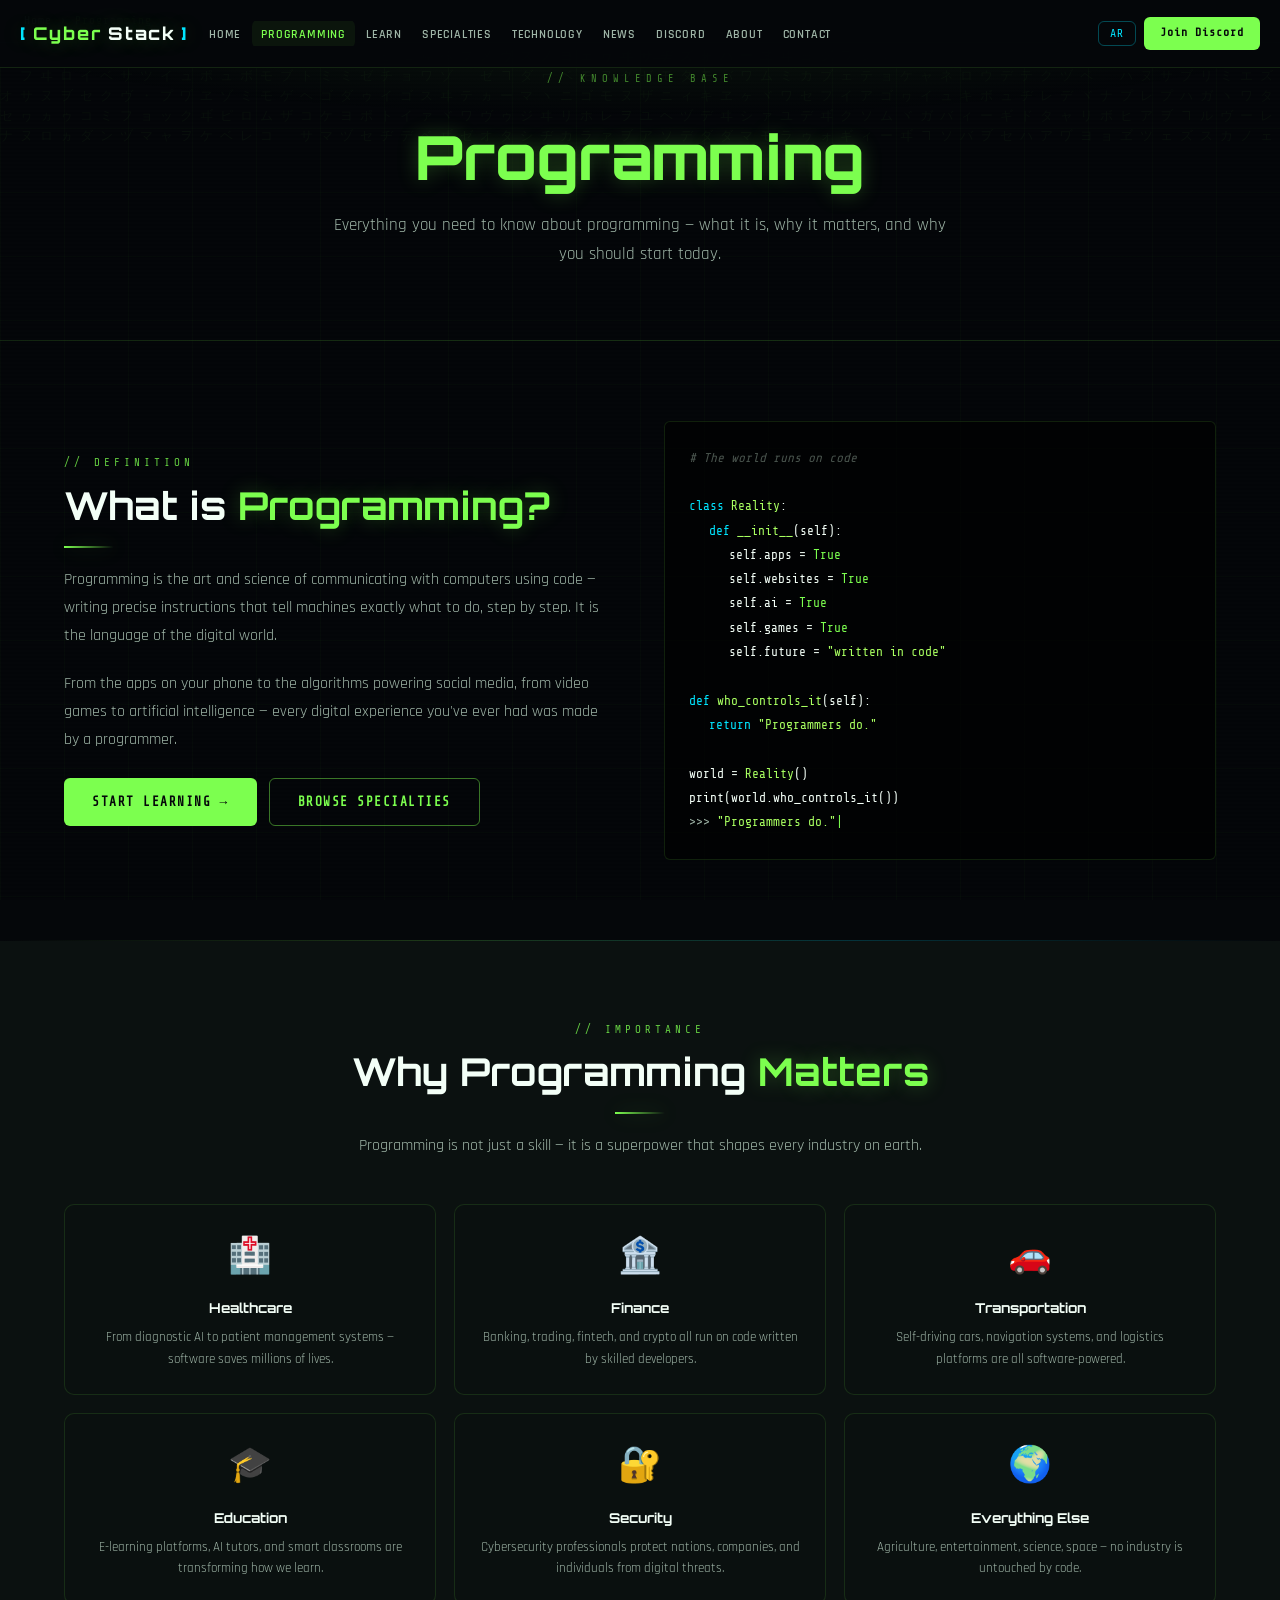
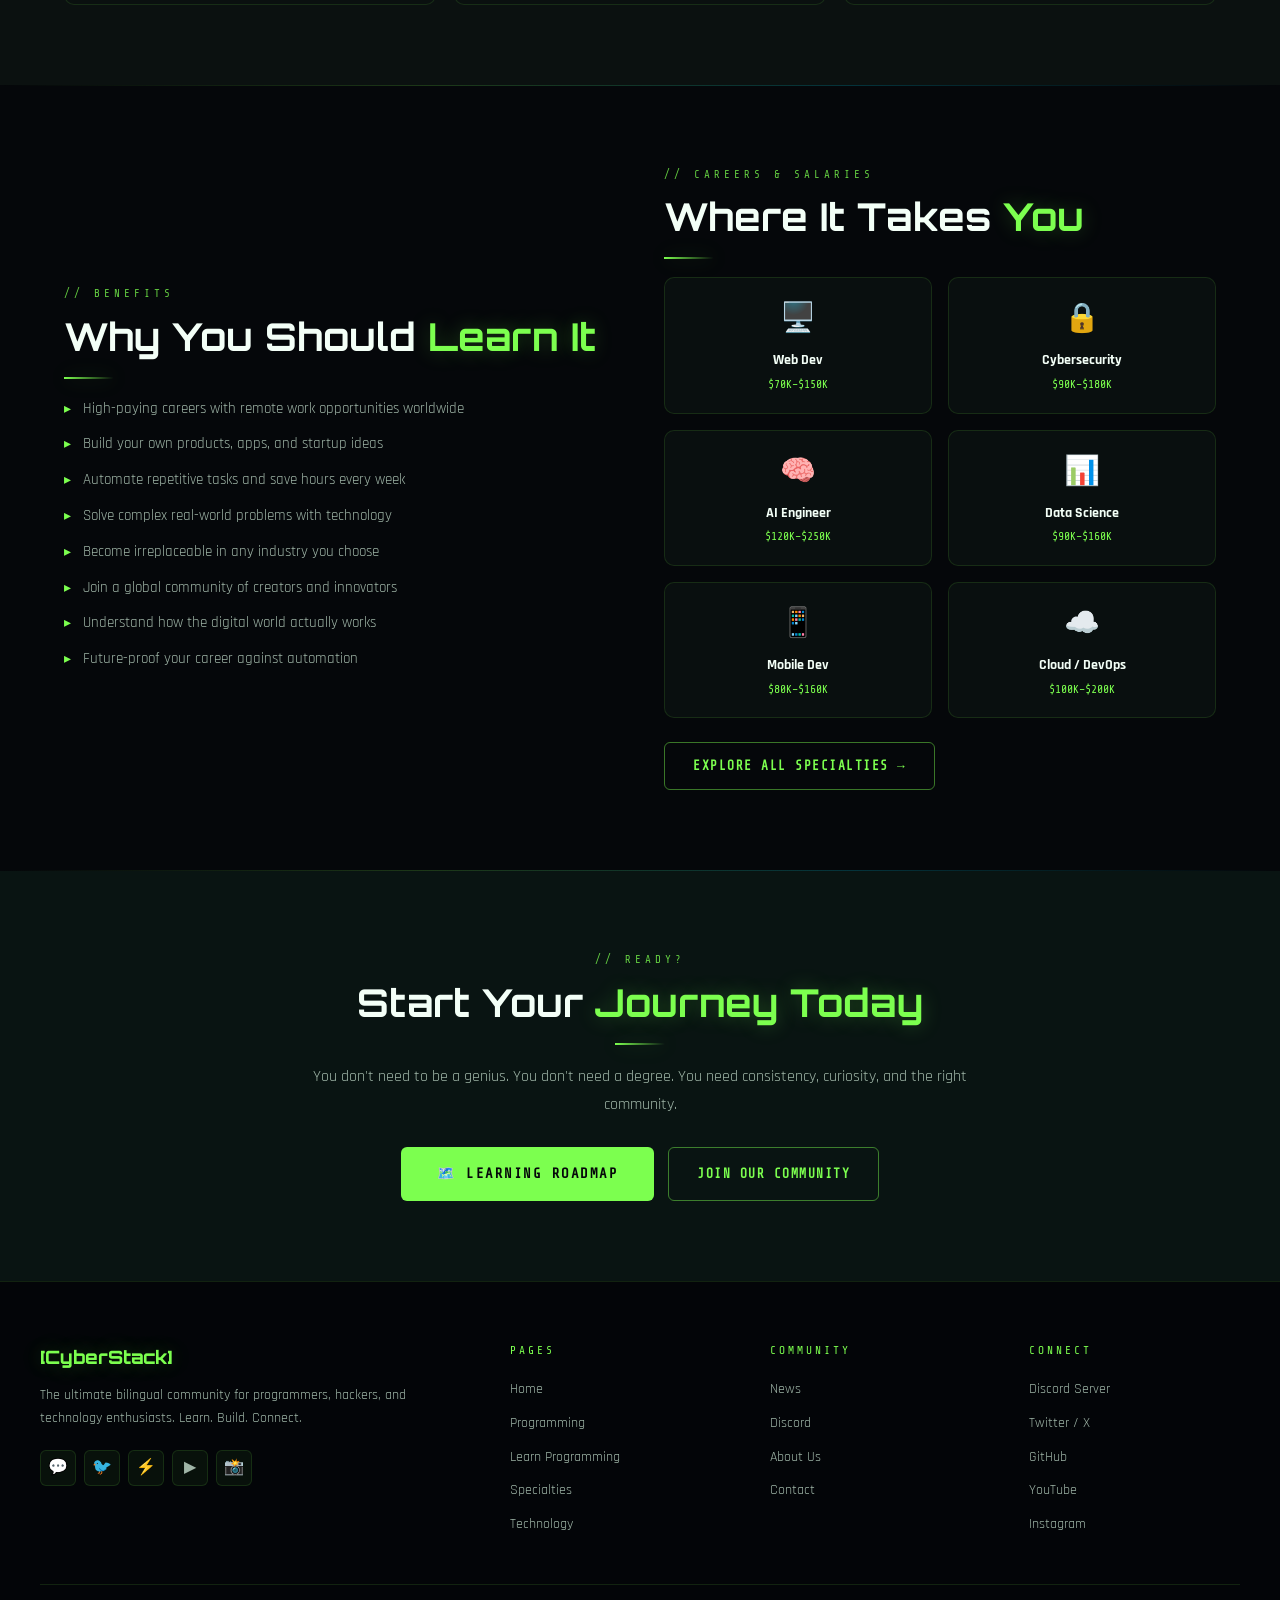
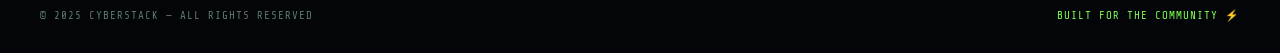
<file: programming.html>
<!DOCTYPE html>
<html lang="en" dir="ltr">
<head>
<meta charset="UTF-8"><meta name="viewport" content="width=device-width, initial-scale=1.0">
<title>Programming — CyberStack</title>
<link rel="stylesheet" href="css/main.css">
<style>
.prog-split { display: grid; grid-template-columns: 1fr 1fr; gap: 48px; align-items: center; }
body.ar .prog-split.flip { direction: rtl; }

.why-grid { display: grid; grid-template-columns: repeat(3, 1fr); gap: 18px; }

.why-card {
  background: var(--card); border: 1px solid var(--border);
  border-radius: var(--radius-lg); padding: 24px;
  transition: all 0.3s; text-align: center;
}
.why-card:hover { border-color: var(--border-bright); box-shadow: var(--glow); transform: translateY(-4px); }
.why-icon { font-size: 2.2rem; margin-bottom: 12px; }
.why-title { font-family:'Orbitron',monospace; font-size: 0.85rem; font-weight:700; color: var(--white); margin-bottom:8px; }
.why-desc { font-size: 0.82rem; color: var(--muted); line-height: 1.65; }

.benefit-list { list-style:none; display:flex; flex-direction:column; gap:12px; }
.benefit-list li {
  display:flex; align-items:flex-start; gap:12px;
  font-size: 0.93rem; color: var(--muted); line-height:1.6;
}
body.ar .benefit-list li { flex-direction: row-reverse; }
.benefit-list li::before { content:'▸'; color:var(--green); font-size:0.85rem; margin-top:2px; flex-shrink:0; }
body.ar .benefit-list li::before { content:'◂'; }

.career-row { display: grid; grid-template-columns: repeat(auto-fill, minmax(200px,1fr)); gap:16px; }
.career-pill {
  background: var(--card); border: 1px solid var(--border);
  border-radius: var(--radius-lg); padding:18px;
  text-align:center; transition: all 0.3s; cursor: default;
}
.career-pill:hover { border-color:var(--border-bright); box-shadow:var(--glow); }
.career-pill-icon { font-size:1.8rem; margin-bottom:8px; }
.career-pill-name { font-size:0.85rem; font-weight:700; color:var(--white); }
.career-pill-salary { font-family:'Share Tech Mono',monospace; font-size:0.72rem; color:var(--green); margin-top:4px; }

@media(max-width:900px){.prog-split{grid-template-columns:1fr;}.why-grid{grid-template-columns:1fr 1fr;}}
@media(max-width:580px){.why-grid{grid-template-columns:1fr;}}
</style>
</head>
<body>
<div id="nav-placeholder"></div>
<div class="page-content">
<script>
  atOptions = {
    'key' : 'ecf636c292693212865ebad65beaee13',
    'format' : 'iframe',
    'height' : 50,
    'width' : 320,
    'params' : {}
  };
</script>
<script src="https://www.highperformanceformat.com/ecf636c292693212865ebad65beaee13/invoke.js"></script>
<div class="breadcrumb">
  <a href="index.html" data-en="Home" data-ar="الرئيسية">Home</a>
  <span>›</span>
  <span data-en="Programming" data-ar="البرمجة">Programming</span>
</div>

<div class="page-hero" data-tag="// KNOWLEDGE BASE">
  <h1><span class="hl">Programming</span></h1>
  <p class="en-only">Everything you need to know about programming — what it is, why it matters, and why you should start today.</p>
  <p class="ar-only" style="display:none">كل ما تحتاج معرفته عن البرمجة — ما هي، ولماذا تهمك، ولماذا يجب أن تبدأ اليوم.</p>
</div>
<script>
  atOptions = {
    'key' : 'ecf636c292693212865ebad65beaee13',
    'format' : 'iframe',
    'height' : 50,
    'width' : 320,
    'params' : {}
  };
</script>
<script src="https://www.highperformanceformat.com/ecf636c292693212865ebad65beaee13/invoke.js"></script>
<!-- WHAT IS PROGRAMMING -->
<section class="section">
  <div class="container">
    <div class="prog-split">
      <div class="fade-up">
        <span class="tag-label" data-en="// DEFINITION" data-ar="// التعريف">// DEFINITION</span>
        <h2 class="section-title"><span class="en-only">What is <span class="hl">Programming?</span></span><span class="ar-only" style="display:none">ما هي <span class="hl">البرمجة؟</span></span></h2>
        <div class="neon-divider"></div>
        <p class="section-desc en-only" style="margin-bottom:20px">Programming is the art and science of communicating with computers using code — writing precise instructions that tell machines exactly what to do, step by step. It is the language of the digital world.</p>
        <p class="section-desc ar-only" style="display:none;margin-bottom:20px">البرمجة هي فن وعلم التواصل مع الحواسيب باستخدام الكود — كتابة تعليمات دقيقة تخبر الآلات بالضبط ما يجب فعله، خطوة بخطوة. إنها لغة العالم الرقمي.</p>
        <p class="section-desc en-only">From the apps on your phone to the algorithms powering social media, from video games to artificial intelligence — every digital experience you've ever had was made by a programmer.</p>
        <p class="section-desc ar-only" style="display:none">من التطبيقات على هاتفك إلى الخوارزميات التي تشغّل وسائل التواصل الاجتماعي، من ألعاب الفيديو إلى الذكاء الاصطناعي — كل تجربة رقمية مررت بها صنعها مبرمج.</p>
        <div style="margin-top:24px;display:flex;gap:12px;flex-wrap:wrap;">
          <a href="learn.html" class="btn btn-primary" data-en="Start Learning →" data-ar="ابدأ التعلم →">Start Learning →</a>
          <a href="specialties.html" class="btn btn-outline" data-en="Browse Specialties" data-ar="تصفح التخصصات">Browse Specialties</a>
        </div>
      </div>
      <div class="fade-up" style="transition-delay:0.15s">
        <div class="code-block">
          <div class="c-comment"># The world runs on code</div><br>
          <div><span class="c-key">class</span> <span class="c-val">Reality</span>:</div>
          <div style="padding-left:20px"><span class="c-key">def</span> <span class="c-val">__init__</span>(self):</div>
          <div style="padding-left:40px">self.apps = <span class="c-str">True</span></div>
          <div style="padding-left:40px">self.websites = <span class="c-str">True</span></div>
          <div style="padding-left:40px">self.ai = <span class="c-str">True</span></div>
          <div style="padding-left:40px">self.games = <span class="c-str">True</span></div>
          <div style="padding-left:40px">self.future = <span class="c-val">"written in code"</span></div>
          <br>
          <div><span class="c-key">def</span> <span class="c-val">who_controls_it</span>(self):</div>
          <div style="padding-left:20px"><span class="c-key">return</span> <span class="c-val">"Programmers do."</span></div>
          <br>
          <div>world = <span class="c-val">Reality</span>()</div>
          <div>print(world.who_controls_it())</div>
          <div style="color:var(--muted)">>>> <span class="c-val">"Programmers do."</span><span class="cursor"></span></div>
        </div>
      </div>
    </div>
  </div>
</section>
<script>
  atOptions = {
    'key' : 'ecf636c292693212865ebad65beaee13',
    'format' : 'iframe',
    'height' : 50,
    'width' : 320,
    'params' : {}
  };
</script>
<script src="https://www.highperformanceformat.com/ecf636c292693212865ebad65beaee13/invoke.js"></script>
<div class="accent-bar"></div>

<!-- WHY IMPORTANT -->
<section class="section section-alt">
  <div class="container">
    <div class="fade-up centered">
      <span class="tag-label" data-en="// IMPORTANCE" data-ar="// الأهمية">// IMPORTANCE</span>
      <h2 class="section-title"><span class="en-only">Why Programming <span class="hl">Matters</span></span><span class="ar-only" style="display:none">لماذا تهمنا <span class="hl">البرمجة؟</span></span></h2>
      <div class="neon-divider"></div>
      <p class="section-desc en-only">Programming is not just a skill — it is a superpower that shapes every industry on earth.</p>
      <p class="section-desc ar-only" style="display:none">البرمجة ليست مجرد مهارة — إنها قوة خارقة تُشكّل كل صناعة على وجه الأرض.</p>
    </div>
    <div class="why-grid fade-up" style="margin-top:44px">
      <div class="why-card">
        <div class="why-icon">🏥</div>
        <div class="why-title" data-en="Healthcare" data-ar="الرعاية الصحية">Healthcare</div>
        <div class="why-desc" data-en="From diagnostic AI to patient management systems — software saves millions of lives." data-ar="من الذكاء الاصطناعي التشخيصي إلى أنظمة إدارة المرضى — البرمجيات تُنقذ ملايين الأرواح.">From diagnostic AI to patient management systems — software saves millions of lives.</div>
      </div>
      <div class="why-card">
        <div class="why-icon">🏦</div>
        <div class="why-title" data-en="Finance" data-ar="المالية">Finance</div>
        <div class="why-desc" data-en="Banking, trading, fintech, and crypto all run on code written by skilled developers." data-ar="المصارف والتداول والتقنية المالية والعملات الرقمية تعمل على كود كتبه مطورون محترفون.">Banking, trading, fintech, and crypto all run on code written by skilled developers.</div>
      </div>
      <div class="why-card">
        <div class="why-icon">🚗</div>
        <div class="why-title" data-en="Transportation" data-ar="النقل">Transportation</div>
        <div class="why-desc" data-en="Self-driving cars, navigation systems, and logistics platforms are all software-powered." data-ar="السيارات ذاتية القيادة وأنظمة الملاحة ومنصات اللوجستيات كلها مدعومة بالبرمجيات.">Self-driving cars, navigation systems, and logistics platforms are all software-powered.</div>
      </div>
      <div class="why-card">
        <div class="why-icon">🎓</div>
        <div class="why-title" data-en="Education" data-ar="التعليم">Education</div>
        <div class="why-desc" data-en="E-learning platforms, AI tutors, and smart classrooms are transforming how we learn." data-ar="منصات التعلم الإلكتروني والمعلمون الذكاء الاصطناعي والفصول الذكية تُحوّل طريقة التعلم.">E-learning platforms, AI tutors, and smart classrooms are transforming how we learn.</div>
      </div>
      <div class="why-card">
        <div class="why-icon">🔐</div>
        <div class="why-title" data-en="Security" data-ar="الأمن">Security</div>
        <div class="why-desc" data-en="Cybersecurity professionals protect nations, companies, and individuals from digital threats." data-ar="متخصصو الأمن السيبراني يحمون الدول والشركات والأفراد من التهديدات الرقمية.">Cybersecurity professionals protect nations, companies, and individuals from digital threats.</div>
      </div>
      <div class="why-card">
        <div class="why-icon">🌍</div>
        <div class="why-title" data-en="Everything Else" data-ar="كل شيء آخر">Everything Else</div>
        <div class="why-desc" data-en="Agriculture, entertainment, science, space — no industry is untouched by code." data-ar="الزراعة والترفيه والعلوم والفضاء — لا توجد صناعة لم يمسسها الكود.">Agriculture, entertainment, science, space — no industry is untouched by code.</div>
      </div>
    </div>
  </div>
</section>

<div class="accent-bar"></div>
<script>
  atOptions = {
    'key' : 'ecf636c292693212865ebad65beaee13',
    'format' : 'iframe',
    'height' : 50,
    'width' : 320,
    'params' : {}
  };
</script>
<script src="https://www.highperformanceformat.com/ecf636c292693212865ebad65beaee13/invoke.js"></script>
<!-- WHY LEARN -->
<section class="section">
  <div class="container">
    <div class="prog-split">
      <div class="fade-up">
        <span class="tag-label" data-en="// BENEFITS" data-ar="// الفوائد">// BENEFITS</span>
        <h2 class="section-title"><span class="en-only">Why You Should <span class="hl">Learn It</span></span><span class="ar-only" style="display:none">لماذا يجب أن <span class="hl">تتعلمها؟</span></span></h2>
        <div class="neon-divider"></div>
        <ul class="benefit-list">
          <li data-en="High-paying careers with remote work opportunities worldwide" data-ar="مهن ذات رواتب عالية مع فرص عمل عن بُعد في جميع أنحاء العالم">High-paying careers with remote work opportunities worldwide</li>
          <li data-en="Build your own products, apps, and startup ideas" data-ar="بناء منتجاتك الخاصة وتطبيقاتك وأفكار شركتك الناشئة">Build your own products, apps, and startup ideas</li>
          <li data-en="Automate repetitive tasks and save hours every week" data-ar="أتمتة المهام المتكررة وتوفير ساعات كل أسبوع">Automate repetitive tasks and save hours every week</li>
          <li data-en="Solve complex real-world problems with technology" data-ar="حل المشكلات المعقدة في العالم الحقيقي بالتكنولوجيا">Solve complex real-world problems with technology</li>
          <li data-en="Become irreplaceable in any industry you choose" data-ar="أصبح لا غنى عنك في أي صناعة تختارها">Become irreplaceable in any industry you choose</li>
          <li data-en="Join a global community of creators and innovators" data-ar="انضم إلى مجتمع عالمي من المبدعين والمبتكرين">Join a global community of creators and innovators</li>
          <li data-en="Understand how the digital world actually works" data-ar="افهم كيف يعمل العالم الرقمي فعلًا">Understand how the digital world actually works</li>
          <li data-en="Future-proof your career against automation" data-ar="احمِ مسيرتك المهنية من التهديدات المستقبلية للأتمتة">Future-proof your career against automation</li>
        </ul>
      </div>
      <div class="fade-up" style="transition-delay:0.15s">
        <span class="tag-label" data-en="// CAREERS & SALARIES" data-ar="// المهن والرواتب">// CAREERS & SALARIES</span>
        <h2 class="section-title"><span class="en-only">Where It Takes <span class="hl">You</span></span><span class="ar-only" style="display:none">إلى أين <span class="hl">يأخذك؟</span></span></h2>
        <div class="neon-divider"></div>
        <div class="career-row">
          <div class="career-pill"><div class="career-pill-icon">🖥️</div><div class="career-pill-name" data-en="Web Dev" data-ar="تطوير ويب">Web Dev</div><div class="career-pill-salary">$70K–$150K</div></div>
          <div class="career-pill"><div class="career-pill-icon">🔒</div><div class="career-pill-name" data-en="Cybersecurity" data-ar="أمن سيبراني">Cybersecurity</div><div class="career-pill-salary">$90K–$180K</div></div>
          <div class="career-pill"><div class="career-pill-icon">🧠</div><div class="career-pill-name" data-en="AI Engineer" data-ar="مهندس ذكاء اصطناعي">AI Engineer</div><div class="career-pill-salary">$120K–$250K</div></div>
          <div class="career-pill"><div class="career-pill-icon">📊</div><div class="career-pill-name" data-en="Data Science" data-ar="علم البيانات">Data Science</div><div class="career-pill-salary">$90K–$160K</div></div>
          <div class="career-pill"><div class="career-pill-icon">📱</div><div class="career-pill-name" data-en="Mobile Dev" data-ar="تطوير موبايل">Mobile Dev</div><div class="career-pill-salary">$80K–$160K</div></div>
          <div class="career-pill"><div class="career-pill-icon">☁️</div><div class="career-pill-name" data-en="Cloud / DevOps" data-ar="سحابة / ديف أوبس">Cloud / DevOps</div><div class="career-pill-salary">$100K–$200K</div></div>
        </div>
        <div style="margin-top:24px;">
          <a href="specialties.html" class="btn btn-outline" data-en="Explore All Specialties →" data-ar="استكشف جميع التخصصات →">Explore All Specialties →</a>
        </div>
      </div>
    </div>
  </div>
</section>

<div class="accent-bar"></div>
<script>
  atOptions = {
    'key' : 'ecf636c292693212865ebad65beaee13',
    'format' : 'iframe',
    'height' : 50,
    'width' : 320,
    'params' : {}
  };
</script>
<script src="https://www.highperformanceformat.com/ecf636c292693212865ebad65beaee13/invoke.js"></script>
<!-- CTA -->
<section class="section section-alt2 centered">
  <div class="container-sm">
    <div class="fade-up">
      <span class="tag-label" data-en="// READY?" data-ar="// مستعد؟">// READY?</span>
      <h2 class="section-title"><span class="en-only">Start Your <span class="hl">Journey Today</span></span><span class="ar-only" style="display:none">ابدأ <span class="hl">رحلتك اليوم</span></span></h2>
      <div class="neon-divider"></div>
      <p class="section-desc en-only">You don't need to be a genius. You don't need a degree. You need consistency, curiosity, and the right community.</p>
      <p class="section-desc ar-only" style="display:none">لا تحتاج أن تكون عبقريًا. لا تحتاج شهادة. تحتاج الاتساق والفضول والمجتمع الصحيح.</p>
      <div style="display:flex;gap:14px;justify-content:center;flex-wrap:wrap;margin-top:28px;">
        <a href="learn.html" class="btn btn-primary btn-lg" data-en="🗺️ Learning Roadmap" data-ar="🗺️ خارطة طريق التعلم">🗺️ Learning Roadmap</a>
        <a href="discord.html" class="btn btn-outline" data-en="Join Our Community" data-ar="انضم إلى مجتمعنا">Join Our Community</a>
      </div>
    </div>
  </div>
</section>

</div>
<div id="footer-placeholder"></div>
<script src="js/main.js"></script>
</body>
</html>
</file>
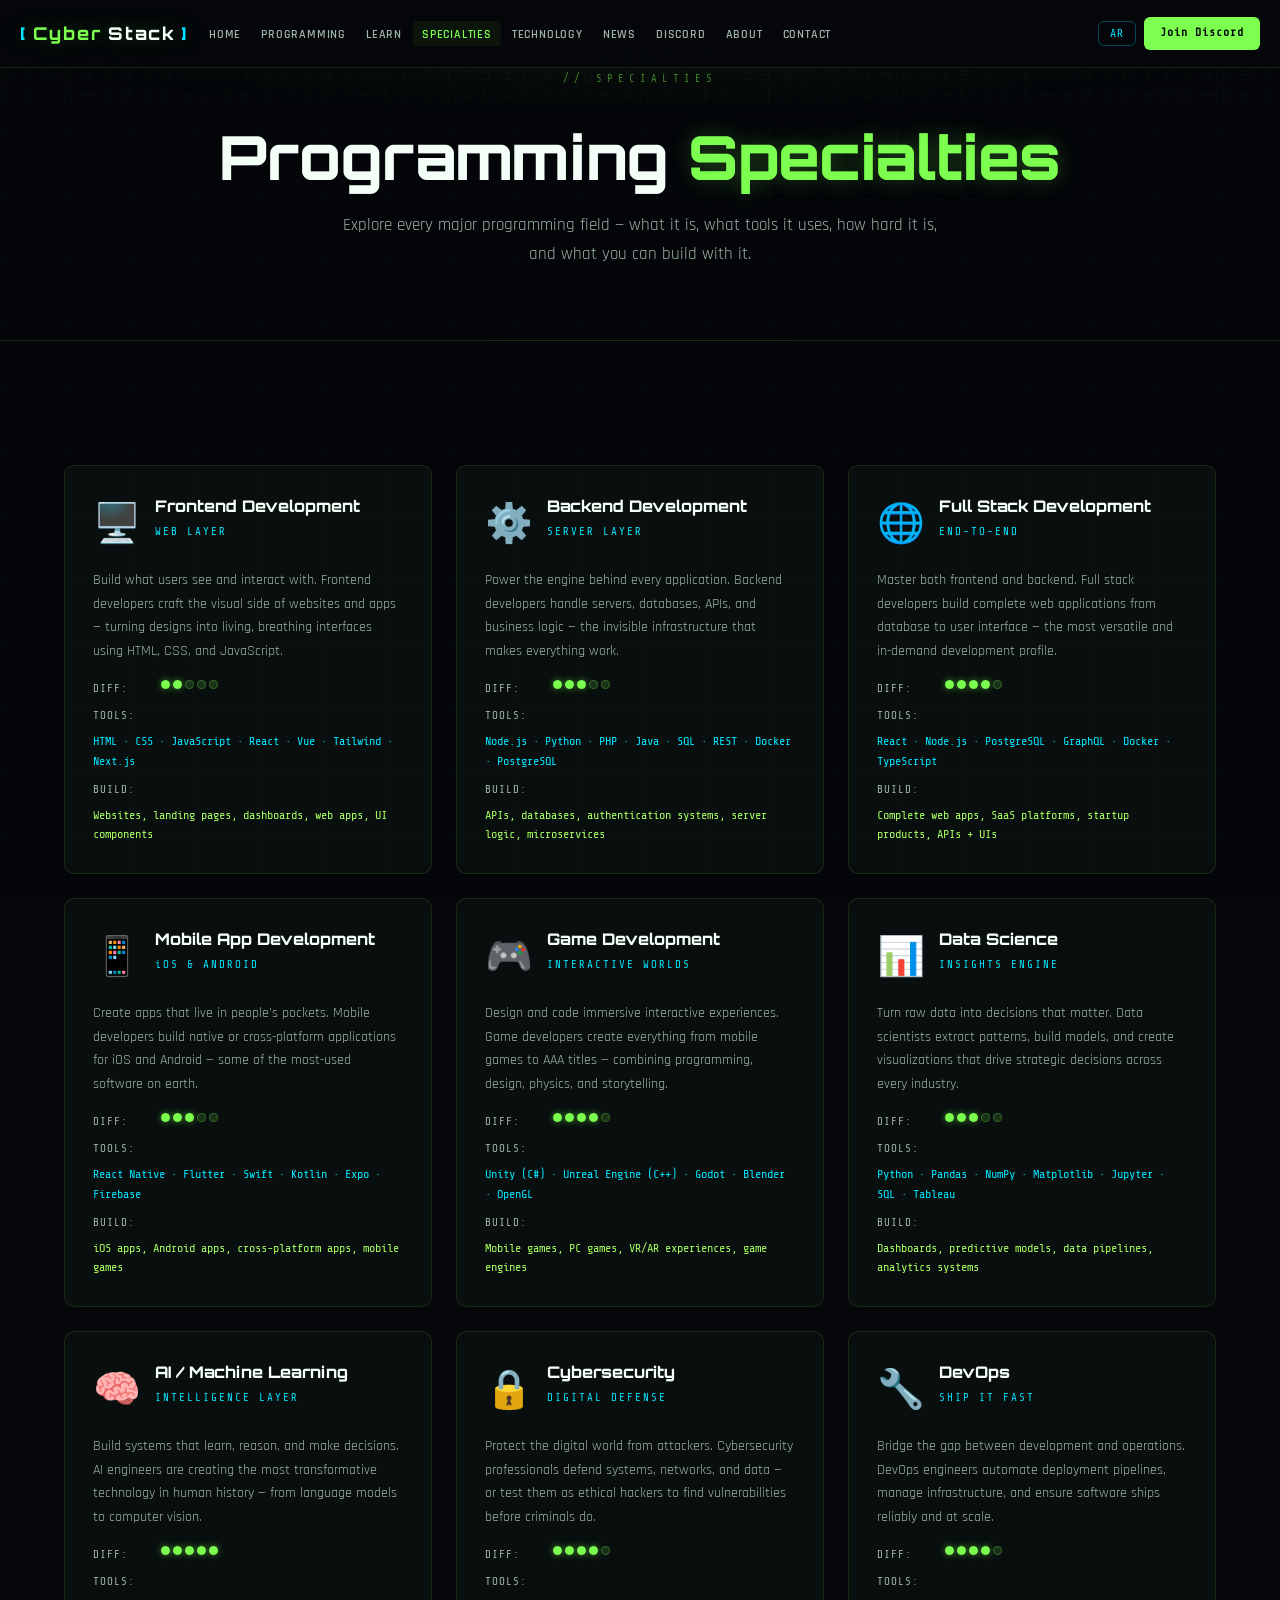
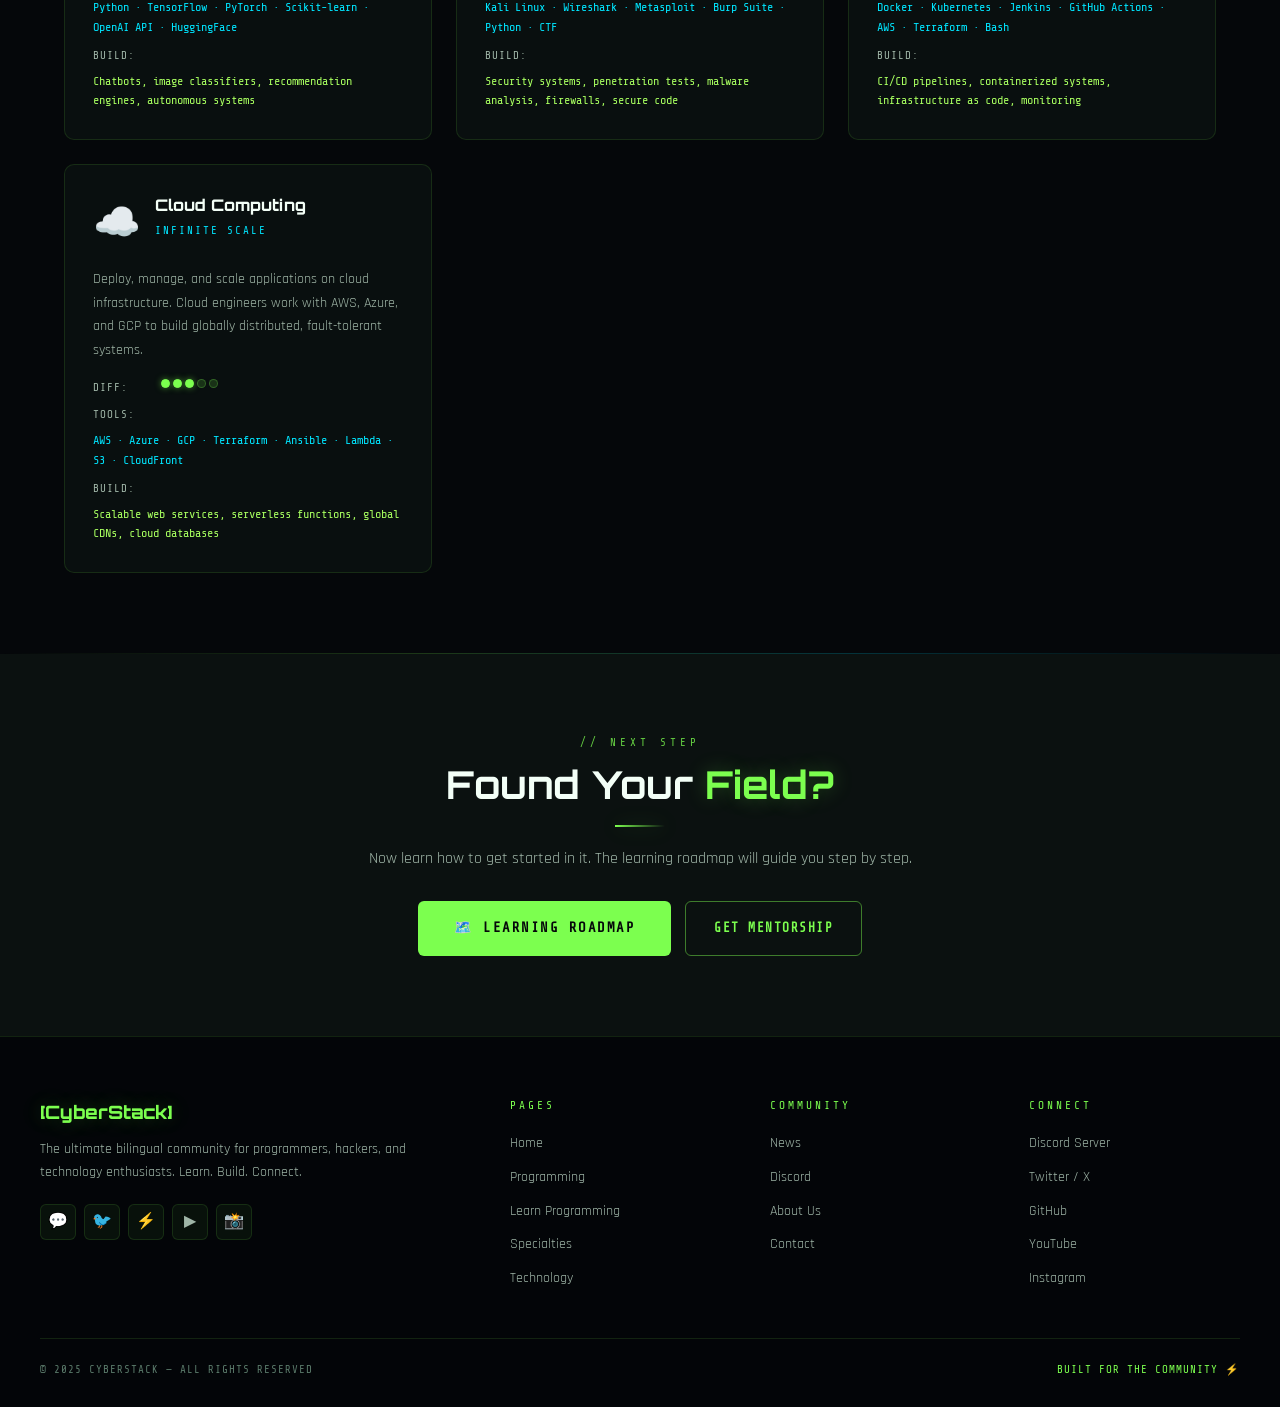
<file: specialties.html>
<!DOCTYPE html>
<html lang="en" dir="ltr">
<head>
<meta charset="UTF-8"><meta name="viewport" content="width=device-width, initial-scale=1.0">
<title>Specialties — CyberStack</title>
<link rel="stylesheet" href="css/main.css">
<style>
.spec-grid { display:grid; grid-template-columns:repeat(auto-fill,minmax(340px,1fr)); gap:24px; margin-top:44px; }
.spec-full {
  background:var(--card); border:1px solid var(--border);
  border-radius:var(--radius-lg); padding:28px;
  transition:all 0.3s; position:relative; overflow:hidden;
}
.spec-full::before {
  content:''; position:absolute;
  top:0;left:0;right:0;height:3px;
  background:linear-gradient(90deg,var(--green),var(--cyan));
  opacity:0;transition:opacity 0.3s;
}
.spec-full:hover { border-color:var(--border-bright); box-shadow:var(--glow); transform:translateY(-5px); }
.spec-full:hover::before { opacity:1; }
.sf-head { display:flex; align-items:flex-start; gap:14px; margin-bottom:14px; }
body.ar .sf-head { flex-direction:row-reverse; }
.sf-icon { font-size:2.4rem; flex-shrink:0; }
.sf-name { font-family:'Orbitron',monospace; font-size:1rem; font-weight:800; color:var(--white); margin-bottom:4px; }
.sf-tagline { font-family:'Share Tech Mono',monospace; font-size:0.68rem; letter-spacing:2px; color:var(--cyan); }
.sf-desc { font-size:0.87rem; color:var(--muted); line-height:1.7; margin-bottom:16px; }
.sf-meta { display:flex; flex-direction:column; gap:10px; }
.sf-row { display:flex; align-items:flex-start; gap:8px; flex-wrap:wrap; }
body.ar .sf-row { flex-direction:row-reverse; }
.sf-key { font-family:'Share Tech Mono',monospace; font-size:0.68rem; letter-spacing:1px; color:var(--muted); flex-shrink:0; min-width:60px; }
.sf-val { font-size:0.8rem; color:var(--white); }
.sf-val-green { color:var(--lime); font-family:'Share Tech Mono',monospace; font-size:0.75rem; }
.sf-val-cyan { color:var(--cyan); font-family:'Share Tech Mono',monospace; font-size:0.75rem; }
</style>
</head>
<body>
<div id="nav-placeholder"></div>
<div class="page-content">

<div class="breadcrumb">
  <a href="index.html" data-en="Home" data-ar="الرئيسية">Home</a>
  <span>›</span>
  <span data-en="Specialties" data-ar="التخصصات">Specialties</span>
</div>

<div class="page-hero" data-tag="// SPECIALTIES">
  <h1><span class="en-only">Programming <span class="hl">Specialties</span></span><span class="ar-only" style="display:none">تخصصات <span class="hl">البرمجة</span></span></h1>
  <p class="en-only">Explore every major programming field — what it is, what tools it uses, how hard it is, and what you can build with it.</p>
  <p class="ar-only" style="display:none">استكشف كل مجال برمجي رئيسي — ما هو، وما الأدوات التي يستخدمها، ومستوى صعوبته، وماذا يمكنك بناؤه به.</p>
</div>
<script>
  atOptions = {
    'key' : 'ecf636c292693212865ebad65beaee13',
    'format' : 'iframe',
    'height' : 50,
    'width' : 320,
    'params' : {}
  };
</script>
<script src="https://www.highperformanceformat.com/ecf636c292693212865ebad65beaee13/invoke.js"></script>
<section class="section">
  <div class="container">
    <div class="spec-grid" id="specGrid"></div>
  </div>
</section>

<div class="accent-bar"></div>
<script>
  atOptions = {
    'key' : 'ecf636c292693212865ebad65beaee13',
    'format' : 'iframe',
    'height' : 50,
    'width' : 320,
    'params' : {}
  };
</script>
<script src="https://www.highperformanceformat.com/ecf636c292693212865ebad65beaee13/invoke.js"></script>
<section class="section section-alt centered">
  <div class="container-sm fade-up">
    <span class="tag-label" data-en="// NEXT STEP" data-ar="// الخطوة التالية">// NEXT STEP</span>
    <h2 class="section-title"><span class="en-only">Found Your <span class="hl">Field?</span></span><span class="ar-only" style="display:none">وجدت <span class="hl">مجالك؟</span></span></h2>
    <div class="neon-divider"></div>
    <p class="section-desc en-only">Now learn how to get started in it. The learning roadmap will guide you step by step.</p>
    <p class="section-desc ar-only" style="display:none">الآن تعلّم كيف تبدأ فيه. ستوجهك خارطة طريق التعلم خطوة بخطوة.</p>
    <div style="display:flex;gap:14px;justify-content:center;flex-wrap:wrap;margin-top:28px;">
      <a href="learn.html" class="btn btn-primary btn-lg" data-en="🗺️ Learning Roadmap" data-ar="🗺️ خارطة طريق التعلم">🗺️ Learning Roadmap</a>
      <a href="discord.html" class="btn btn-outline" data-en="Get Mentorship" data-ar="احصل على إرشاد">Get Mentorship</a>
    </div>
  </div>
</section>
<script>
  atOptions = {
    'key' : 'ecf636c292693212865ebad65beaee13',
    'format' : 'iframe',
    'height' : 50,
    'width' : 320,
    'params' : {}
  };
</script>
<script src="https://www.highperformanceformat.com/ecf636c292693212865ebad65beaee13/invoke.js"></script>
</div>
<div id="footer-placeholder"></div>
<script src="js/main.js"></script>
<script>
const specs = [
  {
    icon:'🖥️',
    en:{name:'Frontend Development',tag:'WEB LAYER',desc:'Build what users see and interact with. Frontend developers craft the visual side of websites and apps — turning designs into living, breathing interfaces using HTML, CSS, and JavaScript.',tools:'HTML · CSS · JavaScript · React · Vue · Tailwind · Next.js',builds:'Websites, landing pages, dashboards, web apps, UI components',diff:2},
    ar:{name:'تطوير الواجهات الأمامية',tag:'طبقة الويب',desc:'ابنِ ما يراه المستخدمون ويتفاعلون معه. يصنع مطورو الواجهة الأمامية الجانب البصري للمواقع والتطبيقات — تحويل التصميمات إلى واجهات حية بـ HTML وCSS وJavaScript.',tools:'HTML · CSS · JavaScript · React · Vue · Tailwind · Next.js',builds:'مواقع ويب، صفحات هبوط، لوحات تحكم، تطبيقات ويب',diff:2}
  },
  {
    icon:'⚙️',
    en:{name:'Backend Development',tag:'SERVER LAYER',desc:'Power the engine behind every application. Backend developers handle servers, databases, APIs, and business logic — the invisible infrastructure that makes everything work.',tools:'Node.js · Python · PHP · Java · SQL · REST · Docker · PostgreSQL',builds:'APIs, databases, authentication systems, server logic, microservices',diff:3},
    ar:{name:'تطوير الواجهات الخلفية',tag:'طبقة الخادم',desc:'تشغيل المحرك خلف كل تطبيق. يتعامل مطورو الخلفية مع الخوادم وقواعد البيانات وAPIs ومنطق الأعمال — البنية التحتية غير المرئية التي تجعل كل شيء يعمل.',tools:'Node.js · Python · PHP · Java · SQL · REST · Docker · PostgreSQL',builds:'APIs، قواعد بيانات، أنظمة مصادقة، منطق خادم، خدمات مصغّرة',diff:3}
  },
  {
    icon:'🌐',
    en:{name:'Full Stack Development',tag:'END-TO-END',desc:'Master both frontend and backend. Full stack developers build complete web applications from database to user interface — the most versatile and in-demand development profile.',tools:'React · Node.js · PostgreSQL · GraphQL · Docker · TypeScript',builds:'Complete web apps, SaaS platforms, startup products, APIs + UIs',diff:4},
    ar:{name:'التطوير المتكامل',tag:'من البداية للنهاية',desc:'إتقان الواجهة الأمامية والخلفية معًا. يبني مطورو الفول ستاك تطبيقات ويب كاملة من قاعدة البيانات إلى واجهة المستخدم — أكثر ملفات التطوير تنوعًا وطلبًا.',tools:'React · Node.js · PostgreSQL · GraphQL · Docker · TypeScript',builds:'تطبيقات ويب كاملة، منصات SaaS، منتجات ناشئة',diff:4}
  },
  {
    icon:'📱',
    en:{name:'Mobile App Development',tag:'iOS & ANDROID',desc:'Create apps that live in people\'s pockets. Mobile developers build native or cross-platform applications for iOS and Android — some of the most-used software on earth.',tools:'React Native · Flutter · Swift · Kotlin · Expo · Firebase',builds:'iOS apps, Android apps, cross-platform apps, mobile games',diff:3},
    ar:{name:'تطوير تطبيقات الجوال',tag:'iOS و Android',desc:'إنشاء تطبيقات تعيش في جيوب الناس. يبني مطورو الجوال تطبيقات أصلية أو متعددة المنصات لـ iOS وAndroid.',tools:'React Native · Flutter · Swift · Kotlin · Expo · Firebase',builds:'تطبيقات iOS وAndroid، تطبيقات متعددة المنصات',diff:3}
  },
  {
    icon:'🎮',
    en:{name:'Game Development',tag:'INTERACTIVE WORLDS',desc:'Design and code immersive interactive experiences. Game developers create everything from mobile games to AAA titles — combining programming, design, physics, and storytelling.',tools:'Unity (C#) · Unreal Engine (C++) · Godot · Blender · OpenGL',builds:'Mobile games, PC games, VR/AR experiences, game engines',diff:4},
    ar:{name:'تطوير الألعاب',tag:'عوالم تفاعلية',desc:'تصميم وبرمجة تجارب تفاعلية غامرة. يصنع مطورو الألعاب كل شيء من ألعاب الجوال إلى ألعاب AAA — الجمع بين البرمجة والتصميم والفيزياء وسرد القصص.',tools:'Unity (C#) · Unreal Engine (C++) · Godot · Blender · OpenGL',builds:'ألعاب جوال وPC وتجارب VR/AR',diff:4}
  },
  {
    icon:'📊',
    en:{name:'Data Science',tag:'INSIGHTS ENGINE',desc:'Turn raw data into decisions that matter. Data scientists extract patterns, build models, and create visualizations that drive strategic decisions across every industry.',tools:'Python · Pandas · NumPy · Matplotlib · Jupyter · SQL · Tableau',builds:'Dashboards, predictive models, data pipelines, analytics systems',diff:3},
    ar:{name:'علم البيانات',tag:'محرك الرؤى',desc:'تحويل البيانات الخام إلى قرارات مهمة. يستخرج علماء البيانات الأنماط ويبنون النماذج ويصنعون التصورات التي تدفع القرارات الاستراتيجية.',tools:'Python · Pandas · NumPy · Matplotlib · Jupyter · SQL · Tableau',builds:'لوحات تحكم، نماذج تنبؤية، خطوط بيانات، أنظمة تحليل',diff:3}
  },
  {
    icon:'🧠',
    en:{name:'AI / Machine Learning',tag:'INTELLIGENCE LAYER',desc:'Build systems that learn, reason, and make decisions. AI engineers are creating the most transformative technology in human history — from language models to computer vision.',tools:'Python · TensorFlow · PyTorch · Scikit-learn · OpenAI API · HuggingFace',builds:'Chatbots, image classifiers, recommendation engines, autonomous systems',diff:5},
    ar:{name:'الذكاء الاصطناعي / التعلم الآلي',tag:'طبقة الذكاء',desc:'بناء أنظمة تتعلم وتستدل وتتخذ القرارات. يصنع مهندسو الذكاء الاصطناعي أكثر تقنية تحويلية في تاريخ البشرية.',tools:'Python · TensorFlow · PyTorch · Scikit-learn · OpenAI API · HuggingFace',builds:'روبوتات محادثة، مصنفات صور، محركات توصية، أنظمة مستقلة',diff:5}
  },
  {
    icon:'🔒',
    en:{name:'Cybersecurity',tag:'DIGITAL DEFENSE',desc:'Protect the digital world from attackers. Cybersecurity professionals defend systems, networks, and data — or test them as ethical hackers to find vulnerabilities before criminals do.',tools:'Kali Linux · Wireshark · Metasploit · Burp Suite · Python · CTF',builds:'Security systems, penetration tests, malware analysis, firewalls, secure code',diff:4},
    ar:{name:'الأمن السيبراني',tag:'الدفاع الرقمي',desc:'حماية العالم الرقمي من المهاجمين. يحمي متخصصو الأمن السيبراني الأنظمة والشبكات والبيانات — أو يختبرونها كهاكرز أخلاقيين.',tools:'Kali Linux · Wireshark · Metasploit · Burp Suite · Python · CTF',builds:'أنظمة أمان، اختبارات اختراق، تحليل برامج ضارة، كود آمن',diff:4}
  },
  {
    icon:'🔧',
    en:{name:'DevOps',tag:'SHIP IT FAST',desc:'Bridge the gap between development and operations. DevOps engineers automate deployment pipelines, manage infrastructure, and ensure software ships reliably and at scale.',tools:'Docker · Kubernetes · Jenkins · GitHub Actions · AWS · Terraform · Bash',builds:'CI/CD pipelines, containerized systems, infrastructure as code, monitoring',diff:4},
    ar:{name:'DevOps',tag:'الشحن بسرعة',desc:'سد الفجوة بين التطوير والعمليات. يؤتمت مهندسو DevOps خطوط النشر ويديرون البنية التحتية ويضمنون شحن البرمجيات بشكل موثوق.',tools:'Docker · Kubernetes · Jenkins · GitHub Actions · AWS · Terraform · Bash',builds:'خطوط CI/CD، أنظمة حاويات، البنية التحتية كـ كود، المراقبة',diff:4}
  },
  {
    icon:'☁️',
    en:{name:'Cloud Computing',tag:'INFINITE SCALE',desc:'Deploy, manage, and scale applications on cloud infrastructure. Cloud engineers work with AWS, Azure, and GCP to build globally distributed, fault-tolerant systems.',tools:'AWS · Azure · GCP · Terraform · Ansible · Lambda · S3 · CloudFront',builds:'Scalable web services, serverless functions, global CDNs, cloud databases',diff:3},
    ar:{name:'الحوسبة السحابية',tag:'توسع لا نهاية له',desc:'نشر وإدارة وتوسيع التطبيقات على البنية التحتية السحابية. يعمل مهندسو السحابة مع AWS وAzure وGCP لبناء أنظمة موزعة عالميًا.',tools:'AWS · Azure · GCP · Terraform · Ansible · Lambda · S3 · CloudFront',builds:'خدمات ويب قابلة للتوسع، وظائف serverless، CDN عالمية، قواعد بيانات سحابية',diff:3}
  }
];

function diffDots(n) {
  return Array(5).fill(0).map((_,i)=>`<div class="diff-dot ${i<n?'on':''}"></div>`).join('');
}

const isAR = () => document.body.classList.contains('ar');

function renderSpecs() {
  const grid = document.getElementById('specGrid');
  const lang = isAR() ? 'ar' : 'en';
  grid.innerHTML = specs.map((s,i) => {
    const d = s[lang];
    return `<div class="spec-full fade-up" style="transition-delay:${i*0.05}s">
      <div class="sf-head">
        <div class="sf-icon">${s.icon}</div>
        <div>
          <div class="sf-name">${d.name}</div>
          <div class="sf-tagline">${d.tag}</div>
        </div>
      </div>
      <div class="sf-desc">${d.desc}</div>
      <div class="sf-meta">
        <div class="sf-row">
          <span class="sf-key">${isAR()?'صعوبة:':'DIFF:'}</span>
          <div class="diff-wrap"><div class="diff-dots">${diffDots(d.diff)}</div></div>
        </div>
        <div class="sf-row">
          <span class="sf-key">${isAR()?'أدوات:':'TOOLS:'}</span>
          <span class="sf-val-cyan">${d.tools}</span>
        </div>
        <div class="sf-row">
          <span class="sf-key">${isAR()?'تبني:':'BUILD:'}</span>
          <span class="sf-val-green">${d.builds}</span>
        </div>
      </div>
    </div>`;
  }).join('');
  initFadeUp();
}

// Re-render on lang toggle
const origApply = window.applyLang;
window.applyLang = (lang) => {
  origApply && origApply(lang);
  renderSpecs();
};

document.addEventListener('DOMContentLoaded', () => {
  setTimeout(renderSpecs, 80);
});
</script>
</body>
</html>
</file>
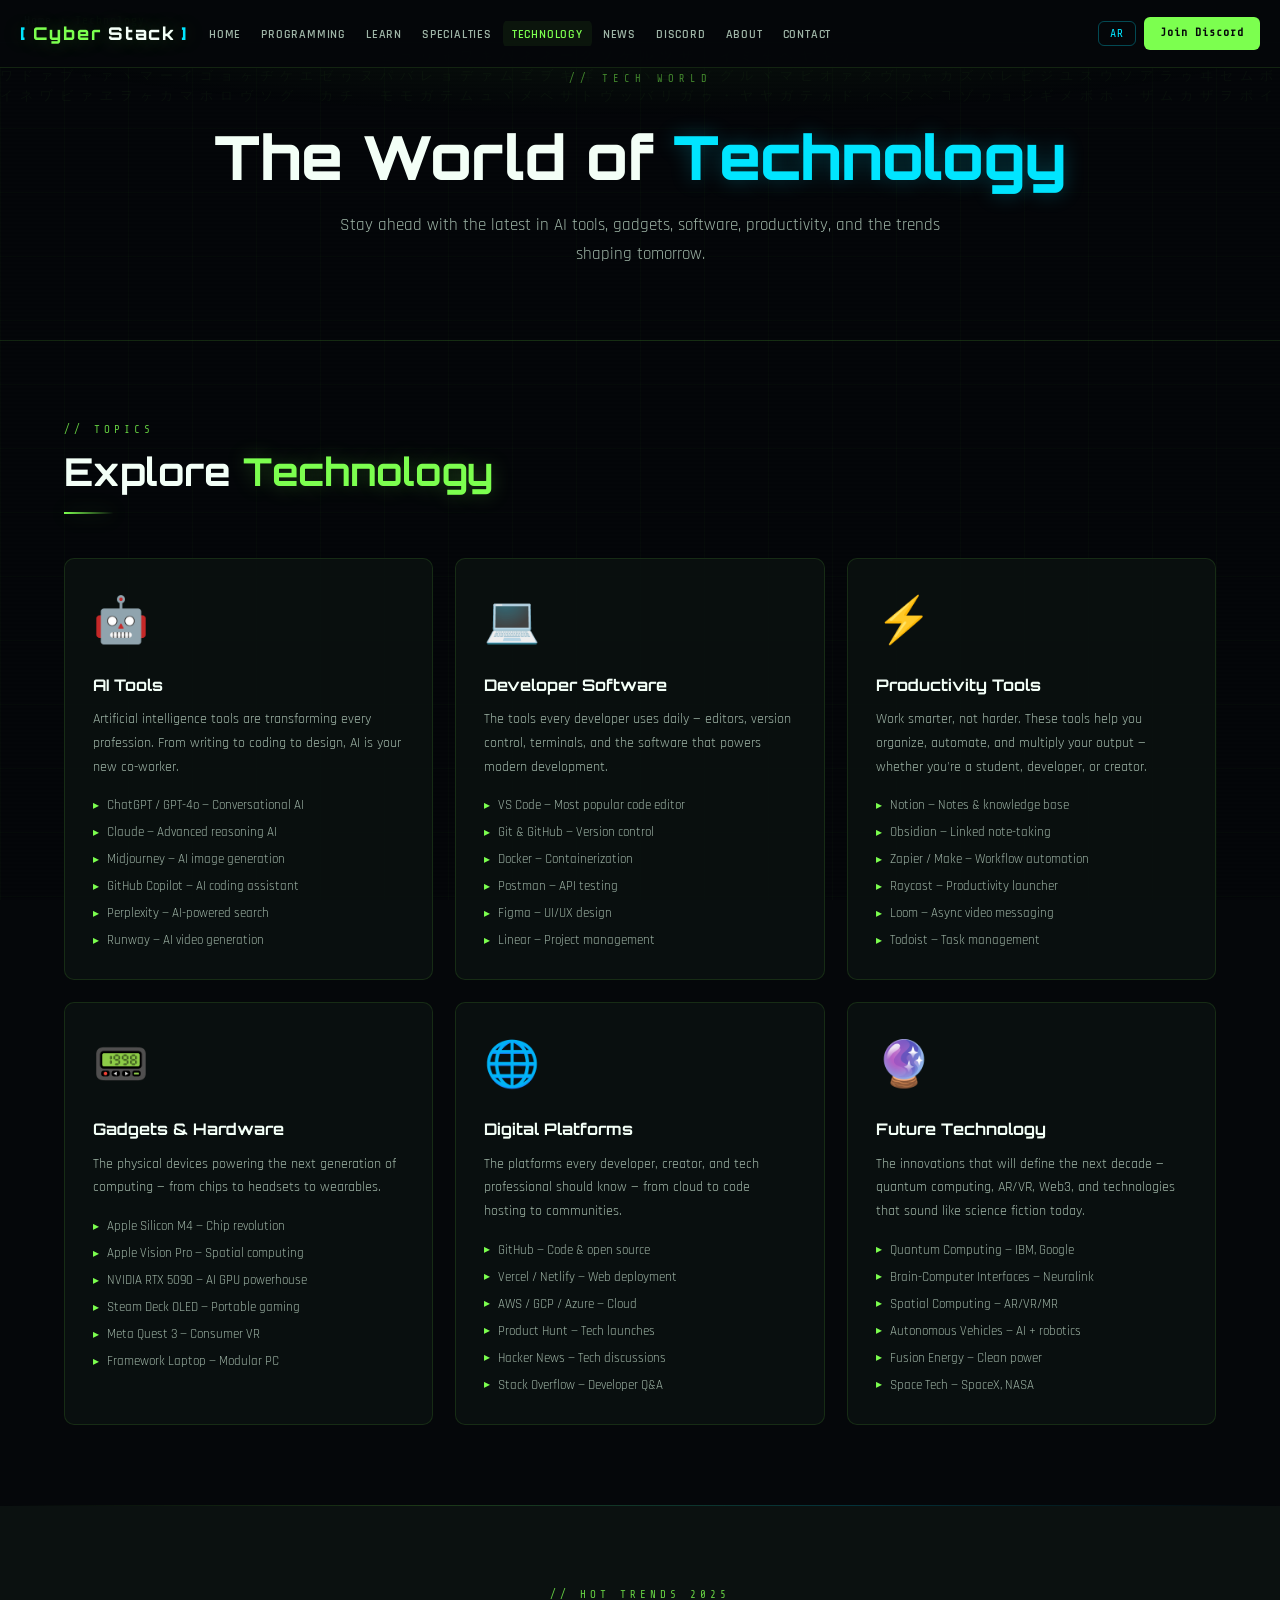
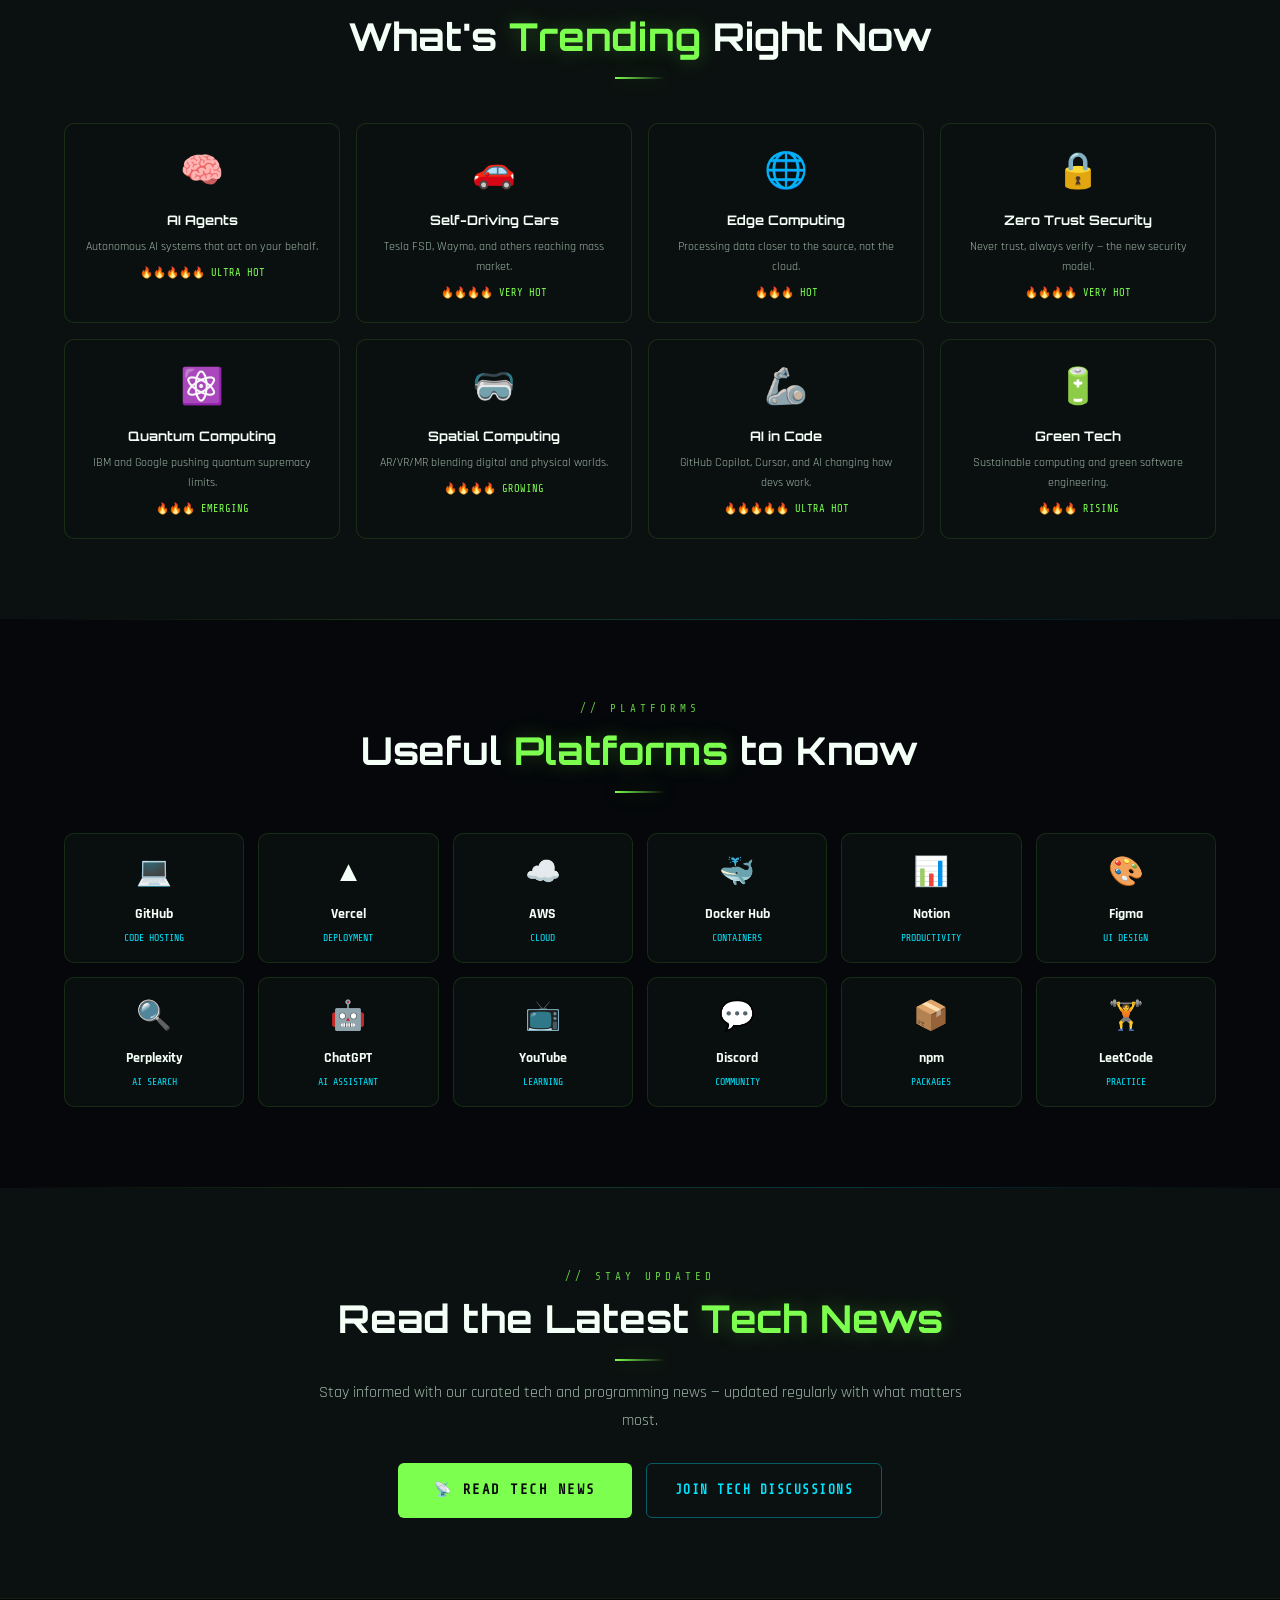
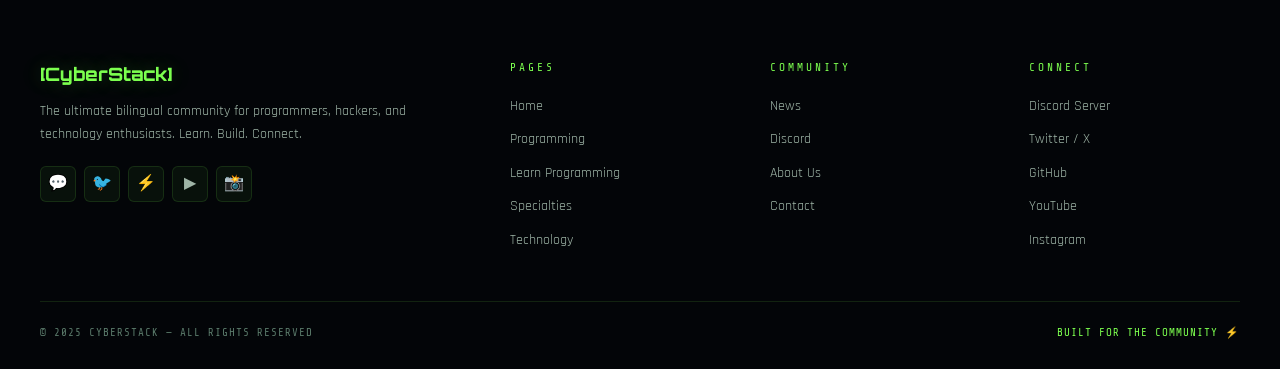
<file: technology.html>
<!DOCTYPE html>
<html lang="en" dir="ltr">
<head>
<meta charset="UTF-8"><meta name="viewport" content="width=device-width, initial-scale=1.0">
<title>Technology — CyberStack</title>
<link rel="stylesheet" href="css/main.css">
<style>
.tech-hero-grid { display:grid; grid-template-columns:repeat(auto-fill,minmax(320px,1fr)); gap:22px; margin-top:44px; }
.tech-big-card {
  background:var(--card); border:1px solid var(--border);
  border-radius:var(--radius-lg); padding:28px; transition:all 0.3s;
  position:relative; overflow:hidden;
}
.tech-big-card::after {
  content:''; position:absolute;
  top:0;left:0;right:0;height:2px;
  background:linear-gradient(90deg,var(--green),var(--cyan));
  opacity:0;transition:opacity 0.3s;
}
.tech-big-card:hover { border-color:var(--border-bright); box-shadow:var(--glow); transform:translateY(-4px); }
.tech-big-card:hover::after { opacity:1; }
.tbc-icon { font-size:2.8rem; margin-bottom:14px; }
.tbc-title { font-family:'Orbitron',monospace; font-size:1rem; font-weight:700; color:var(--white); margin-bottom:10px; }
.tbc-desc { font-size:0.87rem; color:var(--muted); line-height:1.7; margin-bottom:16px; }
.tbc-items { list-style:none; display:flex; flex-direction:column; gap:6px; }
.tbc-items li { font-size:0.82rem; color:var(--muted); display:flex; align-items:center; gap:8px; }
body.ar .tbc-items li { flex-direction:row-reverse; }
.tbc-items li::before { content:'▸'; color:var(--green); font-size:0.75rem; flex-shrink:0; }
body.ar .tbc-items li::before { content:'◂'; }

.trend-row { display:grid; grid-template-columns:repeat(auto-fill,minmax(240px,1fr)); gap:16px; margin-top:44px; }
.trend-card {
  background:var(--card); border:1px solid var(--border);
  border-radius:var(--radius-lg); padding:20px; text-align:center;
  transition:all 0.3s;
}
.trend-card:hover { border-color:var(--border-bright); box-shadow:var(--glow); transform:translateY(-3px); }
.trend-icon { font-size:2.2rem; margin-bottom:10px; }
.trend-name { font-family:'Orbitron',monospace; font-size:0.82rem; font-weight:700; color:var(--white); margin-bottom:6px; }
.trend-desc { font-size:0.78rem; color:var(--muted); line-height:1.6; }
.trend-heat { font-family:'Share Tech Mono',monospace; font-size:0.65rem; color:var(--green); margin-top:8px; }

.platform-grid { display:grid; grid-template-columns:repeat(auto-fill,minmax(180px,1fr)); gap:14px; margin-top:40px; }
.platform-pill {
  background:var(--card); border:1px solid var(--border);
  border-radius:var(--radius-lg); padding:16px; text-align:center;
  transition:all 0.3s;
}
.platform-pill:hover { border-color:var(--border-bright); box-shadow:var(--glow); }
.pp-icon { font-size:1.8rem; margin-bottom:8px; }
.pp-name { font-size:0.85rem; font-weight:700; color:var(--white); }
.pp-type { font-family:'Share Tech Mono',monospace; font-size:0.62rem; color:var(--cyan); margin-top:4px; }
</style>
</head>
<body>
<div id="nav-placeholder"></div>
<div class="page-content">

<div class="breadcrumb">
  <a href="index.html" data-en="Home" data-ar="الرئيسية">Home</a>
  <span>›</span>
  <span data-en="Technology" data-ar="التقنية">Technology</span>
</div>
<script>
  atOptions = {
    'key' : 'ecf636c292693212865ebad65beaee13',
    'format' : 'iframe',
    'height' : 50,
    'width' : 320,
    'params' : {}
  };
</script>
<script src="https://www.highperformanceformat.com/ecf636c292693212865ebad65beaee13/invoke.js"></script>
<div class="page-hero" data-tag="// TECH WORLD">
  <h1><span class="en-only">The World of <span class="hl-c">Technology</span></span><span class="ar-only" style="display:none">عالم <span class="hl-c">التكنولوجيا</span></span></h1>
  <p class="en-only">Stay ahead with the latest in AI tools, gadgets, software, productivity, and the trends shaping tomorrow.</p>
  <p class="ar-only" style="display:none">ابقَ في المقدمة مع أحدث أدوات الذكاء الاصطناعي والأجهزة والبرامج والإنتاجية والاتجاهات التي تُشكّل الغد.</p>
</div>

<!-- MAIN TOPICS -->
<section class="section">
  <div class="container">
    <div class="fade-up">
      <span class="tag-label" data-en="// TOPICS" data-ar="// المواضيع">// TOPICS</span>
      <h2 class="section-title"><span class="en-only">Explore <span class="hl">Technology</span></span><span class="ar-only" style="display:none">استكشف <span class="hl">التكنولوجيا</span></span></h2>
      <div class="neon-divider"></div>
    </div>
    <div class="tech-hero-grid">
      <div class="tech-big-card fade-up">
        <div class="tbc-icon">🤖</div>
        <div class="tbc-title" data-en="AI Tools" data-ar="أدوات الذكاء الاصطناعي">AI Tools</div>
        <div class="tbc-desc" data-en="Artificial intelligence tools are transforming every profession. From writing to coding to design, AI is your new co-worker." data-ar="أدوات الذكاء الاصطناعي تُحوّل كل مهنة. من الكتابة إلى البرمجة إلى التصميم، الذكاء الاصطناعي هو زميلك الجديد.">Artificial intelligence tools are transforming every profession. From writing to coding to design, AI is your new co-worker.</div>
        <ul class="tbc-items">
          <li>ChatGPT / GPT-4o — Conversational AI</li>
          <li>Claude — Advanced reasoning AI</li>
          <li>Midjourney — AI image generation</li>
          <li>GitHub Copilot — AI coding assistant</li>
          <li>Perplexity — AI-powered search</li>
          <li>Runway — AI video generation</li>
        </ul>
      </div>
      <div class="tech-big-card fade-up" style="transition-delay:0.08s">
        <div class="tbc-icon">💻</div>
        <div class="tbc-title" data-en="Developer Software" data-ar="برامج المطورين">Developer Software</div>
        <div class="tbc-desc" data-en="The tools every developer uses daily — editors, version control, terminals, and the software that powers modern development." data-ar="الأدوات التي يستخدمها كل مطور يوميًا — المحررات والتحكم في الإصدار والطرفيات والبرامج التي تُشغّل التطوير الحديث.">The tools every developer uses daily — editors, version control, terminals, and the software that powers modern development.</div>
        <ul class="tbc-items">
          <li>VS Code — Most popular code editor</li>
          <li>Git & GitHub — Version control</li>
          <li>Docker — Containerization</li>
          <li>Postman — API testing</li>
          <li>Figma — UI/UX design</li>
          <li>Linear — Project management</li>
        </ul>
      </div>
      <div class="tech-big-card fade-up" style="transition-delay:0.12s">
        <div class="tbc-icon">⚡</div>
        <div class="tbc-title" data-en="Productivity Tools" data-ar="أدوات الإنتاجية">Productivity Tools</div>
        <div class="tbc-desc" data-en="Work smarter, not harder. These tools help you organize, automate, and multiply your output — whether you're a student, developer, or creator." data-ar="اعمل بذكاء لا بجهد. هذه الأدوات تساعدك على التنظيم والأتمتة ومضاعفة إنتاجيتك — سواء كنت طالبًا أو مطورًا أو منشئ محتوى.">Work smarter, not harder. These tools help you organize, automate, and multiply your output — whether you're a student, developer, or creator.</div>
        <ul class="tbc-items">
          <li>Notion — Notes & knowledge base</li>
          <li>Obsidian — Linked note-taking</li>
          <li>Zapier / Make — Workflow automation</li>
          <li>Raycast — Productivity launcher</li>
          <li>Loom — Async video messaging</li>
          <li>Todoist — Task management</li>
        </ul>
      </div>
      <div class="tech-big-card fade-up" style="transition-delay:0.16s">
        <div class="tbc-icon">📟</div>
        <div class="tbc-title" data-en="Gadgets & Hardware" data-ar="الأجهزة والمعدات">Gadgets & Hardware</div>
        <div class="tbc-desc" data-en="The physical devices powering the next generation of computing — from chips to headsets to wearables." data-ar="الأجهزة المادية التي تُشغّل الجيل القادم من الحوسبة — من الرقائق إلى سماعات الرأس إلى الأجهزة القابلة للارتداء.">The physical devices powering the next generation of computing — from chips to headsets to wearables.</div>
        <ul class="tbc-items">
          <li>Apple Silicon M4 — Chip revolution</li>
          <li>Apple Vision Pro — Spatial computing</li>
          <li>NVIDIA RTX 5090 — AI GPU powerhouse</li>
          <li>Steam Deck OLED — Portable gaming</li>
          <li>Meta Quest 3 — Consumer VR</li>
          <li>Framework Laptop — Modular PC</li>
        </ul>
      </div>
      <div class="tech-big-card fade-up" style="transition-delay:0.2s">
        <div class="tbc-icon">🌐</div>
        <div class="tbc-title" data-en="Digital Platforms" data-ar="المنصات الرقمية">Digital Platforms</div>
        <div class="tbc-desc" data-en="The platforms every developer, creator, and tech professional should know — from cloud to code hosting to communities." data-ar="المنصات التي يجب أن يعرفها كل مطور ومنشئ محتوى ومحترف تقني — من السحابة إلى استضافة الكود إلى المجتمعات.">The platforms every developer, creator, and tech professional should know — from cloud to code hosting to communities.</div>
        <ul class="tbc-items">
          <li>GitHub — Code & open source</li>
          <li>Vercel / Netlify — Web deployment</li>
          <li>AWS / GCP / Azure — Cloud</li>
          <li>Product Hunt — Tech launches</li>
          <li>Hacker News — Tech discussions</li>
          <li>Stack Overflow — Developer Q&A</li>
        </ul>
      </div>
      <div class="tech-big-card fade-up" style="transition-delay:0.24s">
        <div class="tbc-icon">🔮</div>
        <div class="tbc-title" data-en="Future Technology" data-ar="تكنولوجيا المستقبل">Future Technology</div>
        <div class="tbc-desc" data-en="The innovations that will define the next decade — quantum computing, AR/VR, Web3, and technologies that sound like science fiction today." data-ar="الابتكارات التي ستُعرّف العقد القادم — الحوسبة الكمية وAR/VR وWeb3 والتقنيات التي تبدو كخيال علمي اليوم.">The innovations that will define the next decade — quantum computing, AR/VR, Web3, and technologies that sound like science fiction today.</div>
        <ul class="tbc-items">
          <li>Quantum Computing — IBM, Google</li>
          <li>Brain-Computer Interfaces — Neuralink</li>
          <li>Spatial Computing — AR/VR/MR</li>
          <li>Autonomous Vehicles — AI + robotics</li>
          <li>Fusion Energy — Clean power</li>
          <li>Space Tech — SpaceX, NASA</li>
        </ul>
      </div>
    </div>
  </div>
</section>
<script>
  atOptions = {
    'key' : 'ecf636c292693212865ebad65beaee13',
    'format' : 'iframe',
    'height' : 50,
    'width' : 320,
    'params' : {}
  };
</script>
<script src="https://www.highperformanceformat.com/ecf636c292693212865ebad65beaee13/invoke.js"></script>
<div class="accent-bar"></div>

<!-- TRENDS -->
<section class="section section-alt">
  <div class="container">
    <div class="fade-up centered">
      <span class="tag-label" data-en="// HOT TRENDS 2025" data-ar="// الاتجاهات الساخنة 2025">// HOT TRENDS 2025</span>
      <h2 class="section-title"><span class="en-only">What's <span class="hl">Trending</span> Right Now</span><span class="ar-only" style="display:none">ما الذي يتصدر <span class="hl">الاتجاهات</span> الآن</span></h2>
      <div class="neon-divider"></div>
    </div>
    <div class="trend-row fade-up">
      <div class="trend-card"><div class="trend-icon">🧠</div><div class="trend-name" data-en="AI Agents" data-ar="وكلاء الذكاء الاصطناعي">AI Agents</div><div class="trend-desc" data-en="Autonomous AI systems that act on your behalf." data-ar="أنظمة ذكاء اصطناعي مستقلة تتصرف نيابةً عنك.">Autonomous AI systems that act on your behalf.</div><div class="trend-heat">🔥🔥🔥🔥🔥 ULTRA HOT</div></div>
      <div class="trend-card"><div class="trend-icon">🚗</div><div class="trend-name" data-en="Self-Driving Cars" data-ar="السيارات ذاتية القيادة">Self-Driving Cars</div><div class="trend-desc" data-en="Tesla FSD, Waymo, and others reaching mass market." data-ar="Tesla FSD وWaymo وغيرها تصل إلى السوق الشامل.">Tesla FSD, Waymo, and others reaching mass market.</div><div class="trend-heat">🔥🔥🔥🔥 VERY HOT</div></div>
      <div class="trend-card"><div class="trend-icon">🌐</div><div class="trend-name" data-en="Edge Computing" data-ar="الحوسبة على الحافة">Edge Computing</div><div class="trend-desc" data-en="Processing data closer to the source, not the cloud." data-ar="معالجة البيانات بالقرب من المصدر لا من السحابة.">Processing data closer to the source, not the cloud.</div><div class="trend-heat">🔥🔥🔥 HOT</div></div>
      <div class="trend-card"><div class="trend-icon">🔒</div><div class="trend-name" data-en="Zero Trust Security" data-ar="أمن عدم الثقة">Zero Trust Security</div><div class="trend-desc" data-en="Never trust, always verify — the new security model." data-ar="لا ثقة دائمًا تحقق — نموذج الأمان الجديد.">Never trust, always verify — the new security model.</div><div class="trend-heat">🔥🔥🔥🔥 VERY HOT</div></div>
      <div class="trend-card"><div class="trend-icon">⚛️</div><div class="trend-name" data-en="Quantum Computing" data-ar="الحوسبة الكمية">Quantum Computing</div><div class="trend-desc" data-en="IBM and Google pushing quantum supremacy limits." data-ar="IBM وGoogle يدفعان حدود التفوق الكمي.">IBM and Google pushing quantum supremacy limits.</div><div class="trend-heat">🔥🔥🔥 EMERGING</div></div>
      <div class="trend-card"><div class="trend-icon">🥽</div><div class="trend-name" data-en="Spatial Computing" data-ar="الحوسبة المكانية">Spatial Computing</div><div class="trend-desc" data-en="AR/VR/MR blending digital and physical worlds." data-ar="AR/VR/MR يمزج العوالم الرقمية والمادية.">AR/VR/MR blending digital and physical worlds.</div><div class="trend-heat">🔥🔥🔥🔥 GROWING</div></div>
      <div class="trend-card"><div class="trend-icon">🦾</div><div class="trend-name" data-en="AI in Code" data-ar="الذكاء الاصطناعي في الكود">AI in Code</div><div class="trend-desc" data-en="GitHub Copilot, Cursor, and AI changing how devs work." data-ar="GitHub Copilot وCursor والذكاء الاصطناعي يغيران طريقة عمل المطورين.">GitHub Copilot, Cursor, and AI changing how devs work.</div><div class="trend-heat">🔥🔥🔥🔥🔥 ULTRA HOT</div></div>
      <div class="trend-card"><div class="trend-icon">🔋</div><div class="trend-name" data-en="Green Tech" data-ar="التقنية الخضراء">Green Tech</div><div class="trend-desc" data-en="Sustainable computing and green software engineering." data-ar="الحوسبة المستدامة وهندسة البرامج الخضراء.">Sustainable computing and green software engineering.</div><div class="trend-heat">🔥🔥🔥 RISING</div></div>
    </div>
  </div>
</section>
<script>
  atOptions = {
    'key' : 'ecf636c292693212865ebad65beaee13',
    'format' : 'iframe',
    'height' : 50,
    'width' : 320,
    'params' : {}
  };
</script>
<script src="https://www.highperformanceformat.com/ecf636c292693212865ebad65beaee13/invoke.js"></script>
<div class="accent-bar"></div>

<!-- USEFUL PLATFORMS -->
<section class="section">
  <div class="container">
    <div class="fade-up centered">
      <span class="tag-label" data-en="// PLATFORMS" data-ar="// المنصات">// PLATFORMS</span>
      <h2 class="section-title"><span class="en-only">Useful <span class="hl">Platforms</span> to Know</span><span class="ar-only" style="display:none"><span class="hl">منصات</span> مفيدة يجب معرفتها</span></h2>
      <div class="neon-divider"></div>
    </div>
    <div class="platform-grid fade-up">
      <div class="platform-pill"><div class="pp-icon">💻</div><div class="pp-name">GitHub</div><div class="pp-type" data-en="CODE HOSTING" data-ar="استضافة كود">CODE HOSTING</div></div>
      <div class="platform-pill"><div class="pp-icon">▲</div><div class="pp-name">Vercel</div><div class="pp-type" data-en="DEPLOYMENT" data-ar="نشر">DEPLOYMENT</div></div>
      <div class="platform-pill"><div class="pp-icon">☁️</div><div class="pp-name">AWS</div><div class="pp-type" data-en="CLOUD" data-ar="سحابة">CLOUD</div></div>
      <div class="platform-pill"><div class="pp-icon">🐳</div><div class="pp-name">Docker Hub</div><div class="pp-type" data-en="CONTAINERS" data-ar="حاويات">CONTAINERS</div></div>
      <div class="platform-pill"><div class="pp-icon">📊</div><div class="pp-name">Notion</div><div class="pp-type" data-en="PRODUCTIVITY" data-ar="إنتاجية">PRODUCTIVITY</div></div>
      <div class="platform-pill"><div class="pp-icon">🎨</div><div class="pp-name">Figma</div><div class="pp-type" data-en="UI DESIGN" data-ar="تصميم واجهة">UI DESIGN</div></div>
      <div class="platform-pill"><div class="pp-icon">🔍</div><div class="pp-name">Perplexity</div><div class="pp-type" data-en="AI SEARCH" data-ar="بحث ذكي">AI SEARCH</div></div>
      <div class="platform-pill"><div class="pp-icon">🤖</div><div class="pp-name">ChatGPT</div><div class="pp-type" data-en="AI ASSISTANT" data-ar="مساعد ذكي">AI ASSISTANT</div></div>
      <div class="platform-pill"><div class="pp-icon">📺</div><div class="pp-name">YouTube</div><div class="pp-type" data-en="LEARNING" data-ar="تعلّم">LEARNING</div></div>
      <div class="platform-pill"><div class="pp-icon">💬</div><div class="pp-name">Discord</div><div class="pp-type" data-en="COMMUNITY" data-ar="مجتمع">COMMUNITY</div></div>
      <div class="platform-pill"><div class="pp-icon">📦</div><div class="pp-name">npm</div><div class="pp-type" data-en="PACKAGES" data-ar="حزم">PACKAGES</div></div>
      <div class="platform-pill"><div class="pp-icon">🏋️</div><div class="pp-name">LeetCode</div><div class="pp-type" data-en="PRACTICE" data-ar="تدريب">PRACTICE</div></div>
    </div>
  </div>
</section>
<script>
  atOptions = {
    'key' : 'ecf636c292693212865ebad65beaee13',
    'format' : 'iframe',
    'height' : 50,
    'width' : 320,
    'params' : {}
  };
</script>
<script src="https://www.highperformanceformat.com/ecf636c292693212865ebad65beaee13/invoke.js"></script>
<div class="accent-bar"></div>

<section class="section section-alt centered">
  <div class="container-sm fade-up">
    <span class="tag-label" data-en="// STAY UPDATED" data-ar="// ابقَ على اطلاع"><script src="https://pl28952019.profitablecpmratenetwork.com/d4/e7/c1/d4e7c179b5c481ab54cf5b05bf67eb1c.js"></script>// STAY UPDATED</span>
    <h2 class="section-title"><span class="en-only"><script src="https://pl28952019.profitablecpmratenetwork.com/d4/e7/c1/d4e7c179b5c481ab54cf5b05bf67eb1c.js"></script>Read the Latest <span class="hl">Tech News</span></span><span class="ar-only" style="display:none">اقرأ أحدث <span class="hl">أخبار التقنية<script src="https://pl28952019.profitablecpmratenetwork.com/d4/e7/c1/d4e7c179b5c481ab54cf5b05bf67eb1c.js"></script></span></span></h2>
    <div class="neon-divider"></div>
    <p class="section-desc en-only">Stay informed with our curated tech and programming news — updated regularly with what matters most.</p>
    <p class="section-desc ar-only" style="display:none">ابقَ على اطلاع بأخبار التقنية والبرمجة المنتقاة لدينا — تُحدَّث بانتظام بأهم ما يجري.</p>
    <div style="display:flex;gap:14px;justify-content:center;flex-wrap:wrap;margin-top:28px;">
      <a href="news.html" class="btn btn-primary btn-lg" data-en="📡 Read Tech News" data-ar="📡 اقرأ أخبار التقنية"><script src="https://pl28952019.profitablecpmratenetwork.com/d4/e7/c1/d4e7c179b5c481ab54cf5b05bf67eb1c.js"></script>📡 Read Tech News</a>
      <a href="discord.html" class="btn btn-cyan" data-en="Join Tech Discussions" data-ar="انضم إلى نقاشات التقنية"><script src="https://pl28952019.profitablecpmratenetwork.com/d4/e7/c1/d4e7c179b5c481ab54cf5b05bf67eb1c.js"></script>Join Tech Discussions</a>
    </div>
  </div>
</section>
<script>
  atOptions = {
    'key' : 'ecf636c292693212865ebad65beaee13',
    'format' : 'iframe',
    'height' : 50,
    'width' : 320,
    'params' : {}
  };
</script>
<script src="https://www.highperformanceformat.com/ecf636c292693212865ebad65beaee13/invoke.js"></script>
</div>
<div id="footer-placeholder"></div>
<script src="js/main.js"></script>
</body>
</html>
</file>
<file: css/main.css>
@import url('https://fonts.googleapis.com/css2?family=Share+Tech+Mono&family=Orbitron:wght@400;500;600;700;800;900&family=Rajdhani:wght@300;400;500;600;700&family=Cairo:wght@300;400;500;600;700;900&display=swap');

:root {
  --bg: #05070A;
  --bg2: #0B1110;
  --bg3: #0D1A17;
  --bg4: #091412;
  --green: #7CFF4F;
  --lime: #A8FF60;
  --cyan: #00E5FF;
  --white: #F3FFF7;
  --muted: #9FB5A7;
  --dim: #5A7A6A;
  --card: rgba(11,17,16,0.9);
  --border: rgba(124,255,79,0.12);
  --border-md: rgba(124,255,79,0.25);
  --border-bright: rgba(124,255,79,0.45);
  --glow: 0 0 20px rgba(124,255,79,0.25);
  --glow-md: 0 0 35px rgba(124,255,79,0.4);
  --glow-strong: 0 0 60px rgba(124,255,79,0.5);
  --glow-cyan: 0 0 20px rgba(0,229,255,0.25);
  --glow-cyan-md: 0 0 35px rgba(0,229,255,0.4);
  --nav-h: 68px;
  --radius: 6px;
  --radius-lg: 10px;
}

*, *::before, *::after { margin:0; padding:0; box-sizing:border-box; }
html { scroll-behavior:smooth; }

body {
  background: var(--bg);
  color: var(--white);
  font-family: 'Rajdhani', sans-serif;
  font-size: 16px;
  line-height: 1.6;
  overflow-x: hidden;
  min-height: 100vh;
}

body.ar {
  font-family: 'Cairo', sans-serif;
  direction: rtl;
}

/* ═══ MATRIX BG ═══ */
#matrix-bg {
  position: fixed; inset: 0;
  z-index: 0;
  pointer-events: none;
  opacity: 0.035;
}

.scanline {
  position: fixed; inset: 0; z-index: 0;
  background: repeating-linear-gradient(
    0deg, transparent, transparent 2px,
    rgba(0,0,0,0.025) 2px, rgba(0,0,0,0.025) 4px
  );
  pointer-events: none;
}

.grid-bg {
  position: fixed; inset: 0; z-index: 0;
  background-image:
    linear-gradient(rgba(124,255,79,0.025) 1px, transparent 1px),
    linear-gradient(90deg, rgba(124,255,79,0.025) 1px, transparent 1px);
  background-size: 64px 64px;
  pointer-events: none;
}

/* ═══ CONTENT WRAPPER ═══ */
.page-content { position: relative; z-index: 2; }

/* ═══ NAVBAR ═══ */
nav {
  position: fixed; top: 0; left: 0; right: 0;
  height: var(--nav-h);
  z-index: 1000;
  background: rgba(5,7,10,0.93);
  backdrop-filter: blur(24px);
  border-bottom: 1px solid var(--border);
  display: flex; align-items: center;
  padding: 0 20px;
  gap: 12px;
  transition: border-color 0.3s, background 0.3s;
}

nav.scrolled {
  background: rgba(5,7,10,0.98);
  border-color: var(--border-md);
}

.nav-logo {
  font-family: 'Orbitron', monospace;
  font-size: 1.1rem; font-weight: 800;
  color: var(--green);
  text-decoration: none;
  text-shadow: var(--glow);
  letter-spacing: 2px;
  flex-shrink: 0;
  display: flex; align-items: center; gap: 6px;
}

.nav-logo .bracket { color: var(--cyan); }

.nav-links {
  display: flex; align-items: center;
  list-style: none; gap: 2px;
  flex: 1; flex-wrap: nowrap;
  overflow: hidden;
}

.nav-links a {
  color: var(--muted);
  text-decoration: none;
  font-size: 0.78rem; font-weight: 600;
  letter-spacing: 0.8px; text-transform: uppercase;
  padding: 6px 9px; border-radius: var(--radius);
  transition: color 0.2s, background 0.2s;
  white-space: nowrap;
}

.nav-links a:hover,
.nav-links a.active { color: var(--green); background: rgba(124,255,79,0.06); }

.nav-right { display: flex; align-items: center; gap: 8px; flex-shrink: 0; }

.btn-lang {
  font-family: 'Share Tech Mono', monospace;
  font-size: 0.72rem; letter-spacing: 1px;
  color: var(--cyan);
  background: transparent;
  border: 1px solid rgba(0,229,255,0.3);
  border-radius: var(--radius);
  padding: 5px 11px;
  cursor: pointer;
  transition: all 0.2s;
}
.btn-lang:hover { background: rgba(0,229,255,0.08); box-shadow: var(--glow-cyan); }

.btn-discord-nav {
  font-family: 'Share Tech Mono', monospace;
  font-size: 0.72rem; letter-spacing: 1px;
  color: #05070A;
  background: var(--green);
  border: none; border-radius: var(--radius);
  padding: 7px 16px;
  cursor: pointer; text-decoration: none;
  font-weight: 700; transition: all 0.2s;
  white-space: nowrap;
}
.btn-discord-nav:hover { background: var(--lime); box-shadow: var(--glow-md); }

/* Hamburger */
.hamburger {
  display: none; flex-direction: column;
  gap: 5px; background: none; border: none;
  cursor: pointer; padding: 4px;
}
.hamburger span {
  display: block; width: 22px; height: 2px;
  background: var(--green); border-radius: 2px;
  box-shadow: var(--glow); transition: all 0.3s;
}

.mobile-nav {
  display: none; position: fixed;
  top: var(--nav-h); left: 0; right: 0;
  background: rgba(5,7,10,0.98);
  backdrop-filter: blur(24px);
  border-bottom: 1px solid var(--border);
  flex-direction: column; padding: 16px 20px;
  gap: 4px; z-index: 999;
}
.mobile-nav.open { display: flex; }
.mobile-nav a {
  color: var(--muted); text-decoration: none;
  font-size: 0.9rem; font-weight: 600;
  letter-spacing: 1px; text-transform: uppercase;
  padding: 10px 14px; border-radius: var(--radius);
  border: 1px solid transparent; transition: all 0.2s;
}
.mobile-nav a:hover { color: var(--green); border-color: var(--border); background: rgba(124,255,79,0.04); }

/* ═══ PAGE SHELL ═══ */
.page-shell { padding-top: var(--nav-h); }

/* ═══ HERO VARIANTS ═══ */
.page-hero {
  padding: 80px 24px 70px;
  position: relative;
  background: radial-gradient(ellipse 80% 50% at 50% -10%, rgba(124,255,79,0.07) 0%, transparent 70%);
  border-bottom: 1px solid var(--border);
  text-align: center;
  overflow: hidden;
}

.page-hero::before {
  content: attr(data-tag);
  position: absolute; top: 28px; left: 50%; transform: translateX(-50%);
  font-family: 'Share Tech Mono', monospace;
  font-size: 0.65rem; letter-spacing: 5px;
  color: var(--green); opacity: 0.5;
  text-transform: uppercase;
}

.page-hero h1 {
  font-family: 'Orbitron', monospace;
  font-size: clamp(2rem, 5vw, 3.8rem);
  font-weight: 800; line-height: 1.15;
  margin-bottom: 18px;
}

.page-hero p {
  font-size: 1.05rem; color: var(--muted);
  max-width: 620px; margin: 0 auto;
  line-height: 1.75;
}

.hl { color: var(--green); text-shadow: var(--glow); }
.hl-c { color: var(--cyan); text-shadow: var(--glow-cyan); }

/* ═══ CONTAINERS ═══ */
.container { max-width: 1200px; margin: 0 auto; padding: 0 24px; }
.container-sm { max-width: 860px; margin: 0 auto; padding: 0 24px; }
.container-md { max-width: 1000px; margin: 0 auto; padding: 0 24px; }

/* ═══ SECTIONS ═══ */
.section { padding: 80px 0; }
.section-sm { padding: 50px 0; }
.section-alt { background: var(--bg2); }
.section-alt2 { background: var(--bg4); }

/* ═══ TYPOGRAPHY ═══ */
.tag-label {
  font-family: 'Share Tech Mono', monospace;
  font-size: 0.68rem; letter-spacing: 4px;
  color: var(--green); text-transform: uppercase;
  margin-bottom: 10px; opacity: 0.8;
  display: block;
}

.section-title {
  font-family: 'Orbitron', monospace;
  font-size: clamp(1.5rem, 3vw, 2.4rem);
  font-weight: 700; line-height: 1.2;
  margin-bottom: 14px;
}

.section-desc {
  color: var(--muted); font-size: 1rem;
  line-height: 1.75; max-width: 680px;
}

.neon-divider {
  width: 50px; height: 2px;
  background: linear-gradient(90deg, var(--green), transparent);
  box-shadow: var(--glow);
  margin: 18px 0;
}

body.ar .neon-divider {
  background: linear-gradient(270deg, var(--green), transparent);
}

.centered .neon-divider { margin: 18px auto; }
.centered { text-align: center; }
.centered .section-desc { margin: 0 auto; }

/* ═══ BUTTONS ═══ */
.btn {
  display: inline-flex; align-items: center; gap: 8px;
  font-family: 'Share Tech Mono', monospace;
  font-size: 0.8rem; font-weight: 700;
  letter-spacing: 1.5px; text-transform: uppercase;
  text-decoration: none; border: none;
  border-radius: var(--radius);
  padding: 13px 28px; cursor: pointer;
  transition: all 0.25s;
}

.btn-primary {
  background: var(--green); color: #05070A;
}
.btn-primary:hover { background: var(--lime); box-shadow: var(--glow-strong); transform: translateY(-2px); }

.btn-outline {
  background: transparent; color: var(--green);
  border: 1px solid var(--border-bright);
}
.btn-outline:hover { background: rgba(124,255,79,0.07); box-shadow: var(--glow); transform: translateY(-2px); }

.btn-cyan {
  background: transparent; color: var(--cyan);
  border: 1px solid rgba(0,229,255,0.35);
}
.btn-cyan:hover { background: rgba(0,229,255,0.07); box-shadow: var(--glow-cyan-md); transform: translateY(-2px); }

.btn-lg { padding: 16px 36px; font-size: 0.88rem; }
.btn-sm { padding: 8px 18px; font-size: 0.72rem; }

/* ═══ CARDS ═══ */
.card {
  background: var(--card);
  border: 1px solid var(--border);
  border-radius: var(--radius-lg);
  padding: 28px;
  transition: all 0.3s;
  position: relative; overflow: hidden;
}

.card::before {
  content: ''; position: absolute;
  top: 0; left: 0; right: 0; height: 2px;
  background: linear-gradient(90deg, var(--green), var(--cyan));
  opacity: 0; transition: opacity 0.3s;
}

.card:hover {
  border-color: var(--border-bright);
  box-shadow: var(--glow);
  transform: translateY(-4px);
}

.card:hover::before { opacity: 1; }

.card-icon {
  font-size: 2.2rem; margin-bottom: 14px; display: block;
}

.card-title {
  font-family: 'Orbitron', monospace;
  font-size: 0.95rem; font-weight: 700;
  color: var(--white); margin-bottom: 8px;
}

.card-desc { font-size: 0.88rem; color: var(--muted); line-height: 1.65; }

/* ═══ GRIDS ═══ */
.grid-3 { display: grid; grid-template-columns: repeat(3, 1fr); gap: 22px; }
.grid-2 { display: grid; grid-template-columns: repeat(2, 1fr); gap: 22px; }
.grid-4 { display: grid; grid-template-columns: repeat(4, 1fr); gap: 20px; }
.grid-auto { display: grid; grid-template-columns: repeat(auto-fill, minmax(300px, 1fr)); gap: 22px; }
.grid-auto-sm { display: grid; grid-template-columns: repeat(auto-fill, minmax(240px, 1fr)); gap: 18px; }

/* ═══ GLOWING BORDER ACCENT ═══ */
.accent-bar {
  height: 1px;
  background: linear-gradient(90deg, transparent, var(--green), var(--cyan), transparent);
  opacity: 0.2;
}

/* ═══ BADGE ═══ */
.badge {
  display: inline-block;
  font-family: 'Share Tech Mono', monospace;
  font-size: 0.65rem; letter-spacing: 2px; text-transform: uppercase;
  padding: 4px 10px; border-radius: 20px;
  border: 1px solid;
}
.badge-green { color: var(--green); border-color: rgba(124,255,79,0.3); background: rgba(124,255,79,0.06); }
.badge-cyan { color: var(--cyan); border-color: rgba(0,229,255,0.3); background: rgba(0,229,255,0.06); }
.badge-lime { color: var(--lime); border-color: rgba(168,255,96,0.3); background: rgba(168,255,96,0.06); }

/* ═══ FOOTER ═══ */
footer {
  background: #030508;
  border-top: 1px solid var(--border);
  padding: 60px 24px 28px;
  position: relative; z-index: 2;
}

.footer-grid {
  display: grid; grid-template-columns: 2fr 1fr 1fr 1fr;
  gap: 48px; max-width: 1200px; margin: 0 auto 48px;
}

.footer-logo {
  font-family: 'Orbitron', monospace;
  font-size: 1.15rem; font-weight: 800;
  color: var(--green); text-shadow: var(--glow);
  margin-bottom: 12px; display: block;
}

.footer-desc { font-size: 0.85rem; color: var(--muted); line-height: 1.7; margin-bottom: 20px; }

.footer-socials { display: flex; gap: 8px; flex-wrap: wrap; }
.footer-social {
  width: 36px; height: 36px; border-radius: var(--radius);
  background: rgba(124,255,79,0.05); border: 1px solid var(--border);
  display: flex; align-items: center; justify-content: center;
  color: var(--muted); text-decoration: none; font-size: 1rem;
  transition: all 0.2s;
}
.footer-social:hover { color: var(--green); border-color: var(--border-bright); box-shadow: var(--glow); }

.footer-col-title {
  font-family: 'Share Tech Mono', monospace;
  font-size: 0.7rem; letter-spacing: 3px; text-transform: uppercase;
  color: var(--green); margin-bottom: 16px;
}

.footer-links { list-style: none; display: flex; flex-direction: column; gap: 8px; }
.footer-links a {
  font-size: 0.85rem; color: var(--muted);
  text-decoration: none; transition: color 0.2s;
}
.footer-links a:hover { color: var(--green); }

.footer-bottom {
  max-width: 1200px; margin: 0 auto;
  border-top: 1px solid var(--border);
  padding-top: 22px;
  display: flex; justify-content: space-between; align-items: center;
  flex-wrap: wrap; gap: 10px;
}

.footer-copy {
  font-family: 'Share Tech Mono', monospace;
  font-size: 0.68rem; color: var(--dim);
  letter-spacing: 1px;
}

/* ═══ ANIMATIONS ═══ */
.fade-up {
  opacity: 0; transform: translateY(28px);
  transition: opacity 0.65s, transform 0.65s;
}
.fade-up.in { opacity: 1; transform: translateY(0); }

@keyframes glow-pulse {
  0%, 100% { text-shadow: 0 0 20px rgba(124,255,79,0.3); }
  50% { text-shadow: 0 0 40px rgba(124,255,79,0.6), 0 0 80px rgba(124,255,79,0.2); }
}

.pulse-glow { animation: glow-pulse 3s ease-in-out infinite; }

@keyframes cursor-blink {
  0%, 100% { opacity: 1; } 50% { opacity: 0; }
}
.cursor::after { content: '|'; animation: cursor-blink 1s step-end infinite; color: var(--green); }

/* ═══ DIFFICULTY DOTS ═══ */
.diff-wrap { display: flex; align-items: center; gap: 6px; }
.diff-dots { display: flex; gap: 3px; }
.diff-dot {
  width: 9px; height: 9px; border-radius: 50%;
  background: rgba(124,255,79,0.15); border: 1px solid rgba(124,255,79,0.25);
}
.diff-dot.on { background: var(--green); border-color: var(--green); box-shadow: 0 0 6px rgba(124,255,79,0.5); }
.diff-label { font-family: 'Share Tech Mono', monospace; font-size: 0.68rem; color: var(--muted); }

/* ═══ CODE BLOCK ═══ */
.code-block {
  background: rgba(0,0,0,0.6);
  border: 1px solid var(--border);
  border-radius: var(--radius);
  padding: 24px;
  font-family: 'Share Tech Mono', monospace;
  font-size: 0.8rem; line-height: 1.9;
  overflow-x: auto;
}
.c-comment { color: rgba(159,181,167,0.45); font-style: italic; }
.c-key { color: var(--cyan); }
.c-val { color: var(--lime); }
.c-str { color: var(--green); }

/* ═══ STEP CARD ═══ */
.step-card {
  display: flex; gap: 20px; align-items: flex-start;
  background: var(--card); border: 1px solid var(--border);
  border-radius: var(--radius-lg); padding: 24px;
  transition: all 0.3s;
}
body.ar .step-card { flex-direction: row-reverse; }

.step-card:hover { border-color: var(--border-md); box-shadow: var(--glow); }
.step-num {
  font-family: 'Orbitron', monospace;
  font-size: 2rem; font-weight: 900;
  color: var(--green); opacity: 0.2; flex-shrink: 0;
  line-height: 1;
}
.step-content .step-title { font-size: 1.05rem; font-weight: 700; color: var(--white); margin-bottom: 6px; }
.step-content .step-desc { font-size: 0.87rem; color: var(--muted); line-height: 1.65; }

/* ═══ BREADCRUMB ═══ */
.breadcrumb {
  padding: 12px 24px;
  font-family: 'Share Tech Mono', monospace;
  font-size: 0.7rem; letter-spacing: 1px;
  color: var(--dim); position: relative; z-index: 2;
  background: var(--bg);
  border-bottom: 1px solid var(--border);
  display: flex; align-items: center; gap: 8px;
  flex-wrap: wrap;
}
.breadcrumb a { color: var(--muted); text-decoration: none; transition: color 0.2s; }
.breadcrumb a:hover { color: var(--green); }
.breadcrumb span { color: var(--green); }

/* ═══ NEWS CARD ═══ */
.news-card { background: var(--card); border: 1px solid var(--border); border-radius: var(--radius-lg); overflow: hidden; transition: all 0.3s; }
.news-card:hover { border-color: var(--border-bright); box-shadow: var(--glow); transform: translateY(-4px); }
.news-card-thumb {
  height: 160px;
  background: linear-gradient(135deg, rgba(124,255,79,0.08), rgba(0,229,255,0.04));
  display: flex; align-items: center; justify-content: center;
  font-size: 3.5rem; position: relative;
}
.news-card-cat {
  position: absolute; bottom: 10px; left: 12px;
  font-family: 'Share Tech Mono', monospace;
  font-size: 0.62rem; letter-spacing: 2px; text-transform: uppercase;
  color: var(--cyan); background: rgba(5,7,10,0.88);
  border: 1px solid rgba(0,229,255,0.2); padding: 3px 8px; border-radius: 3px;
}
body.ar .news-card-cat { left: auto; right: 12px; }
.news-card-body { padding: 20px; }
.news-card-title { font-size: 0.97rem; font-weight: 700; color: var(--white); margin-bottom: 8px; line-height: 1.4; }
.news-card-date { font-family: 'Share Tech Mono', monospace; font-size: 0.65rem; color: var(--dim); margin-bottom: 8px; }
.news-card-desc { font-size: 0.82rem; color: var(--muted); line-height: 1.65; margin-bottom: 14px; }
.btn-read {
  font-family: 'Share Tech Mono', monospace; font-size: 0.72rem;
  color: var(--green); text-decoration: none; letter-spacing: 1px;
  border-bottom: 1px solid rgba(124,255,79,0.3); padding-bottom: 2px;
  transition: all 0.2s;
}
.btn-read:hover { color: var(--lime); border-color: var(--lime); text-shadow: var(--glow); }

/* ═══ FORM ═══ */
.form-group { margin-bottom: 20px; }
.form-label {
  display: block; font-size: 0.8rem; font-weight: 600;
  color: var(--muted); margin-bottom: 8px;
  font-family: 'Share Tech Mono', monospace; letter-spacing: 1px; text-transform: uppercase;
}
.form-input, .form-textarea, .form-select {
  width: 100%; background: rgba(0,0,0,0.4);
  border: 1px solid var(--border-md); border-radius: var(--radius);
  color: var(--white); font-family: 'Rajdhani', sans-serif; font-size: 0.95rem;
  padding: 12px 16px; outline: none; transition: all 0.2s;
}
body.ar .form-input, body.ar .form-textarea, body.ar .form-select {
  font-family: 'Cairo', sans-serif;
}
.form-input:focus, .form-textarea:focus, .form-select:focus {
  border-color: var(--border-bright); box-shadow: var(--glow);
}
.form-textarea { min-height: 140px; resize: vertical; }
.form-select { cursor: pointer; }
.form-select option { background: var(--bg); }

/* ═══ STAT BLOCK ═══ */
.stat-num {
  font-family: 'Orbitron', monospace;
  font-size: 2.2rem; font-weight: 800;
  color: var(--green); text-shadow: var(--glow);
}
.stat-label { font-size: 0.8rem; color: var(--muted); letter-spacing: 1px; text-transform: uppercase; }

/* ═══ SPECIALTY CARD ═══ */
.spec-card {
  background: var(--card); border: 1px solid var(--border);
  border-radius: var(--radius-lg); padding: 26px;
  transition: all 0.3s; position: relative; overflow: hidden;
}
.spec-card::after {
  content: ''; position: absolute;
  top: 0; left: 0; right: 0; height: 2px;
  background: linear-gradient(90deg, var(--green), var(--cyan));
  opacity: 0; transition: opacity 0.3s;
}
.spec-card:hover { border-color: var(--border-bright); box-shadow: var(--glow); transform: translateY(-5px); }
.spec-card:hover::after { opacity: 1; }
.spec-icon { font-size: 2rem; margin-bottom: 12px; display: block; }
.spec-name { font-family: 'Orbitron', monospace; font-size: 0.88rem; font-weight: 700; color: var(--white); margin-bottom: 8px; }
.spec-desc { font-size: 0.82rem; color: var(--muted); line-height: 1.6; margin-bottom: 14px; }
.spec-tools { font-family: 'Share Tech Mono', monospace; font-size: 0.7rem; color: var(--cyan); margin-top: 8px; opacity: 0.8; }
.spec-builds { font-size: 0.78rem; color: var(--lime); margin-top: 6px; }

/* ═══ DISC CHANNEL ═══ */
.disc-ch {
  font-family: 'Share Tech Mono', monospace; font-size: 0.8rem;
  color: var(--muted); padding: 9px 14px;
  background: rgba(124,255,79,0.03);
  border: 1px solid var(--border); border-radius: var(--radius);
  border-left: 2px solid rgba(124,255,79,0.2);
  transition: all 0.2s; cursor: default;
}
body.ar .disc-ch { border-left: none; border-right: 2px solid rgba(124,255,79,0.2); }
.disc-ch:hover { color: var(--green); border-color: var(--border-bright); border-left-color: var(--green); }
body.ar .disc-ch:hover { border-left-color: transparent; border-right-color: var(--green); }

/* ═══ SEARCH BAR ═══ */
.search-wrap {
  position: relative; max-width: 500px;
}
.search-input {
  width: 100%; background: rgba(0,0,0,0.5);
  border: 1px solid var(--border-md); border-radius: var(--radius);
  color: var(--white); font-family: 'Rajdhani', sans-serif; font-size: 0.95rem;
  padding: 12px 48px 12px 16px;
  outline: none; transition: all 0.2s;
}
body.ar .search-input { padding: 12px 16px 12px 48px; }
.search-input:focus { border-color: var(--border-bright); box-shadow: var(--glow); }
.search-icon {
  position: absolute; right: 14px; top: 50%; transform: translateY(-50%);
  color: var(--muted); pointer-events: none;
}
body.ar .search-icon { right: auto; left: 14px; }

/* ═══ FILTER TABS ═══ */
.filter-tabs { display: flex; gap: 8px; flex-wrap: wrap; }
.filter-tab {
  font-family: 'Share Tech Mono', monospace; font-size: 0.7rem;
  letter-spacing: 1.5px; text-transform: uppercase;
  color: var(--muted); background: var(--card);
  border: 1px solid var(--border); border-radius: var(--radius);
  padding: 7px 15px; cursor: pointer; transition: all 0.2s;
}
.filter-tab:hover, .filter-tab.active {
  color: var(--green); border-color: var(--border-bright);
  background: rgba(124,255,79,0.06); box-shadow: var(--glow);
}

/* ═══ RESPONSIVE ═══ */
@media (max-width: 1024px) {
  .grid-4 { grid-template-columns: repeat(2, 1fr); }
  .footer-grid { grid-template-columns: 1fr 1fr; gap: 32px; }
}

@media (max-width: 900px) {
  .grid-3 { grid-template-columns: repeat(2, 1fr); }
  .nav-links { display: none; }
  .btn-discord-nav { display: none; }
  .hamburger { display: flex; }
}

@media (max-width: 640px) {
  .grid-3, .grid-2, .grid-4 { grid-template-columns: 1fr; }
  .section { padding: 55px 0; }
  .container { padding: 0 16px; }
  .footer-grid { grid-template-columns: 1fr; }
  .page-hero { padding: 60px 20px 50px; }
}
</file>
